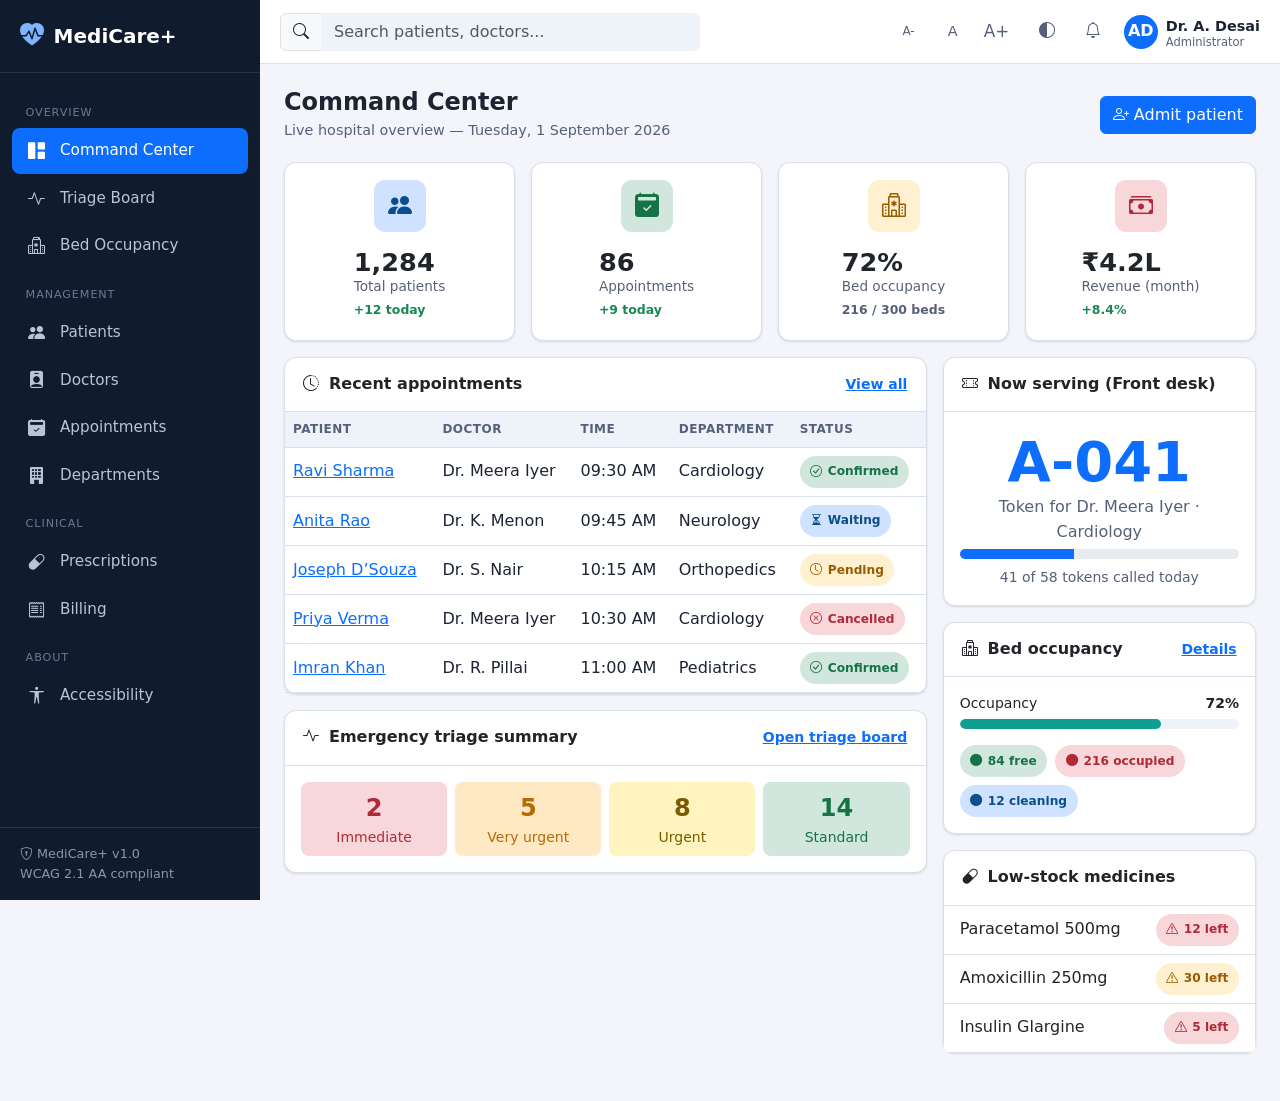
<file: index.html>
<!DOCTYPE html>
<html lang="en">
<head>
  <meta charset="UTF-8">
  <meta name="viewport" content="width=device-width, initial-scale=1">
  <title>Command Center — MediCare+</title>
  <meta name="description" content="MediCare+ command center dashboard: hospital statistics, token queue, bed occupancy and recent appointments.">
  <link href="https://cdn.jsdelivr.net/npm/bootstrap@5.3.3/dist/css/bootstrap.min.css" rel="stylesheet">
  <link href="https://cdn.jsdelivr.net/npm/bootstrap-icons@1.11.3/font/bootstrap-icons.min.css" rel="stylesheet">
  <link href="css/style.css" rel="stylesheet">
  <link href="css/theme-dark.css" rel="stylesheet">
  <link href="css/theme-contrast.css" rel="stylesheet">
</head>
<body>
  <a class="skip-link" href="#main-content">Skip to main content</a>

  <div class="app">
    <aside class="sidebar" id="sidebar" aria-label="Main navigation">
      <a class="sidebar-brand" href="index.html">
        <i class="bi bi-heart-pulse-fill" aria-hidden="true"></i>
        <span>MediCare+</span>
      </a>
      <nav class="sidebar-nav">
        <span class="sidebar-section-label">Overview</span>
        <a class="nav-link active" href="index.html" aria-current="page"><i class="bi bi-grid-1x2-fill" aria-hidden="true"></i> Command Center</a>
        <a class="nav-link" href="triage.html"><i class="bi bi-activity" aria-hidden="true"></i> Triage Board</a>
        <a class="nav-link" href="beds.html"><i class="bi bi-hospital" aria-hidden="true"></i> Bed Occupancy</a>
        <span class="sidebar-section-label">Management</span>
        <a class="nav-link" href="patients.html"><i class="bi bi-people-fill" aria-hidden="true"></i> Patients</a>
        <a class="nav-link" href="doctors.html"><i class="bi bi-person-badge-fill" aria-hidden="true"></i> Doctors</a>
        <a class="nav-link" href="appointments.html"><i class="bi bi-calendar2-check-fill" aria-hidden="true"></i> Appointments</a>
        <a class="nav-link" href="departments.html"><i class="bi bi-building-fill" aria-hidden="true"></i> Departments</a>
        <span class="sidebar-section-label">Clinical</span>
        <a class="nav-link" href="prescriptions.html"><i class="bi bi-capsule" aria-hidden="true"></i> Prescriptions</a>
        <a class="nav-link" href="billing.html"><i class="bi bi-receipt" aria-hidden="true"></i> Billing</a>
        <span class="sidebar-section-label">About</span>
        <a class="nav-link" href="accessibility.html"><i class="bi bi-universal-access" aria-hidden="true"></i> Accessibility</a>
      </nav>
      <div class="sidebar-footer">
        <i class="bi bi-shield-lock" aria-hidden="true"></i> MediCare+ v1.0<br>
        WCAG 2.1 AA compliant
      </div>
    </aside>

    <div class="main">
      <header class="topbar">
        <button class="icon-btn d-lg-none" id="menuBtn" aria-label="Toggle navigation" aria-expanded="false" aria-controls="sidebar" onclick="toggleSidebar()">
          <i class="bi bi-list" aria-hidden="true"></i>
        </button>
        <form class="search d-none d-md-block" role="search" aria-label="Global search">
          <div class="input-group">
            <span class="input-group-text"><i class="bi bi-search" aria-hidden="true"></i></span>
            <input class="form-control" type="search" placeholder="Search patients, doctors..." aria-label="Search">
          </div>
        </form>
        <div class="topbar-actions">
          <div class="d-none d-md-flex align-items-center gap-1 me-1" role="group" aria-label="Text size">
            <button class="icon-btn" style="font-size:0.75rem" type="button" onclick="setFont(15)" aria-label="Smaller text" title="Smaller text">A-</button>
            <button class="icon-btn" style="font-size:0.9rem" type="button" onclick="setFont(16)" aria-label="Default text size" title="Default text size">A</button>
            <button class="icon-btn" style="font-size:1.05rem" type="button" onclick="setFont(18)" aria-label="Larger text" title="Larger text">A+</button>
          </div>
          <div class="dropdown">
            <button class="icon-btn" data-bs-toggle="dropdown" aria-expanded="false" aria-label="Theme options" title="Change theme">
              <i class="bi bi-circle-half" aria-hidden="true"></i>
            </button>
            <ul class="dropdown-menu dropdown-menu-end">
              <li><button class="dropdown-item" type="button" onclick="setTheme('light')"><i class="bi bi-sun me-2" aria-hidden="true"></i>Light</button></li>
              <li><button class="dropdown-item" type="button" onclick="setTheme('dark')"><i class="bi bi-moon me-2" aria-hidden="true"></i>Dark</button></li>
              <li><button class="dropdown-item" type="button" onclick="setTheme('contrast')"><i class="bi bi-eye me-2" aria-hidden="true"></i>High contrast</button></li>
            </ul>
          </div>
          <button class="icon-btn" aria-label="Notifications" title="Notifications">
            <i class="bi bi-bell" aria-hidden="true"></i>
          </button>
          <div class="user-chip ms-1">
            <span class="avatar" aria-hidden="true">AD</span>
            <span class="d-none d-sm-block">
              <span class="name d-block">Dr. A. Desai</span>
              <span class="role d-block">Administrator</span>
            </span>
          </div>
        </div>
      </header>

      <main id="main-content" class="content" tabindex="-1">
        <div class="page-head">
          <div>
            <h1>Command Center</h1>
            <p class="subtitle">Live hospital overview — Tuesday, 1 September 2026</p>
          </div>
          <a class="btn btn-primary" href="add-patient.html"><i class="bi bi-person-plus" aria-hidden="true"></i> Admit patient</a>
        </div>

        <!-- Stat cards -->
        <div class="row g-3 mb-3">
          <div class="col-6 col-xl-3">
            <div class="card stat-card">
              <span class="icon icon-blue"><i class="bi bi-people-fill" aria-hidden="true"></i></span>
              <div>
                <div class="value">1,284</div>
                <div class="label">Total patients</div>
                <span class="delta text-success">+12 today</span>
              </div>
            </div>
          </div>
          <div class="col-6 col-xl-3">
            <div class="card stat-card">
              <span class="icon icon-teal"><i class="bi bi-calendar2-check-fill" aria-hidden="true"></i></span>
              <div>
                <div class="value">86</div>
                <div class="label">Appointments</div>
                <span class="delta text-success">+9 today</span>
              </div>
            </div>
          </div>
          <div class="col-6 col-xl-3">
            <div class="card stat-card">
              <span class="icon icon-amber"><i class="bi bi-hospital" aria-hidden="true"></i></span>
              <div>
                <div class="value">72%</div>
                <div class="label">Bed occupancy</div>
                <span class="delta text-muted-2">216 / 300 beds</span>
              </div>
            </div>
          </div>
          <div class="col-6 col-xl-3">
            <div class="card stat-card">
              <span class="icon icon-red"><i class="bi bi-cash-stack" aria-hidden="true"></i></span>
              <div>
                <div class="value">&#8377;4.2L</div>
                <div class="label">Revenue (month)</div>
                <span class="delta text-success">+8.4%</span>
              </div>
            </div>
          </div>
        </div>

        <div class="row g-3">
          <!-- Now serving -->
          <div class="col-12 col-lg-8">
            <div class="card mb-3">
              <div class="card-header d-flex align-items-center justify-content-between">
                <span><i class="bi bi-clock-history me-1" aria-hidden="true"></i> Recent appointments</span>
                <a href="appointments.html" class="small">View all</a>
              </div>
              <div class="table-responsive">
                <table class="table table-hover align-middle">
                  <thead>
                    <tr>
                      <th scope="col">Patient</th>
                      <th scope="col">Doctor</th>
                      <th scope="col">Time</th>
                      <th scope="col">Department</th>
                      <th scope="col">Status</th>
                    </tr>
                  </thead>
                  <tbody>
                    <tr>
                      <td><a href="patient-profile.html">Ravi Sharma</a></td>
                      <td>Dr. Meera Iyer</td>
                      <td>09:30 AM</td>
                      <td>Cardiology</td>
                      <td><span class="badge-status ok"><i class="bi bi-check-circle" aria-hidden="true"></i> Confirmed</span></td>
                    </tr>
                    <tr>
                      <td><a href="patient-profile.html">Anita Rao</a></td>
                      <td>Dr. K. Menon</td>
                      <td>09:45 AM</td>
                      <td>Neurology</td>
                      <td><span class="badge-status info"><i class="bi bi-hourglass-split" aria-hidden="true"></i> Waiting</span></td>
                    </tr>
                    <tr>
                      <td><a href="patient-profile.html">Joseph D&rsquo;Souza</a></td>
                      <td>Dr. S. Nair</td>
                      <td>10:15 AM</td>
                      <td>Orthopedics</td>
                      <td><span class="badge-status warn"><i class="bi bi-clock" aria-hidden="true"></i> Pending</span></td>
                    </tr>
                    <tr>
                      <td><a href="patient-profile.html">Priya Verma</a></td>
                      <td>Dr. Meera Iyer</td>
                      <td>10:30 AM</td>
                      <td>Cardiology</td>
                      <td><span class="badge-status danger"><i class="bi bi-x-circle" aria-hidden="true"></i> Cancelled</span></td>
                    </tr>
                    <tr>
                      <td><a href="patient-profile.html">Imran Khan</a></td>
                      <td>Dr. R. Pillai</td>
                      <td>11:00 AM</td>
                      <td>Pediatrics</td>
                      <td><span class="badge-status ok"><i class="bi bi-check-circle" aria-hidden="true"></i> Confirmed</span></td>
                    </tr>
                  </tbody>
                </table>
              </div>
            </div>

            <!-- Triage summary -->
            <div class="card">
              <div class="card-header d-flex align-items-center justify-content-between">
                <span><i class="bi bi-activity me-1" aria-hidden="true"></i> Emergency triage summary</span>
                <a href="triage.html" class="small">Open triage board</a>
              </div>
              <div class="card-body">
                <div class="row g-2 text-center">
                  <div class="col-6 col-md-3">
                    <div class="rounded-3 p-2" style="background:var(--triage-red-bg);color:var(--triage-red);">
                      <div class="fw-bold fs-4">2</div><div class="small">Immediate</div>
                    </div>
                  </div>
                  <div class="col-6 col-md-3">
                    <div class="rounded-3 p-2" style="background:var(--triage-amber-bg);color:var(--triage-amber);">
                      <div class="fw-bold fs-4">5</div><div class="small">Very urgent</div>
                    </div>
                  </div>
                  <div class="col-6 col-md-3">
                    <div class="rounded-3 p-2" style="background:var(--triage-yellow-bg);color:var(--triage-yellow);">
                      <div class="fw-bold fs-4">8</div><div class="small">Urgent</div>
                    </div>
                  </div>
                  <div class="col-6 col-md-3">
                    <div class="rounded-3 p-2" style="background:var(--triage-green-bg);color:var(--triage-green);">
                      <div class="fw-bold fs-4">14</div><div class="small">Standard</div>
                    </div>
                  </div>
                </div>
              </div>
            </div>
          </div>

          <!-- Right column -->
          <div class="col-12 col-lg-4">
            <div class="card mb-3">
              <div class="card-header"><i class="bi bi-ticket-perforated me-1" aria-hidden="true"></i> Now serving (Front desk)</div>
              <div class="card-body text-center">
                <div class="display-4 fw-bold text-primary" aria-hidden="true">A-041</div>
                <p class="text-muted-2 mb-1">Token for Dr. Meera Iyer &middot; Cardiology</p>
                <div class="progress" style="height:10px;" role="progressbar" aria-label="Queue progress" aria-valuenow="41" aria-valuemin="0" aria-valuemax="100">
                  <div class="progress-bar" style="width:41%"></div>
                </div>
                <div class="small text-muted-2 mt-2">41 of 58 tokens called today</div>
              </div>
            </div>

            <div class="card mb-3">
              <div class="card-header d-flex justify-content-between align-items-center">
                <span><i class="bi bi-hospital me-1" aria-hidden="true"></i> Bed occupancy</span>
                <a href="beds.html" class="small">Details</a>
              </div>
              <div class="card-body">
                <div class="d-flex justify-content-between small mb-1">
                  <span>Occupancy</span><strong>72%</strong>
                </div>
                <div class="occupancy-meter mb-3"><div style="width:72%"></div></div>
                <div class="d-flex gap-2 flex-wrap">
                  <span class="badge-status ok"><i class="bi bi-circle-fill" aria-hidden="true"></i> 84 free</span>
                  <span class="badge-status danger"><i class="bi bi-circle-fill" aria-hidden="true"></i> 216 occupied</span>
                  <span class="badge-status info"><i class="bi bi-circle-fill" aria-hidden="true"></i> 12 cleaning</span>
                </div>
              </div>
            </div>

            <div class="card">
              <div class="card-header"><i class="bi bi-capsule me-1" aria-hidden="true"></i> Low-stock medicines</div>
              <ul class="list-group list-group-flush">
                <li class="list-group-item d-flex justify-content-between align-items-center">
                  Paracetamol 500mg
                  <span class="badge-status danger"><i class="bi bi-exclamation-triangle" aria-hidden="true"></i> 12 left</span>
                </li>
                <li class="list-group-item d-flex justify-content-between align-items-center">
                  Amoxicillin 250mg
                  <span class="badge-status warn"><i class="bi bi-exclamation-triangle" aria-hidden="true"></i> 30 left</span>
                </li>
                <li class="list-group-item d-flex justify-content-between align-items-center">
                  Insulin Glargine
                  <span class="badge-status danger"><i class="bi bi-exclamation-triangle" aria-hidden="true"></i> 5 left</span>
                </li>
              </ul>
            </div>
          </div>
        </div>
      </main>
    </div>
  </div>

  <script src="https://cdn.jsdelivr.net/npm/bootstrap@5.3.3/dist/js/bootstrap.bundle.min.js"></script>
  <script>
    (function () {
      var t = localStorage.getItem('mc-theme');
      if (t && t !== 'light') document.documentElement.setAttribute('data-theme', t);
      var f = localStorage.getItem('mc-fs');
      if (f) document.documentElement.style.fontSize = f + 'px';

      window.setTheme = function (t) {
        if (t === 'light') document.documentElement.removeAttribute('data-theme');
        else document.documentElement.setAttribute('data-theme', t);
        localStorage.setItem('mc-theme', t);
      };
      window.setFont = function (p) {
        document.documentElement.style.fontSize = p + 'px';
        localStorage.setItem('mc-fs', p);
      };
      window.toggleSidebar = function () {
        var s = document.getElementById('sidebar');
        var b = document.getElementById('menuBtn');
        var open = s.classList.toggle('show');
        if (b) b.setAttribute('aria-expanded', open ? 'true' : 'false');
      };
    })();
  </script>
</body>
</html>
</file>
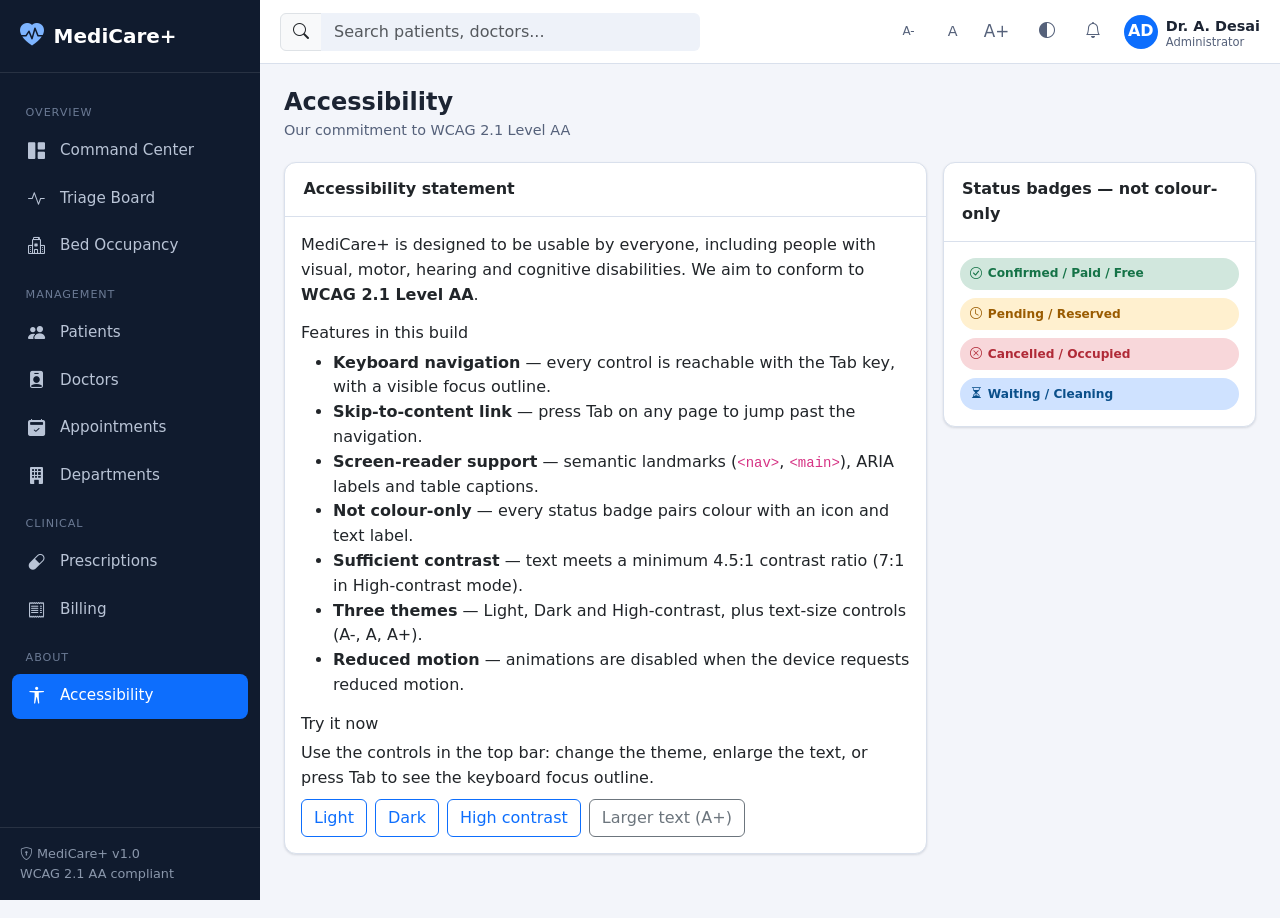
<file: accessibility.html>
<!DOCTYPE html>
<html lang="en">
<head>
  <meta charset="UTF-8">
  <meta name="viewport" content="width=device-width, initial-scale=1">
  <title>Accessibility — MediCare+</title>
  <meta name="description" content="Accessibility statement and WCAG 2.1 AA conformance features.">
  <link href="https://cdn.jsdelivr.net/npm/bootstrap@5.3.3/dist/css/bootstrap.min.css" rel="stylesheet">
  <link href="https://cdn.jsdelivr.net/npm/bootstrap-icons@1.11.3/font/bootstrap-icons.min.css" rel="stylesheet">
  <link href="css/style.css" rel="stylesheet">
  <link href="css/theme-dark.css" rel="stylesheet">
  <link href="css/theme-contrast.css" rel="stylesheet">
</head>
<body>
  <a class="skip-link" href="#main-content">Skip to main content</a>

  <div class="app">
    <aside class="sidebar" id="sidebar" aria-label="Main navigation">
      <a class="sidebar-brand" href="index.html">
        <i class="bi bi-heart-pulse-fill" aria-hidden="true"></i>
        <span>MediCare+</span>
      </a>
      <nav class="sidebar-nav">
        <span class="sidebar-section-label">Overview</span>
        <a class="nav-link" href="index.html"><i class="bi bi-grid-1x2-fill" aria-hidden="true"></i> Command Center</a>
        <a class="nav-link" href="triage.html"><i class="bi bi-activity" aria-hidden="true"></i> Triage Board</a>
        <a class="nav-link" href="beds.html"><i class="bi bi-hospital" aria-hidden="true"></i> Bed Occupancy</a>
        <span class="sidebar-section-label">Management</span>
        <a class="nav-link" href="patients.html"><i class="bi bi-people-fill" aria-hidden="true"></i> Patients</a>
        <a class="nav-link" href="doctors.html"><i class="bi bi-person-badge-fill" aria-hidden="true"></i> Doctors</a>
        <a class="nav-link" href="appointments.html"><i class="bi bi-calendar2-check-fill" aria-hidden="true"></i> Appointments</a>
        <a class="nav-link" href="departments.html"><i class="bi bi-building-fill" aria-hidden="true"></i> Departments</a>
        <span class="sidebar-section-label">Clinical</span>
        <a class="nav-link" href="prescriptions.html"><i class="bi bi-capsule" aria-hidden="true"></i> Prescriptions</a>
        <a class="nav-link" href="billing.html"><i class="bi bi-receipt" aria-hidden="true"></i> Billing</a>
        <span class="sidebar-section-label">About</span>
        <a class="nav-link active" aria-current="page" href="accessibility.html"><i class="bi bi-universal-access" aria-hidden="true"></i> Accessibility</a>
      </nav>
      <div class="sidebar-footer">
        <i class="bi bi-shield-lock" aria-hidden="true"></i> MediCare+ v1.0<br>
        WCAG 2.1 AA compliant
      </div>
    </aside>

    <div class="main">
      <header class="topbar">
        <button class="icon-btn d-lg-none" id="menuBtn" aria-label="Toggle navigation" aria-expanded="false" aria-controls="sidebar" onclick="toggleSidebar()">
          <i class="bi bi-list" aria-hidden="true"></i>
        </button>
        <form class="search d-none d-md-block" role="search" aria-label="Global search">
          <div class="input-group">
            <span class="input-group-text"><i class="bi bi-search" aria-hidden="true"></i></span>
            <input class="form-control" type="search" placeholder="Search patients, doctors..." aria-label="Search">
          </div>
        </form>
        <div class="topbar-actions">
          <div class="d-none d-md-flex align-items-center gap-1 me-1" role="group" aria-label="Text size">
            <button class="icon-btn" style="font-size:0.75rem" type="button" onclick="setFont(15)" aria-label="Smaller text" title="Smaller text">A-</button>
            <button class="icon-btn" style="font-size:0.9rem" type="button" onclick="setFont(16)" aria-label="Default text size" title="Default text size">A</button>
            <button class="icon-btn" style="font-size:1.05rem" type="button" onclick="setFont(18)" aria-label="Larger text" title="Larger text">A+</button>
          </div>
          <div class="dropdown">
            <button class="icon-btn" data-bs-toggle="dropdown" aria-expanded="false" aria-label="Theme options" title="Change theme">
              <i class="bi bi-circle-half" aria-hidden="true"></i>
            </button>
            <ul class="dropdown-menu dropdown-menu-end">
              <li><button class="dropdown-item" type="button" onclick="setTheme('light')"><i class="bi bi-sun me-2" aria-hidden="true"></i>Light</button></li>
              <li><button class="dropdown-item" type="button" onclick="setTheme('dark')"><i class="bi bi-moon me-2" aria-hidden="true"></i>Dark</button></li>
              <li><button class="dropdown-item" type="button" onclick="setTheme('contrast')"><i class="bi bi-eye me-2" aria-hidden="true"></i>High contrast</button></li>
            </ul>
          </div>
          <button class="icon-btn" aria-label="Notifications" title="Notifications">
            <i class="bi bi-bell" aria-hidden="true"></i>
          </button>
          <div class="user-chip ms-1">
            <span class="avatar" aria-hidden="true">AD</span>
            <span class="d-none d-sm-block">
              <span class="name d-block">Dr. A. Desai</span>
              <span class="role d-block">Administrator</span>
            </span>
          </div>
        </div>
      </header>

      <main id="main-content" class="content" tabindex="-1">
        <div class="page-head">
          <div>
            <h1>Accessibility</h1>
            <p class="subtitle">Our commitment to WCAG 2.1 Level AA</p>
          </div>
        </div>

        <div class="row g-3">
          <div class="col-12 col-lg-8">
            <div class="card mb-3">
              <div class="card-header">Accessibility statement</div>
              <div class="card-body">
                <p>MediCare+ is designed to be usable by everyone, including people with visual, motor, hearing and cognitive disabilities. We aim to conform to <strong>WCAG 2.1 Level AA</strong>.</p>
                <h2 class="h6 mt-3">Features in this build</h2>
                <ul>
                  <li><strong>Keyboard navigation</strong> — every control is reachable with the Tab key, with a visible focus outline.</li>
                  <li><strong>Skip-to-content link</strong> — press Tab on any page to jump past the navigation.</li>
                  <li><strong>Screen-reader support</strong> — semantic landmarks (<code>&lt;nav&gt;</code>, <code>&lt;main&gt;</code>), ARIA labels and table captions.</li>
                  <li><strong>Not colour-only</strong> — every status badge pairs colour with an icon and text label.</li>
                  <li><strong>Sufficient contrast</strong> — text meets a minimum 4.5:1 contrast ratio (7:1 in High-contrast mode).</li>
                  <li><strong>Three themes</strong> — Light, Dark and High-contrast, plus text-size controls (A-, A, A+).</li>
                  <li><strong>Reduced motion</strong> — animations are disabled when the device requests reduced motion.</li>
                </ul>
                <h2 class="h6 mt-3">Try it now</h2>
                <p class="mb-2">Use the controls in the top bar: change the theme, enlarge the text, or press Tab to see the keyboard focus outline.</p>
                <div class="d-flex gap-2 flex-wrap">
                  <button class="btn btn-outline-primary" type="button" onclick="setTheme('light')">Light</button>
                  <button class="btn btn-outline-primary" type="button" onclick="setTheme('dark')">Dark</button>
                  <button class="btn btn-outline-primary" type="button" onclick="setTheme('contrast')">High contrast</button>
                  <button class="btn btn-outline-secondary" type="button" onclick="setFont(18)">Larger text (A+)</button>
                </div>
              </div>
            </div>
          </div>

          <div class="col-12 col-lg-4">
            <div class="card">
              <div class="card-header">Status badges — not colour-only</div>
              <div class="card-body d-flex flex-column gap-2">
                <span class="badge-status ok"><i class="bi bi-check-circle" aria-hidden="true"></i> Confirmed / Paid / Free</span>
                <span class="badge-status warn"><i class="bi bi-clock" aria-hidden="true"></i> Pending / Reserved</span>
                <span class="badge-status danger"><i class="bi bi-x-circle" aria-hidden="true"></i> Cancelled / Occupied</span>
                <span class="badge-status info"><i class="bi bi-hourglass-split" aria-hidden="true"></i> Waiting / Cleaning</span>
              </div>
            </div>
          </div>
        </div>
      </main>
    </div>
  </div>

  <script src="https://cdn.jsdelivr.net/npm/bootstrap@5.3.3/dist/js/bootstrap.bundle.min.js"></script>
  <script>
    (function () {
      var t = localStorage.getItem('mc-theme');
      if (t && t !== 'light') document.documentElement.setAttribute('data-theme', t);
      var f = localStorage.getItem('mc-fs');
      if (f) document.documentElement.style.fontSize = f + 'px';
      window.setTheme = function (t) {
        if (t === 'light') document.documentElement.removeAttribute('data-theme');
        else document.documentElement.setAttribute('data-theme', t);
        localStorage.setItem('mc-theme', t);
      };
      window.setFont = function (p) {
        document.documentElement.style.fontSize = p + 'px';
        localStorage.setItem('mc-fs', p);
      };
      window.toggleSidebar = function () {
        var s = document.getElementById('sidebar');
        var b = document.getElementById('menuBtn');
        var open = s.classList.toggle('show');
        if (b) b.setAttribute('aria-expanded', open ? 'true' : 'false');
      };
    })();
  </script>
</body>
</html>
</file>
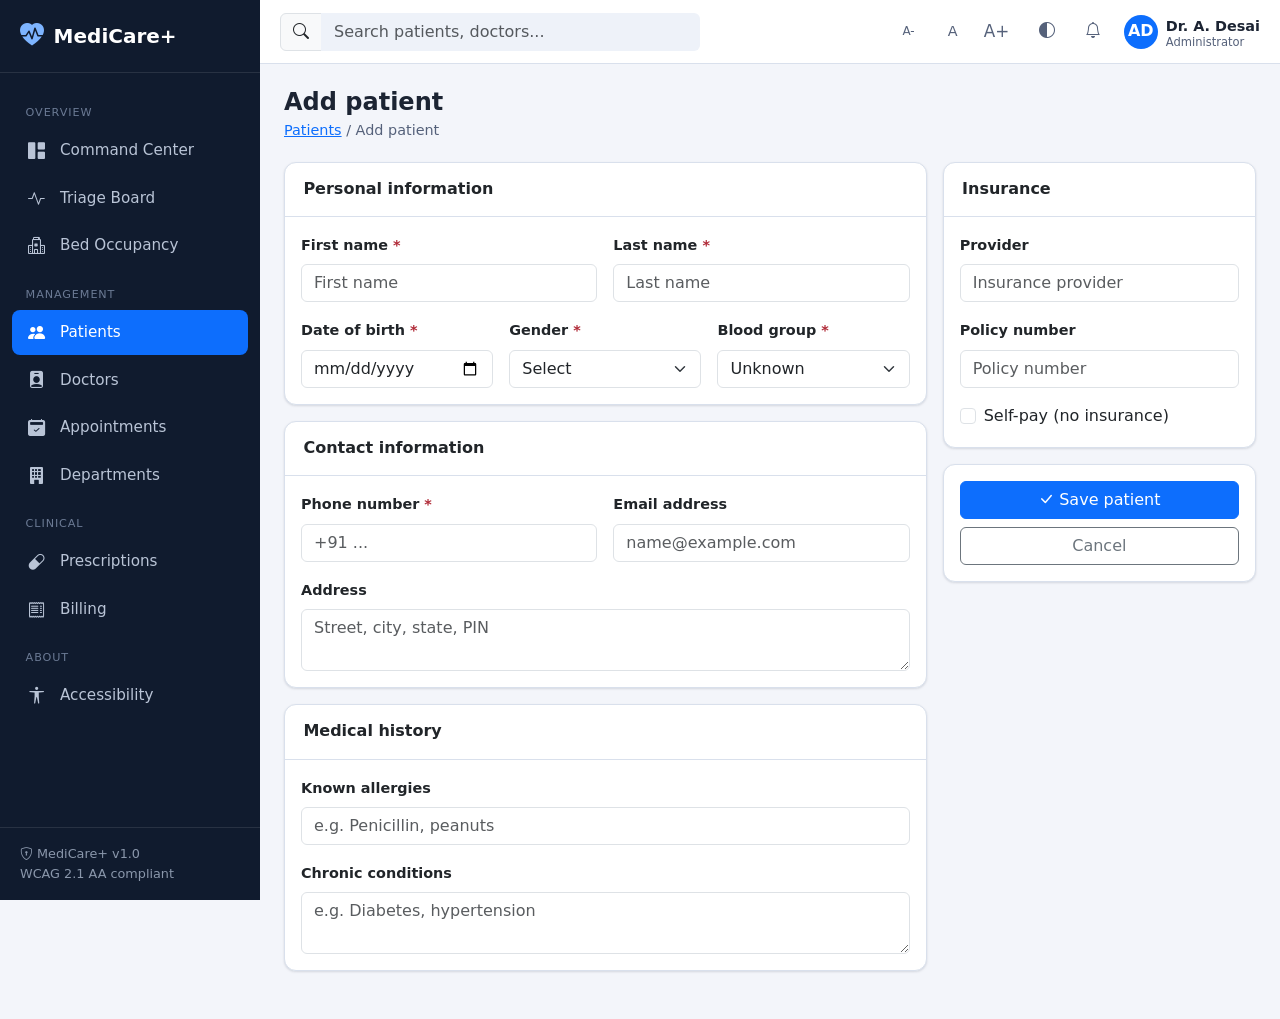
<file: add-patient.html>
<!DOCTYPE html>
<html lang="en">
<head>
  <meta charset="UTF-8">
  <meta name="viewport" content="width=device-width, initial-scale=1">
  <title>Add patient — MediCare+</title>
  <meta name="description" content="Register a new patient record.">
  <link href="https://cdn.jsdelivr.net/npm/bootstrap@5.3.3/dist/css/bootstrap.min.css" rel="stylesheet">
  <link href="https://cdn.jsdelivr.net/npm/bootstrap-icons@1.11.3/font/bootstrap-icons.min.css" rel="stylesheet">
  <link href="css/style.css" rel="stylesheet">
  <link href="css/theme-dark.css" rel="stylesheet">
  <link href="css/theme-contrast.css" rel="stylesheet">
</head>
<body>
  <a class="skip-link" href="#main-content">Skip to main content</a>

  <div class="app">
    <aside class="sidebar" id="sidebar" aria-label="Main navigation">
      <a class="sidebar-brand" href="index.html">
        <i class="bi bi-heart-pulse-fill" aria-hidden="true"></i>
        <span>MediCare+</span>
      </a>
      <nav class="sidebar-nav">
        <span class="sidebar-section-label">Overview</span>
        <a class="nav-link" href="index.html"><i class="bi bi-grid-1x2-fill" aria-hidden="true"></i> Command Center</a>
        <a class="nav-link" href="triage.html"><i class="bi bi-activity" aria-hidden="true"></i> Triage Board</a>
        <a class="nav-link" href="beds.html"><i class="bi bi-hospital" aria-hidden="true"></i> Bed Occupancy</a>
        <span class="sidebar-section-label">Management</span>
        <a class="nav-link active" aria-current="page" href="patients.html"><i class="bi bi-people-fill" aria-hidden="true"></i> Patients</a>
        <a class="nav-link" href="doctors.html"><i class="bi bi-person-badge-fill" aria-hidden="true"></i> Doctors</a>
        <a class="nav-link" href="appointments.html"><i class="bi bi-calendar2-check-fill" aria-hidden="true"></i> Appointments</a>
        <a class="nav-link" href="departments.html"><i class="bi bi-building-fill" aria-hidden="true"></i> Departments</a>
        <span class="sidebar-section-label">Clinical</span>
        <a class="nav-link" href="prescriptions.html"><i class="bi bi-capsule" aria-hidden="true"></i> Prescriptions</a>
        <a class="nav-link" href="billing.html"><i class="bi bi-receipt" aria-hidden="true"></i> Billing</a>
        <span class="sidebar-section-label">About</span>
        <a class="nav-link" href="accessibility.html"><i class="bi bi-universal-access" aria-hidden="true"></i> Accessibility</a>
      </nav>
      <div class="sidebar-footer">
        <i class="bi bi-shield-lock" aria-hidden="true"></i> MediCare+ v1.0<br>
        WCAG 2.1 AA compliant
      </div>
    </aside>

    <div class="main">
      <header class="topbar">
        <button class="icon-btn d-lg-none" id="menuBtn" aria-label="Toggle navigation" aria-expanded="false" aria-controls="sidebar" onclick="toggleSidebar()">
          <i class="bi bi-list" aria-hidden="true"></i>
        </button>
        <form class="search d-none d-md-block" role="search" aria-label="Global search">
          <div class="input-group">
            <span class="input-group-text"><i class="bi bi-search" aria-hidden="true"></i></span>
            <input class="form-control" type="search" placeholder="Search patients, doctors..." aria-label="Search">
          </div>
        </form>
        <div class="topbar-actions">
          <div class="d-none d-md-flex align-items-center gap-1 me-1" role="group" aria-label="Text size">
            <button class="icon-btn" style="font-size:0.75rem" type="button" onclick="setFont(15)" aria-label="Smaller text" title="Smaller text">A-</button>
            <button class="icon-btn" style="font-size:0.9rem" type="button" onclick="setFont(16)" aria-label="Default text size" title="Default text size">A</button>
            <button class="icon-btn" style="font-size:1.05rem" type="button" onclick="setFont(18)" aria-label="Larger text" title="Larger text">A+</button>
          </div>
          <div class="dropdown">
            <button class="icon-btn" data-bs-toggle="dropdown" aria-expanded="false" aria-label="Theme options" title="Change theme">
              <i class="bi bi-circle-half" aria-hidden="true"></i>
            </button>
            <ul class="dropdown-menu dropdown-menu-end">
              <li><button class="dropdown-item" type="button" onclick="setTheme('light')"><i class="bi bi-sun me-2" aria-hidden="true"></i>Light</button></li>
              <li><button class="dropdown-item" type="button" onclick="setTheme('dark')"><i class="bi bi-moon me-2" aria-hidden="true"></i>Dark</button></li>
              <li><button class="dropdown-item" type="button" onclick="setTheme('contrast')"><i class="bi bi-eye me-2" aria-hidden="true"></i>High contrast</button></li>
            </ul>
          </div>
          <button class="icon-btn" aria-label="Notifications" title="Notifications">
            <i class="bi bi-bell" aria-hidden="true"></i>
          </button>
          <div class="user-chip ms-1">
            <span class="avatar" aria-hidden="true">AD</span>
            <span class="d-none d-sm-block">
              <span class="name d-block">Dr. A. Desai</span>
              <span class="role d-block">Administrator</span>
            </span>
          </div>
        </div>
      </header>

      <main id="main-content" class="content" tabindex="-1">
        <div class="page-head">
          <div>
            <h1>Add patient</h1>
            <p class="subtitle"><a href="patients.html">Patients</a> / Add patient</p>
          </div>
        </div>

        <form>
          <div class="row g-3">
            <div class="col-12 col-xl-8">
              <div class="card mb-3">
                <div class="card-header">Personal information</div>
                <div class="card-body">
                  <div class="row g-3">
                    <div class="col-md-6">
                      <label class="form-label required" for="ap-first">First name</label>
                      <input type="text" class="form-control" id="ap-first" placeholder="First name" required>
                    </div>
                    <div class="col-md-6">
                      <label class="form-label required" for="ap-last">Last name</label>
                      <input type="text" class="form-control" id="ap-last" placeholder="Last name" required>
                    </div>
                    <div class="col-md-4">
                      <label class="form-label required" for="ap-dob">Date of birth</label>
                      <input type="date" class="form-control" id="ap-dob" required>
                    </div>
                    <div class="col-md-4">
                      <label class="form-label required" for="ap-gender">Gender</label>
                      <select class="form-select" id="ap-gender" required>
                        <option value="">Select</option>
                        <option>Male</option>
                        <option>Female</option>
                        <option>Other</option>
                      </select>
                    </div>
                    <div class="col-md-4">
                      <label class="form-label required" for="ap-blood">Blood group</label>
                      <select class="form-select" id="ap-blood">
                        <option value="">Unknown</option>
                        <option>O+</option><option>A+</option><option>B+</option><option>AB+</option>
                        <option>O-</option><option>A-</option><option>B-</option><option>AB-</option>
                      </select>
                    </div>
                  </div>
                </div>
              </div>

              <div class="card mb-3">
                <div class="card-header">Contact information</div>
                <div class="card-body">
                  <div class="row g-3">
                    <div class="col-md-6">
                      <label class="form-label required" for="ap-phone">Phone number</label>
                      <input type="tel" class="form-control" id="ap-phone" placeholder="+91 ..." required>
                    </div>
                    <div class="col-md-6">
                      <label class="form-label" for="ap-email">Email address</label>
                      <input type="email" class="form-control" id="ap-email" placeholder="name@example.com">
                    </div>
                    <div class="col-12">
                      <label class="form-label" for="ap-address">Address</label>
                      <textarea class="form-control" id="ap-address" rows="2" placeholder="Street, city, state, PIN"></textarea>
                    </div>
                  </div>
                </div>
              </div>

              <div class="card">
                <div class="card-header">Medical history</div>
                <div class="card-body">
                  <div class="row g-3">
                    <div class="col-12">
                      <label class="form-label" for="ap-allergies">Known allergies</label>
                      <input type="text" class="form-control" id="ap-allergies" placeholder="e.g. Penicillin, peanuts">
                    </div>
                    <div class="col-12">
                      <label class="form-label" for="ap-chronic">Chronic conditions</label>
                      <textarea class="form-control" id="ap-chronic" rows="2" placeholder="e.g. Diabetes, hypertension"></textarea>
                    </div>
                  </div>
                </div>
              </div>
            </div>

            <div class="col-12 col-xl-4">
              <div class="card mb-3">
                <div class="card-header">Insurance</div>
                <div class="card-body">
                  <div class="mb-3">
                    <label class="form-label" for="ap-ins-provider">Provider</label>
                    <input type="text" class="form-control" id="ap-ins-provider" placeholder="Insurance provider">
                  </div>
                  <div class="mb-3">
                    <label class="form-label" for="ap-ins-policy">Policy number</label>
                    <input type="text" class="form-control" id="ap-ins-policy" placeholder="Policy number">
                  </div>
                  <div class="form-check">
                    <input class="form-check-input" type="checkbox" id="ap-self-pay">
                    <label class="form-check-label" for="ap-self-pay">Self-pay (no insurance)</label>
                  </div>
                </div>
              </div>

              <div class="card">
                <div class="card-body d-grid gap-2">
                  <button type="submit" class="btn btn-primary"><i class="bi bi-check-lg" aria-hidden="true"></i> Save patient</button>
                  <a class="btn btn-outline-secondary" href="patients.html">Cancel</a>
                </div>
              </div>
            </div>
          </div>
        </form>
      </main>
    </div>
  </div>

  <script src="https://cdn.jsdelivr.net/npm/bootstrap@5.3.3/dist/js/bootstrap.bundle.min.js"></script>
  <script>
    (function () {
      var t = localStorage.getItem('mc-theme');
      if (t && t !== 'light') document.documentElement.setAttribute('data-theme', t);
      var f = localStorage.getItem('mc-fs');
      if (f) document.documentElement.style.fontSize = f + 'px';
      window.setTheme = function (t) {
        if (t === 'light') document.documentElement.removeAttribute('data-theme');
        else document.documentElement.setAttribute('data-theme', t);
        localStorage.setItem('mc-theme', t);
      };
      window.setFont = function (p) {
        document.documentElement.style.fontSize = p + 'px';
        localStorage.setItem('mc-fs', p);
      };
      window.toggleSidebar = function () {
        var s = document.getElementById('sidebar');
        var b = document.getElementById('menuBtn');
        var open = s.classList.toggle('show');
        if (b) b.setAttribute('aria-expanded', open ? 'true' : 'false');
      };
    })();
  </script>
</body>
</html>
</file>
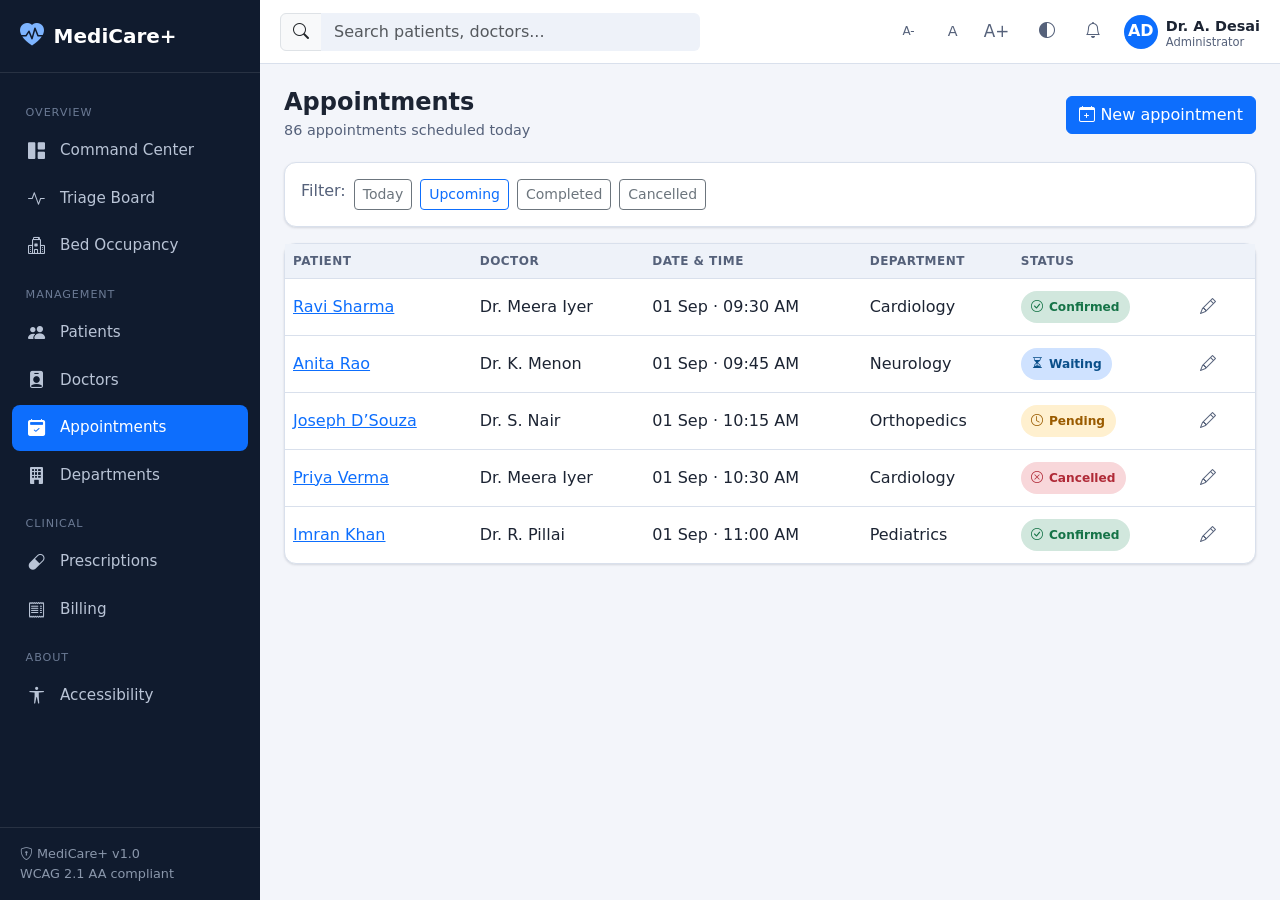
<file: appointments.html>
<!DOCTYPE html>
<html lang="en">
<head>
  <meta charset="UTF-8">
  <meta name="viewport" content="width=device-width, initial-scale=1">
  <title>Appointments — MediCare+</title>
  <meta name="description" content="Manage and book appointments.">
  <link href="https://cdn.jsdelivr.net/npm/bootstrap@5.3.3/dist/css/bootstrap.min.css" rel="stylesheet">
  <link href="https://cdn.jsdelivr.net/npm/bootstrap-icons@1.11.3/font/bootstrap-icons.min.css" rel="stylesheet">
  <link href="css/style.css" rel="stylesheet">
  <link href="css/theme-dark.css" rel="stylesheet">
  <link href="css/theme-contrast.css" rel="stylesheet">
</head>
<body>
  <a class="skip-link" href="#main-content">Skip to main content</a>

  <div class="app">
    <aside class="sidebar" id="sidebar" aria-label="Main navigation">
      <a class="sidebar-brand" href="index.html">
        <i class="bi bi-heart-pulse-fill" aria-hidden="true"></i>
        <span>MediCare+</span>
      </a>
      <nav class="sidebar-nav">
        <span class="sidebar-section-label">Overview</span>
        <a class="nav-link" href="index.html"><i class="bi bi-grid-1x2-fill" aria-hidden="true"></i> Command Center</a>
        <a class="nav-link" href="triage.html"><i class="bi bi-activity" aria-hidden="true"></i> Triage Board</a>
        <a class="nav-link" href="beds.html"><i class="bi bi-hospital" aria-hidden="true"></i> Bed Occupancy</a>
        <span class="sidebar-section-label">Management</span>
        <a class="nav-link" href="patients.html"><i class="bi bi-people-fill" aria-hidden="true"></i> Patients</a>
        <a class="nav-link" href="doctors.html"><i class="bi bi-person-badge-fill" aria-hidden="true"></i> Doctors</a>
        <a class="nav-link active" aria-current="page" href="appointments.html"><i class="bi bi-calendar2-check-fill" aria-hidden="true"></i> Appointments</a>
        <a class="nav-link" href="departments.html"><i class="bi bi-building-fill" aria-hidden="true"></i> Departments</a>
        <span class="sidebar-section-label">Clinical</span>
        <a class="nav-link" href="prescriptions.html"><i class="bi bi-capsule" aria-hidden="true"></i> Prescriptions</a>
        <a class="nav-link" href="billing.html"><i class="bi bi-receipt" aria-hidden="true"></i> Billing</a>
        <span class="sidebar-section-label">About</span>
        <a class="nav-link" href="accessibility.html"><i class="bi bi-universal-access" aria-hidden="true"></i> Accessibility</a>
      </nav>
      <div class="sidebar-footer">
        <i class="bi bi-shield-lock" aria-hidden="true"></i> MediCare+ v1.0<br>
        WCAG 2.1 AA compliant
      </div>
    </aside>

    <div class="main">
      <header class="topbar">
        <button class="icon-btn d-lg-none" id="menuBtn" aria-label="Toggle navigation" aria-expanded="false" aria-controls="sidebar" onclick="toggleSidebar()">
          <i class="bi bi-list" aria-hidden="true"></i>
        </button>
        <form class="search d-none d-md-block" role="search" aria-label="Global search">
          <div class="input-group">
            <span class="input-group-text"><i class="bi bi-search" aria-hidden="true"></i></span>
            <input class="form-control" type="search" placeholder="Search patients, doctors..." aria-label="Search">
          </div>
        </form>
        <div class="topbar-actions">
          <div class="d-none d-md-flex align-items-center gap-1 me-1" role="group" aria-label="Text size">
            <button class="icon-btn" style="font-size:0.75rem" type="button" onclick="setFont(15)" aria-label="Smaller text" title="Smaller text">A-</button>
            <button class="icon-btn" style="font-size:0.9rem" type="button" onclick="setFont(16)" aria-label="Default text size" title="Default text size">A</button>
            <button class="icon-btn" style="font-size:1.05rem" type="button" onclick="setFont(18)" aria-label="Larger text" title="Larger text">A+</button>
          </div>
          <div class="dropdown">
            <button class="icon-btn" data-bs-toggle="dropdown" aria-expanded="false" aria-label="Theme options" title="Change theme">
              <i class="bi bi-circle-half" aria-hidden="true"></i>
            </button>
            <ul class="dropdown-menu dropdown-menu-end">
              <li><button class="dropdown-item" type="button" onclick="setTheme('light')"><i class="bi bi-sun me-2" aria-hidden="true"></i>Light</button></li>
              <li><button class="dropdown-item" type="button" onclick="setTheme('dark')"><i class="bi bi-moon me-2" aria-hidden="true"></i>Dark</button></li>
              <li><button class="dropdown-item" type="button" onclick="setTheme('contrast')"><i class="bi bi-eye me-2" aria-hidden="true"></i>High contrast</button></li>
            </ul>
          </div>
          <button class="icon-btn" aria-label="Notifications" title="Notifications">
            <i class="bi bi-bell" aria-hidden="true"></i>
          </button>
          <div class="user-chip ms-1">
            <span class="avatar" aria-hidden="true">AD</span>
            <span class="d-none d-sm-block">
              <span class="name d-block">Dr. A. Desai</span>
              <span class="role d-block">Administrator</span>
            </span>
          </div>
        </div>
      </header>

      <main id="main-content" class="content" tabindex="-1">
        <div class="page-head">
          <div>
            <h1>Appointments</h1>
            <p class="subtitle">86 appointments scheduled today</p>
          </div>
          <button class="btn btn-primary" data-bs-toggle="modal" data-bs-target="#bookModal"><i class="bi bi-calendar-plus" aria-hidden="true"></i> New appointment</button>
        </div>

        <div class="card mb-3">
          <div class="card-body d-flex flex-wrap gap-2">
            <span class="text-muted-2">Filter:</span>
            <a class="btn btn-sm btn-outline-secondary" href="#">Today</a>
            <a class="btn btn-sm btn-outline-primary" href="#">Upcoming</a>
            <a class="btn btn-sm btn-outline-secondary" href="#">Completed</a>
            <a class="btn btn-sm btn-outline-secondary" href="#">Cancelled</a>
          </div>
        </div>

        <div class="card">
          <div class="table-responsive">
            <table class="table table-hover align-middle">
              <caption class="visually-hidden">List of appointments with patient, doctor, time, department and status.</caption>
              <thead>
                <tr>
                  <th scope="col">Patient</th>
                  <th scope="col">Doctor</th>
                  <th scope="col">Date &amp; time</th>
                  <th scope="col">Department</th>
                  <th scope="col">Status</th>
                  <th scope="col"><span class="visually-hidden">Actions</span></th>
                </tr>
              </thead>
              <tbody>
                <tr>
                  <td><a href="patient-profile.html">Ravi Sharma</a></td>
                  <td>Dr. Meera Iyer</td>
                  <td>01 Sep &middot; 09:30 AM</td>
                  <td>Cardiology</td>
                  <td><span class="badge-status ok"><i class="bi bi-check-circle" aria-hidden="true"></i> Confirmed</span></td>
                  <td><a class="icon-btn" href="#" aria-label="Edit appointment for Ravi Sharma"><i class="bi bi-pencil" aria-hidden="true"></i></a></td>
                </tr>
                <tr>
                  <td><a href="patient-profile.html">Anita Rao</a></td>
                  <td>Dr. K. Menon</td>
                  <td>01 Sep &middot; 09:45 AM</td>
                  <td>Neurology</td>
                  <td><span class="badge-status info"><i class="bi bi-hourglass-split" aria-hidden="true"></i> Waiting</span></td>
                  <td><a class="icon-btn" href="#" aria-label="Edit appointment for Anita Rao"><i class="bi bi-pencil" aria-hidden="true"></i></a></td>
                </tr>
                <tr>
                  <td><a href="patient-profile.html">Joseph D&rsquo;Souza</a></td>
                  <td>Dr. S. Nair</td>
                  <td>01 Sep &middot; 10:15 AM</td>
                  <td>Orthopedics</td>
                  <td><span class="badge-status warn"><i class="bi bi-clock" aria-hidden="true"></i> Pending</span></td>
                  <td><a class="icon-btn" href="#" aria-label="Edit appointment for Joseph D'Souza"><i class="bi bi-pencil" aria-hidden="true"></i></a></td>
                </tr>
                <tr>
                  <td><a href="patient-profile.html">Priya Verma</a></td>
                  <td>Dr. Meera Iyer</td>
                  <td>01 Sep &middot; 10:30 AM</td>
                  <td>Cardiology</td>
                  <td><span class="badge-status danger"><i class="bi bi-x-circle" aria-hidden="true"></i> Cancelled</span></td>
                  <td><a class="icon-btn" href="#" aria-label="Edit appointment for Priya Verma"><i class="bi bi-pencil" aria-hidden="true"></i></a></td>
                </tr>
                <tr>
                  <td><a href="patient-profile.html">Imran Khan</a></td>
                  <td>Dr. R. Pillai</td>
                  <td>01 Sep &middot; 11:00 AM</td>
                  <td>Pediatrics</td>
                  <td><span class="badge-status ok"><i class="bi bi-check-circle" aria-hidden="true"></i> Confirmed</span></td>
                  <td><a class="icon-btn" href="#" aria-label="Edit appointment for Imran Khan"><i class="bi bi-pencil" aria-hidden="true"></i></a></td>
                </tr>
              </tbody>
            </table>
          </div>
        </div>

        <div class="modal fade" id="bookModal" tabindex="-1" aria-labelledby="bookModalLabel" aria-hidden="true">
          <div class="modal-dialog">
            <div class="modal-content">
              <div class="modal-header">
                <h2 class="modal-title h5" id="bookModalLabel">Book appointment</h2>
                <button type="button" class="btn-close" data-bs-dismiss="modal" aria-label="Close"></button>
              </div>
              <div class="modal-body">
                <form>
                  <div class="mb-3">
                    <label class="form-label required" for="bk-patient">Patient</label>
                    <select class="form-select" id="bk-patient" required><option value="">Select patient</option><option>Ravi Sharma</option><option>Anita Rao</option><option>Joseph D'Souza</option></select>
                  </div>
                  <div class="mb-3">
                    <label class="form-label required" for="bk-doctor">Doctor</label>
                    <select class="form-select" id="bk-doctor" required><option value="">Select doctor</option><option>Dr. Meera Iyer</option><option>Dr. K. Menon</option><option>Dr. S. Nair</option></select>
                  </div>
                  <div class="mb-3">
                    <label class="form-label required" for="bk-date">Date</label>
                    <input type="date" class="form-control" id="bk-date" required>
                  </div>
                  <div class="mb-3">
                    <label class="form-label required" for="bk-time">Time slot</label>
                    <select class="form-select" id="bk-time"><option value="">Select slot</option><option>09:00 - 09:30</option><option>09:30 - 10:00</option><option>10:00 - 10:30</option></select>
                  </div>
                  <button type="submit" class="btn btn-primary w-100">Confirm booking</button>
                </form>
              </div>
            </div>
          </div>
        </div>
      </main>
    </div>
  </div>

  <script src="https://cdn.jsdelivr.net/npm/bootstrap@5.3.3/dist/js/bootstrap.bundle.min.js"></script>
  <script>
    (function () {
      var t = localStorage.getItem('mc-theme');
      if (t && t !== 'light') document.documentElement.setAttribute('data-theme', t);
      var f = localStorage.getItem('mc-fs');
      if (f) document.documentElement.style.fontSize = f + 'px';
      window.setTheme = function (t) {
        if (t === 'light') document.documentElement.removeAttribute('data-theme');
        else document.documentElement.setAttribute('data-theme', t);
        localStorage.setItem('mc-theme', t);
      };
      window.setFont = function (p) {
        document.documentElement.style.fontSize = p + 'px';
        localStorage.setItem('mc-fs', p);
      };
      window.toggleSidebar = function () {
        var s = document.getElementById('sidebar');
        var b = document.getElementById('menuBtn');
        var open = s.classList.toggle('show');
        if (b) b.setAttribute('aria-expanded', open ? 'true' : 'false');
      };
    })();
  </script>
</body>
</html>
</file>
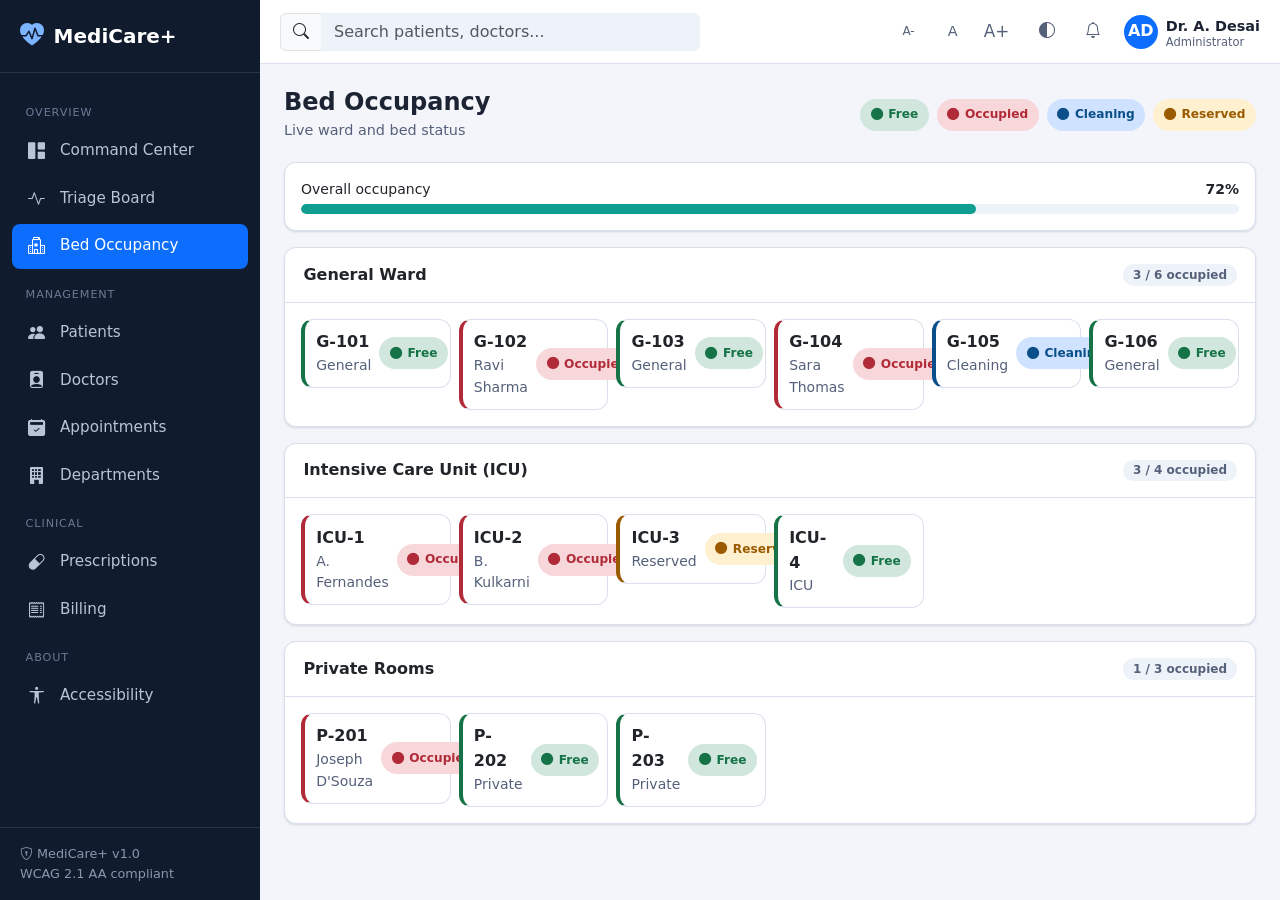
<file: beds.html>
<!DOCTYPE html>
<html lang="en">
<head>
  <meta charset="UTF-8">
  <meta name="viewport" content="width=device-width, initial-scale=1">
  <title>Bed occupancy — MediCare+</title>
  <meta name="description" content="Live ward and bed occupancy board.">
  <link href="https://cdn.jsdelivr.net/npm/bootstrap@5.3.3/dist/css/bootstrap.min.css" rel="stylesheet">
  <link href="https://cdn.jsdelivr.net/npm/bootstrap-icons@1.11.3/font/bootstrap-icons.min.css" rel="stylesheet">
  <link href="css/style.css" rel="stylesheet">
  <link href="css/theme-dark.css" rel="stylesheet">
  <link href="css/theme-contrast.css" rel="stylesheet">
</head>
<body>
  <a class="skip-link" href="#main-content">Skip to main content</a>

  <div class="app">
    <aside class="sidebar" id="sidebar" aria-label="Main navigation">
      <a class="sidebar-brand" href="index.html">
        <i class="bi bi-heart-pulse-fill" aria-hidden="true"></i>
        <span>MediCare+</span>
      </a>
      <nav class="sidebar-nav">
        <span class="sidebar-section-label">Overview</span>
        <a class="nav-link" href="index.html"><i class="bi bi-grid-1x2-fill" aria-hidden="true"></i> Command Center</a>
        <a class="nav-link" href="triage.html"><i class="bi bi-activity" aria-hidden="true"></i> Triage Board</a>
        <a class="nav-link active" aria-current="page" href="beds.html"><i class="bi bi-hospital" aria-hidden="true"></i> Bed Occupancy</a>
        <span class="sidebar-section-label">Management</span>
        <a class="nav-link" href="patients.html"><i class="bi bi-people-fill" aria-hidden="true"></i> Patients</a>
        <a class="nav-link" href="doctors.html"><i class="bi bi-person-badge-fill" aria-hidden="true"></i> Doctors</a>
        <a class="nav-link" href="appointments.html"><i class="bi bi-calendar2-check-fill" aria-hidden="true"></i> Appointments</a>
        <a class="nav-link" href="departments.html"><i class="bi bi-building-fill" aria-hidden="true"></i> Departments</a>
        <span class="sidebar-section-label">Clinical</span>
        <a class="nav-link" href="prescriptions.html"><i class="bi bi-capsule" aria-hidden="true"></i> Prescriptions</a>
        <a class="nav-link" href="billing.html"><i class="bi bi-receipt" aria-hidden="true"></i> Billing</a>
        <span class="sidebar-section-label">About</span>
        <a class="nav-link" href="accessibility.html"><i class="bi bi-universal-access" aria-hidden="true"></i> Accessibility</a>
      </nav>
      <div class="sidebar-footer">
        <i class="bi bi-shield-lock" aria-hidden="true"></i> MediCare+ v1.0<br>
        WCAG 2.1 AA compliant
      </div>
    </aside>

    <div class="main">
      <header class="topbar">
        <button class="icon-btn d-lg-none" id="menuBtn" aria-label="Toggle navigation" aria-expanded="false" aria-controls="sidebar" onclick="toggleSidebar()">
          <i class="bi bi-list" aria-hidden="true"></i>
        </button>
        <form class="search d-none d-md-block" role="search" aria-label="Global search">
          <div class="input-group">
            <span class="input-group-text"><i class="bi bi-search" aria-hidden="true"></i></span>
            <input class="form-control" type="search" placeholder="Search patients, doctors..." aria-label="Search">
          </div>
        </form>
        <div class="topbar-actions">
          <div class="d-none d-md-flex align-items-center gap-1 me-1" role="group" aria-label="Text size">
            <button class="icon-btn" style="font-size:0.75rem" type="button" onclick="setFont(15)" aria-label="Smaller text" title="Smaller text">A-</button>
            <button class="icon-btn" style="font-size:0.9rem" type="button" onclick="setFont(16)" aria-label="Default text size" title="Default text size">A</button>
            <button class="icon-btn" style="font-size:1.05rem" type="button" onclick="setFont(18)" aria-label="Larger text" title="Larger text">A+</button>
          </div>
          <div class="dropdown">
            <button class="icon-btn" data-bs-toggle="dropdown" aria-expanded="false" aria-label="Theme options" title="Change theme">
              <i class="bi bi-circle-half" aria-hidden="true"></i>
            </button>
            <ul class="dropdown-menu dropdown-menu-end">
              <li><button class="dropdown-item" type="button" onclick="setTheme('light')"><i class="bi bi-sun me-2" aria-hidden="true"></i>Light</button></li>
              <li><button class="dropdown-item" type="button" onclick="setTheme('dark')"><i class="bi bi-moon me-2" aria-hidden="true"></i>Dark</button></li>
              <li><button class="dropdown-item" type="button" onclick="setTheme('contrast')"><i class="bi bi-eye me-2" aria-hidden="true"></i>High contrast</button></li>
            </ul>
          </div>
          <button class="icon-btn" aria-label="Notifications" title="Notifications">
            <i class="bi bi-bell" aria-hidden="true"></i>
          </button>
          <div class="user-chip ms-1">
            <span class="avatar" aria-hidden="true">AD</span>
            <span class="d-none d-sm-block">
              <span class="name d-block">Dr. A. Desai</span>
              <span class="role d-block">Administrator</span>
            </span>
          </div>
        </div>
      </header>

      <main id="main-content" class="content" tabindex="-1">
        <div class="page-head">
          <div>
            <h1>Bed Occupancy</h1>
            <p class="subtitle">Live ward and bed status</p>
          </div>
          <div class="d-flex gap-2 flex-wrap">
            <span class="badge-status ok"><i class="bi bi-circle-fill" aria-hidden="true"></i> Free</span>
            <span class="badge-status danger"><i class="bi bi-circle-fill" aria-hidden="true"></i> Occupied</span>
            <span class="badge-status info"><i class="bi bi-circle-fill" aria-hidden="true"></i> Cleaning</span>
            <span class="badge-status warn"><i class="bi bi-circle-fill" aria-hidden="true"></i> Reserved</span>
          </div>
        </div>

        <div class="card mb-3">
          <div class="card-body">
            <div class="d-flex justify-content-between small mb-1">
              <span>Overall occupancy</span><strong>72%</strong>
            </div>
            <div class="occupancy-meter"><div style="width:72%"></div></div>
          </div>
        </div>

                <div class="card mb-3">
          <div class="card-header d-flex justify-content-between align-items-center">
            <span>General Ward</span>
            <span class="pill-count">3 / 6 occupied</span>
          </div>
          <div class="card-body">
            <div class="row g-2">
            <div class="col-6 col-md-4 col-xl-2">
              <div class="bed free">
                <div>
                  <div class="bed-no">G-101</div>
                  <div class="small text-muted-2">General</div>
                </div>
                <span class="badge-status ok"><i class="bi bi-circle-fill" aria-hidden="true"></i> Free</span>
              </div>
            </div>
            <div class="col-6 col-md-4 col-xl-2">
              <div class="bed occupied">
                <div>
                  <div class="bed-no">G-102</div>
                  <div class="small text-muted-2">Ravi Sharma</div>
                </div>
                <span class="badge-status danger"><i class="bi bi-circle-fill" aria-hidden="true"></i> Occupied</span>
              </div>
            </div>
            <div class="col-6 col-md-4 col-xl-2">
              <div class="bed free">
                <div>
                  <div class="bed-no">G-103</div>
                  <div class="small text-muted-2">General</div>
                </div>
                <span class="badge-status ok"><i class="bi bi-circle-fill" aria-hidden="true"></i> Free</span>
              </div>
            </div>
            <div class="col-6 col-md-4 col-xl-2">
              <div class="bed occupied">
                <div>
                  <div class="bed-no">G-104</div>
                  <div class="small text-muted-2">Sara Thomas</div>
                </div>
                <span class="badge-status danger"><i class="bi bi-circle-fill" aria-hidden="true"></i> Occupied</span>
              </div>
            </div>
            <div class="col-6 col-md-4 col-xl-2">
              <div class="bed cleaning">
                <div>
                  <div class="bed-no">G-105</div>
                  <div class="small text-muted-2">Cleaning</div>
                </div>
                <span class="badge-status info"><i class="bi bi-circle-fill" aria-hidden="true"></i> Cleaning</span>
              </div>
            </div>
            <div class="col-6 col-md-4 col-xl-2">
              <div class="bed free">
                <div>
                  <div class="bed-no">G-106</div>
                  <div class="small text-muted-2">General</div>
                </div>
                <span class="badge-status ok"><i class="bi bi-circle-fill" aria-hidden="true"></i> Free</span>
              </div>
            </div>
            </div>
          </div>
        </div>
                <div class="card mb-3">
          <div class="card-header d-flex justify-content-between align-items-center">
            <span>Intensive Care Unit (ICU)</span>
            <span class="pill-count">3 / 4 occupied</span>
          </div>
          <div class="card-body">
            <div class="row g-2">
            <div class="col-6 col-md-4 col-xl-2">
              <div class="bed occupied">
                <div>
                  <div class="bed-no">ICU-1</div>
                  <div class="small text-muted-2">A. Fernandes</div>
                </div>
                <span class="badge-status danger"><i class="bi bi-circle-fill" aria-hidden="true"></i> Occupied</span>
              </div>
            </div>
            <div class="col-6 col-md-4 col-xl-2">
              <div class="bed occupied">
                <div>
                  <div class="bed-no">ICU-2</div>
                  <div class="small text-muted-2">B. Kulkarni</div>
                </div>
                <span class="badge-status danger"><i class="bi bi-circle-fill" aria-hidden="true"></i> Occupied</span>
              </div>
            </div>
            <div class="col-6 col-md-4 col-xl-2">
              <div class="bed reserved">
                <div>
                  <div class="bed-no">ICU-3</div>
                  <div class="small text-muted-2">Reserved</div>
                </div>
                <span class="badge-status warn"><i class="bi bi-circle-fill" aria-hidden="true"></i> Reserved</span>
              </div>
            </div>
            <div class="col-6 col-md-4 col-xl-2">
              <div class="bed free">
                <div>
                  <div class="bed-no">ICU-4</div>
                  <div class="small text-muted-2">ICU</div>
                </div>
                <span class="badge-status ok"><i class="bi bi-circle-fill" aria-hidden="true"></i> Free</span>
              </div>
            </div>
            </div>
          </div>
        </div>
                <div class="card mb-3">
          <div class="card-header d-flex justify-content-between align-items-center">
            <span>Private Rooms</span>
            <span class="pill-count">1 / 3 occupied</span>
          </div>
          <div class="card-body">
            <div class="row g-2">
            <div class="col-6 col-md-4 col-xl-2">
              <div class="bed occupied">
                <div>
                  <div class="bed-no">P-201</div>
                  <div class="small text-muted-2">Joseph D'Souza</div>
                </div>
                <span class="badge-status danger"><i class="bi bi-circle-fill" aria-hidden="true"></i> Occupied</span>
              </div>
            </div>
            <div class="col-6 col-md-4 col-xl-2">
              <div class="bed free">
                <div>
                  <div class="bed-no">P-202</div>
                  <div class="small text-muted-2">Private</div>
                </div>
                <span class="badge-status ok"><i class="bi bi-circle-fill" aria-hidden="true"></i> Free</span>
              </div>
            </div>
            <div class="col-6 col-md-4 col-xl-2">
              <div class="bed free">
                <div>
                  <div class="bed-no">P-203</div>
                  <div class="small text-muted-2">Private</div>
                </div>
                <span class="badge-status ok"><i class="bi bi-circle-fill" aria-hidden="true"></i> Free</span>
              </div>
            </div>
            </div>
          </div>
        </div>
      </main>
    </div>
  </div>

  <script src="https://cdn.jsdelivr.net/npm/bootstrap@5.3.3/dist/js/bootstrap.bundle.min.js"></script>
  <script>
    (function () {
      var t = localStorage.getItem('mc-theme');
      if (t && t !== 'light') document.documentElement.setAttribute('data-theme', t);
      var f = localStorage.getItem('mc-fs');
      if (f) document.documentElement.style.fontSize = f + 'px';
      window.setTheme = function (t) {
        if (t === 'light') document.documentElement.removeAttribute('data-theme');
        else document.documentElement.setAttribute('data-theme', t);
        localStorage.setItem('mc-theme', t);
      };
      window.setFont = function (p) {
        document.documentElement.style.fontSize = p + 'px';
        localStorage.setItem('mc-fs', p);
      };
      window.toggleSidebar = function () {
        var s = document.getElementById('sidebar');
        var b = document.getElementById('menuBtn');
        var open = s.classList.toggle('show');
        if (b) b.setAttribute('aria-expanded', open ? 'true' : 'false');
      };
    })();
  </script>
</body>
</html>
</file>
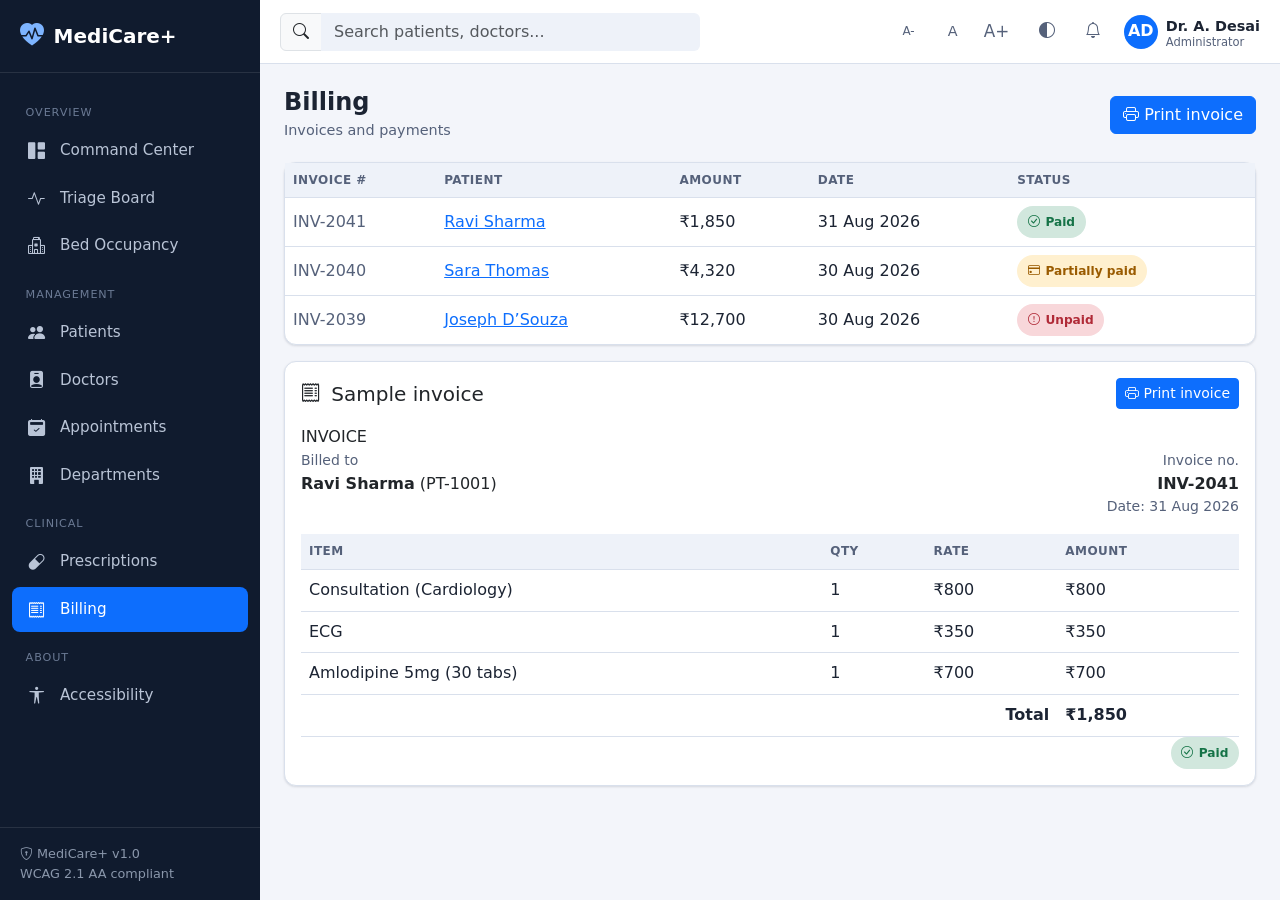
<file: billing.html>
<!DOCTYPE html>
<html lang="en">
<head>
  <meta charset="UTF-8">
  <meta name="viewport" content="width=device-width, initial-scale=1">
  <title>Billing — MediCare+</title>
  <meta name="description" content="Invoices and payments with printable invoice.">
  <link href="https://cdn.jsdelivr.net/npm/bootstrap@5.3.3/dist/css/bootstrap.min.css" rel="stylesheet">
  <link href="https://cdn.jsdelivr.net/npm/bootstrap-icons@1.11.3/font/bootstrap-icons.min.css" rel="stylesheet">
  <link href="css/style.css" rel="stylesheet">
  <link href="css/theme-dark.css" rel="stylesheet">
  <link href="css/theme-contrast.css" rel="stylesheet">
</head>
<body>
  <a class="skip-link" href="#main-content">Skip to main content</a>

  <div class="app">
    <aside class="sidebar" id="sidebar" aria-label="Main navigation">
      <a class="sidebar-brand" href="index.html">
        <i class="bi bi-heart-pulse-fill" aria-hidden="true"></i>
        <span>MediCare+</span>
      </a>
      <nav class="sidebar-nav">
        <span class="sidebar-section-label">Overview</span>
        <a class="nav-link" href="index.html"><i class="bi bi-grid-1x2-fill" aria-hidden="true"></i> Command Center</a>
        <a class="nav-link" href="triage.html"><i class="bi bi-activity" aria-hidden="true"></i> Triage Board</a>
        <a class="nav-link" href="beds.html"><i class="bi bi-hospital" aria-hidden="true"></i> Bed Occupancy</a>
        <span class="sidebar-section-label">Management</span>
        <a class="nav-link" href="patients.html"><i class="bi bi-people-fill" aria-hidden="true"></i> Patients</a>
        <a class="nav-link" href="doctors.html"><i class="bi bi-person-badge-fill" aria-hidden="true"></i> Doctors</a>
        <a class="nav-link" href="appointments.html"><i class="bi bi-calendar2-check-fill" aria-hidden="true"></i> Appointments</a>
        <a class="nav-link" href="departments.html"><i class="bi bi-building-fill" aria-hidden="true"></i> Departments</a>
        <span class="sidebar-section-label">Clinical</span>
        <a class="nav-link" href="prescriptions.html"><i class="bi bi-capsule" aria-hidden="true"></i> Prescriptions</a>
        <a class="nav-link active" aria-current="page" href="billing.html"><i class="bi bi-receipt" aria-hidden="true"></i> Billing</a>
        <span class="sidebar-section-label">About</span>
        <a class="nav-link" href="accessibility.html"><i class="bi bi-universal-access" aria-hidden="true"></i> Accessibility</a>
      </nav>
      <div class="sidebar-footer">
        <i class="bi bi-shield-lock" aria-hidden="true"></i> MediCare+ v1.0<br>
        WCAG 2.1 AA compliant
      </div>
    </aside>

    <div class="main">
      <header class="topbar">
        <button class="icon-btn d-lg-none" id="menuBtn" aria-label="Toggle navigation" aria-expanded="false" aria-controls="sidebar" onclick="toggleSidebar()">
          <i class="bi bi-list" aria-hidden="true"></i>
        </button>
        <form class="search d-none d-md-block" role="search" aria-label="Global search">
          <div class="input-group">
            <span class="input-group-text"><i class="bi bi-search" aria-hidden="true"></i></span>
            <input class="form-control" type="search" placeholder="Search patients, doctors..." aria-label="Search">
          </div>
        </form>
        <div class="topbar-actions">
          <div class="d-none d-md-flex align-items-center gap-1 me-1" role="group" aria-label="Text size">
            <button class="icon-btn" style="font-size:0.75rem" type="button" onclick="setFont(15)" aria-label="Smaller text" title="Smaller text">A-</button>
            <button class="icon-btn" style="font-size:0.9rem" type="button" onclick="setFont(16)" aria-label="Default text size" title="Default text size">A</button>
            <button class="icon-btn" style="font-size:1.05rem" type="button" onclick="setFont(18)" aria-label="Larger text" title="Larger text">A+</button>
          </div>
          <div class="dropdown">
            <button class="icon-btn" data-bs-toggle="dropdown" aria-expanded="false" aria-label="Theme options" title="Change theme">
              <i class="bi bi-circle-half" aria-hidden="true"></i>
            </button>
            <ul class="dropdown-menu dropdown-menu-end">
              <li><button class="dropdown-item" type="button" onclick="setTheme('light')"><i class="bi bi-sun me-2" aria-hidden="true"></i>Light</button></li>
              <li><button class="dropdown-item" type="button" onclick="setTheme('dark')"><i class="bi bi-moon me-2" aria-hidden="true"></i>Dark</button></li>
              <li><button class="dropdown-item" type="button" onclick="setTheme('contrast')"><i class="bi bi-eye me-2" aria-hidden="true"></i>High contrast</button></li>
            </ul>
          </div>
          <button class="icon-btn" aria-label="Notifications" title="Notifications">
            <i class="bi bi-bell" aria-hidden="true"></i>
          </button>
          <div class="user-chip ms-1">
            <span class="avatar" aria-hidden="true">AD</span>
            <span class="d-none d-sm-block">
              <span class="name d-block">Dr. A. Desai</span>
              <span class="role d-block">Administrator</span>
            </span>
          </div>
        </div>
      </header>

      <main id="main-content" class="content" tabindex="-1">
        <div class="page-head">
          <div>
            <h1>Billing</h1>
            <p class="subtitle">Invoices and payments</p>
          </div>
          <button class="btn btn-primary" type="button" onclick="window.print()"><i class="bi bi-printer" aria-hidden="true"></i> Print invoice</button>
        </div>

        <div class="card mb-3">
          <div class="table-responsive">
            <table class="table table-hover align-middle">
              <caption class="visually-hidden">List of invoices with number, patient, amount, date and payment status.</caption>
              <thead>
                <tr>
                  <th scope="col">Invoice #</th>
                  <th scope="col">Patient</th>
                  <th scope="col">Amount</th>
                  <th scope="col">Date</th>
                  <th scope="col">Status</th>
                </tr>
              </thead>
              <tbody>
                <tr>
                  <td class="text-muted-2">INV-2041</td>
                  <td><a href="patient-profile.html">Ravi Sharma</a></td>
                  <td>&#8377;1,850</td>
                  <td>31 Aug 2026</td>
                  <td><span class="badge-status ok"><i class="bi bi-check-circle" aria-hidden="true"></i> Paid</span></td>
                </tr>
                <tr>
                  <td class="text-muted-2">INV-2040</td>
                  <td><a href="patient-profile.html">Sara Thomas</a></td>
                  <td>&#8377;4,320</td>
                  <td>30 Aug 2026</td>
                  <td><span class="badge-status warn"><i class="bi bi-credit-card" aria-hidden="true"></i> Partially paid</span></td>
                </tr>
                <tr>
                  <td class="text-muted-2">INV-2039</td>
                  <td><a href="patient-profile.html">Joseph D&rsquo;Souza</a></td>
                  <td>&#8377;12,700</td>
                  <td>30 Aug 2026</td>
                  <td><span class="badge-status danger"><i class="bi bi-exclamation-circle" aria-hidden="true"></i> Unpaid</span></td>
                </tr>
              </tbody>
            </table>
          </div>
        </div>

        <div class="print-area">
          <div class="card">
            <div class="card-body">
              <div class="d-flex justify-content-between align-items-center mb-3">
                <h2 class="h5 mb-0"><i class="bi bi-receipt me-1" aria-hidden="true"></i> Sample invoice</h2>
                <button class="btn btn-sm btn-primary" type="button" onclick="window.print()"><i class="bi bi-printer" aria-hidden="true"></i> Print invoice</button>
              </div>
              <div class="print-header">
  <div>
    <div class="h-name">MediCare+ Multispecialty Hospital</div>
    <div class="h-meta">123 Health Avenue, Mathura &middot; Phone: +91 565 2400000 &middot; License: MH-2026-0147</div>
  </div>
  <div class="h-meta text-end">Generated: 01 Sep 2026</div>
</div>
              <div class="doc-title">INVOICE</div>
              <div class="row mb-3">
                <div class="col-6">
                  <div class="small text-muted-2">Billed to</div>
                  <div><strong>Ravi Sharma</strong> (PT-1001)</div>
                </div>
                <div class="col-6 text-end">
                  <div class="small text-muted-2">Invoice no.</div>
                  <div><strong>INV-2041</strong></div>
                  <div class="small text-muted-2">Date: 31 Aug 2026</div>
                </div>
              </div>
              <table class="table">
                <thead>
                  <tr><th scope="col">Item</th><th scope="col">Qty</th><th scope="col">Rate</th><th scope="col">Amount</th></tr>
                </thead>
                <tbody>
                  <tr><td>Consultation (Cardiology)</td><td>1</td><td>&#8377;800</td><td>&#8377;800</td></tr>
                  <tr><td>ECG</td><td>1</td><td>&#8377;350</td><td>&#8377;350</td></tr>
                  <tr><td>Amlodipine 5mg (30 tabs)</td><td>1</td><td>&#8377;700</td><td>&#8377;700</td></tr>
                </tbody>
                <tfoot>
                  <tr><td colspan="3" class="text-end"><strong>Total</strong></td><td><strong>&#8377;1,850</strong></td></tr>
                </tfoot>
              </table>
              <div class="text-end"><span class="badge-status ok"><i class="bi bi-check-circle" aria-hidden="true"></i> Paid</span></div>
              <div class="print-footer">This document is generated electronically and is valid without a handwritten signature. For queries, contact the front desk.</div>
            </div>
          </div>
        </div>
      </main>
    </div>
  </div>

  <script src="https://cdn.jsdelivr.net/npm/bootstrap@5.3.3/dist/js/bootstrap.bundle.min.js"></script>
  <script>
    (function () {
      var t = localStorage.getItem('mc-theme');
      if (t && t !== 'light') document.documentElement.setAttribute('data-theme', t);
      var f = localStorage.getItem('mc-fs');
      if (f) document.documentElement.style.fontSize = f + 'px';
      window.setTheme = function (t) {
        if (t === 'light') document.documentElement.removeAttribute('data-theme');
        else document.documentElement.setAttribute('data-theme', t);
        localStorage.setItem('mc-theme', t);
      };
      window.setFont = function (p) {
        document.documentElement.style.fontSize = p + 'px';
        localStorage.setItem('mc-fs', p);
      };
      window.toggleSidebar = function () {
        var s = document.getElementById('sidebar');
        var b = document.getElementById('menuBtn');
        var open = s.classList.toggle('show');
        if (b) b.setAttribute('aria-expanded', open ? 'true' : 'false');
      };
    })();
  </script>
</body>
</html>
</file>
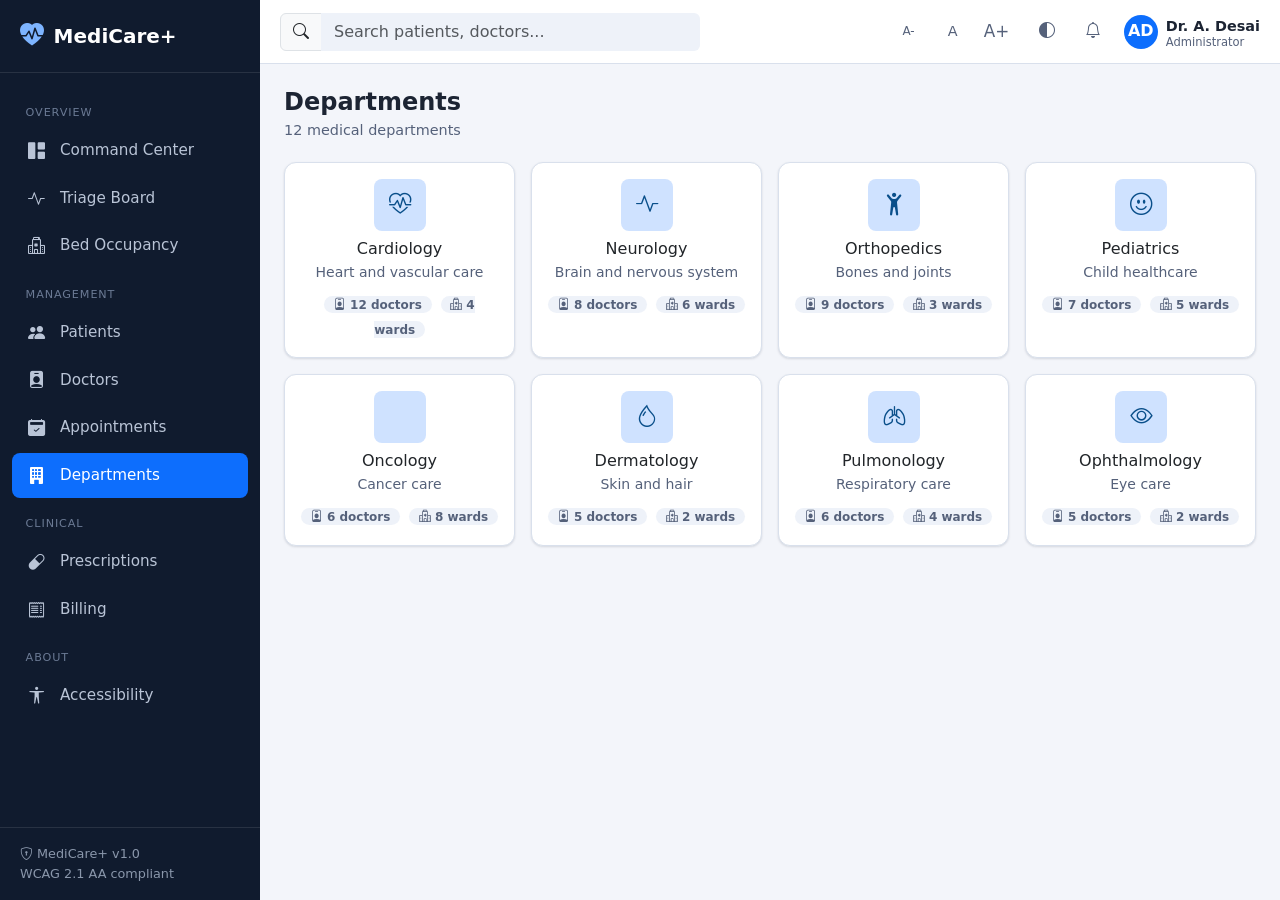
<file: departments.html>
<!DOCTYPE html>
<html lang="en">
<head>
  <meta charset="UTF-8">
  <meta name="viewport" content="width=device-width, initial-scale=1">
  <title>Departments — MediCare+</title>
  <meta name="description" content="Medical departments and specialties.">
  <link href="https://cdn.jsdelivr.net/npm/bootstrap@5.3.3/dist/css/bootstrap.min.css" rel="stylesheet">
  <link href="https://cdn.jsdelivr.net/npm/bootstrap-icons@1.11.3/font/bootstrap-icons.min.css" rel="stylesheet">
  <link href="css/style.css" rel="stylesheet">
  <link href="css/theme-dark.css" rel="stylesheet">
  <link href="css/theme-contrast.css" rel="stylesheet">
</head>
<body>
  <a class="skip-link" href="#main-content">Skip to main content</a>

  <div class="app">
    <aside class="sidebar" id="sidebar" aria-label="Main navigation">
      <a class="sidebar-brand" href="index.html">
        <i class="bi bi-heart-pulse-fill" aria-hidden="true"></i>
        <span>MediCare+</span>
      </a>
      <nav class="sidebar-nav">
        <span class="sidebar-section-label">Overview</span>
        <a class="nav-link" href="index.html"><i class="bi bi-grid-1x2-fill" aria-hidden="true"></i> Command Center</a>
        <a class="nav-link" href="triage.html"><i class="bi bi-activity" aria-hidden="true"></i> Triage Board</a>
        <a class="nav-link" href="beds.html"><i class="bi bi-hospital" aria-hidden="true"></i> Bed Occupancy</a>
        <span class="sidebar-section-label">Management</span>
        <a class="nav-link" href="patients.html"><i class="bi bi-people-fill" aria-hidden="true"></i> Patients</a>
        <a class="nav-link" href="doctors.html"><i class="bi bi-person-badge-fill" aria-hidden="true"></i> Doctors</a>
        <a class="nav-link" href="appointments.html"><i class="bi bi-calendar2-check-fill" aria-hidden="true"></i> Appointments</a>
        <a class="nav-link active" aria-current="page" href="departments.html"><i class="bi bi-building-fill" aria-hidden="true"></i> Departments</a>
        <span class="sidebar-section-label">Clinical</span>
        <a class="nav-link" href="prescriptions.html"><i class="bi bi-capsule" aria-hidden="true"></i> Prescriptions</a>
        <a class="nav-link" href="billing.html"><i class="bi bi-receipt" aria-hidden="true"></i> Billing</a>
        <span class="sidebar-section-label">About</span>
        <a class="nav-link" href="accessibility.html"><i class="bi bi-universal-access" aria-hidden="true"></i> Accessibility</a>
      </nav>
      <div class="sidebar-footer">
        <i class="bi bi-shield-lock" aria-hidden="true"></i> MediCare+ v1.0<br>
        WCAG 2.1 AA compliant
      </div>
    </aside>

    <div class="main">
      <header class="topbar">
        <button class="icon-btn d-lg-none" id="menuBtn" aria-label="Toggle navigation" aria-expanded="false" aria-controls="sidebar" onclick="toggleSidebar()">
          <i class="bi bi-list" aria-hidden="true"></i>
        </button>
        <form class="search d-none d-md-block" role="search" aria-label="Global search">
          <div class="input-group">
            <span class="input-group-text"><i class="bi bi-search" aria-hidden="true"></i></span>
            <input class="form-control" type="search" placeholder="Search patients, doctors..." aria-label="Search">
          </div>
        </form>
        <div class="topbar-actions">
          <div class="d-none d-md-flex align-items-center gap-1 me-1" role="group" aria-label="Text size">
            <button class="icon-btn" style="font-size:0.75rem" type="button" onclick="setFont(15)" aria-label="Smaller text" title="Smaller text">A-</button>
            <button class="icon-btn" style="font-size:0.9rem" type="button" onclick="setFont(16)" aria-label="Default text size" title="Default text size">A</button>
            <button class="icon-btn" style="font-size:1.05rem" type="button" onclick="setFont(18)" aria-label="Larger text" title="Larger text">A+</button>
          </div>
          <div class="dropdown">
            <button class="icon-btn" data-bs-toggle="dropdown" aria-expanded="false" aria-label="Theme options" title="Change theme">
              <i class="bi bi-circle-half" aria-hidden="true"></i>
            </button>
            <ul class="dropdown-menu dropdown-menu-end">
              <li><button class="dropdown-item" type="button" onclick="setTheme('light')"><i class="bi bi-sun me-2" aria-hidden="true"></i>Light</button></li>
              <li><button class="dropdown-item" type="button" onclick="setTheme('dark')"><i class="bi bi-moon me-2" aria-hidden="true"></i>Dark</button></li>
              <li><button class="dropdown-item" type="button" onclick="setTheme('contrast')"><i class="bi bi-eye me-2" aria-hidden="true"></i>High contrast</button></li>
            </ul>
          </div>
          <button class="icon-btn" aria-label="Notifications" title="Notifications">
            <i class="bi bi-bell" aria-hidden="true"></i>
          </button>
          <div class="user-chip ms-1">
            <span class="avatar" aria-hidden="true">AD</span>
            <span class="d-none d-sm-block">
              <span class="name d-block">Dr. A. Desai</span>
              <span class="role d-block">Administrator</span>
            </span>
          </div>
        </div>
      </header>

      <main id="main-content" class="content" tabindex="-1">
        <div class="page-head">
          <div>
            <h1>Departments</h1>
            <p class="subtitle">12 medical departments</p>
          </div>
        </div>
        <div class="row g-3">
          <div class="col-6 col-lg-3">
            <div class="card h-100">
              <div class="card-body text-center">
                <div class="rounded-3 d-inline-flex align-items-center justify-content-center mb-2"
                     style="width:52px;height:52px;background:var(--info-bg);color:var(--info);font-size:1.4rem;" aria-hidden="true">
                  <i class="bi bi-heart-pulse"></i>
                </div>
                <h2 class="h6 mb-1">Cardiology</h2>
                <p class="small text-muted-2 mb-2">Heart and vascular care</p>
                <span class="pill-count"><i class="bi bi-person-badge" aria-hidden="true"></i> 12 doctors</span>
                <span class="pill-count ms-1"><i class="bi bi-hospital" aria-hidden="true"></i> 4 wards</span>
              </div>
            </div>
          </div>
          <div class="col-6 col-lg-3">
            <div class="card h-100">
              <div class="card-body text-center">
                <div class="rounded-3 d-inline-flex align-items-center justify-content-center mb-2"
                     style="width:52px;height:52px;background:var(--info-bg);color:var(--info);font-size:1.4rem;" aria-hidden="true">
                  <i class="bi bi-activity"></i>
                </div>
                <h2 class="h6 mb-1">Neurology</h2>
                <p class="small text-muted-2 mb-2">Brain and nervous system</p>
                <span class="pill-count"><i class="bi bi-person-badge" aria-hidden="true"></i> 8 doctors</span>
                <span class="pill-count ms-1"><i class="bi bi-hospital" aria-hidden="true"></i> 6 wards</span>
              </div>
            </div>
          </div>
          <div class="col-6 col-lg-3">
            <div class="card h-100">
              <div class="card-body text-center">
                <div class="rounded-3 d-inline-flex align-items-center justify-content-center mb-2"
                     style="width:52px;height:52px;background:var(--info-bg);color:var(--info);font-size:1.4rem;" aria-hidden="true">
                  <i class="bi bi-person-arms-up"></i>
                </div>
                <h2 class="h6 mb-1">Orthopedics</h2>
                <p class="small text-muted-2 mb-2">Bones and joints</p>
                <span class="pill-count"><i class="bi bi-person-badge" aria-hidden="true"></i> 9 doctors</span>
                <span class="pill-count ms-1"><i class="bi bi-hospital" aria-hidden="true"></i> 3 wards</span>
              </div>
            </div>
          </div>
          <div class="col-6 col-lg-3">
            <div class="card h-100">
              <div class="card-body text-center">
                <div class="rounded-3 d-inline-flex align-items-center justify-content-center mb-2"
                     style="width:52px;height:52px;background:var(--info-bg);color:var(--info);font-size:1.4rem;" aria-hidden="true">
                  <i class="bi bi-emoji-smile"></i>
                </div>
                <h2 class="h6 mb-1">Pediatrics</h2>
                <p class="small text-muted-2 mb-2">Child healthcare</p>
                <span class="pill-count"><i class="bi bi-person-badge" aria-hidden="true"></i> 7 doctors</span>
                <span class="pill-count ms-1"><i class="bi bi-hospital" aria-hidden="true"></i> 5 wards</span>
              </div>
            </div>
          </div>
          <div class="col-6 col-lg-3">
            <div class="card h-100">
              <div class="card-body text-center">
                <div class="rounded-3 d-inline-flex align-items-center justify-content-center mb-2"
                     style="width:52px;height:52px;background:var(--info-bg);color:var(--info);font-size:1.4rem;" aria-hidden="true">
                  <i class="bi bi-ribbon"></i>
                </div>
                <h2 class="h6 mb-1">Oncology</h2>
                <p class="small text-muted-2 mb-2">Cancer care</p>
                <span class="pill-count"><i class="bi bi-person-badge" aria-hidden="true"></i> 6 doctors</span>
                <span class="pill-count ms-1"><i class="bi bi-hospital" aria-hidden="true"></i> 8 wards</span>
              </div>
            </div>
          </div>
          <div class="col-6 col-lg-3">
            <div class="card h-100">
              <div class="card-body text-center">
                <div class="rounded-3 d-inline-flex align-items-center justify-content-center mb-2"
                     style="width:52px;height:52px;background:var(--info-bg);color:var(--info);font-size:1.4rem;" aria-hidden="true">
                  <i class="bi bi-droplet"></i>
                </div>
                <h2 class="h6 mb-1">Dermatology</h2>
                <p class="small text-muted-2 mb-2">Skin and hair</p>
                <span class="pill-count"><i class="bi bi-person-badge" aria-hidden="true"></i> 5 doctors</span>
                <span class="pill-count ms-1"><i class="bi bi-hospital" aria-hidden="true"></i> 2 wards</span>
              </div>
            </div>
          </div>
          <div class="col-6 col-lg-3">
            <div class="card h-100">
              <div class="card-body text-center">
                <div class="rounded-3 d-inline-flex align-items-center justify-content-center mb-2"
                     style="width:52px;height:52px;background:var(--info-bg);color:var(--info);font-size:1.4rem;" aria-hidden="true">
                  <i class="bi bi-lungs"></i>
                </div>
                <h2 class="h6 mb-1">Pulmonology</h2>
                <p class="small text-muted-2 mb-2">Respiratory care</p>
                <span class="pill-count"><i class="bi bi-person-badge" aria-hidden="true"></i> 6 doctors</span>
                <span class="pill-count ms-1"><i class="bi bi-hospital" aria-hidden="true"></i> 4 wards</span>
              </div>
            </div>
          </div>
          <div class="col-6 col-lg-3">
            <div class="card h-100">
              <div class="card-body text-center">
                <div class="rounded-3 d-inline-flex align-items-center justify-content-center mb-2"
                     style="width:52px;height:52px;background:var(--info-bg);color:var(--info);font-size:1.4rem;" aria-hidden="true">
                  <i class="bi bi-eye"></i>
                </div>
                <h2 class="h6 mb-1">Ophthalmology</h2>
                <p class="small text-muted-2 mb-2">Eye care</p>
                <span class="pill-count"><i class="bi bi-person-badge" aria-hidden="true"></i> 5 doctors</span>
                <span class="pill-count ms-1"><i class="bi bi-hospital" aria-hidden="true"></i> 2 wards</span>
              </div>
            </div>
          </div>
        </div>
      </main>
    </div>
  </div>

  <script src="https://cdn.jsdelivr.net/npm/bootstrap@5.3.3/dist/js/bootstrap.bundle.min.js"></script>
  <script>
    (function () {
      var t = localStorage.getItem('mc-theme');
      if (t && t !== 'light') document.documentElement.setAttribute('data-theme', t);
      var f = localStorage.getItem('mc-fs');
      if (f) document.documentElement.style.fontSize = f + 'px';
      window.setTheme = function (t) {
        if (t === 'light') document.documentElement.removeAttribute('data-theme');
        else document.documentElement.setAttribute('data-theme', t);
        localStorage.setItem('mc-theme', t);
      };
      window.setFont = function (p) {
        document.documentElement.style.fontSize = p + 'px';
        localStorage.setItem('mc-fs', p);
      };
      window.toggleSidebar = function () {
        var s = document.getElementById('sidebar');
        var b = document.getElementById('menuBtn');
        var open = s.classList.toggle('show');
        if (b) b.setAttribute('aria-expanded', open ? 'true' : 'false');
      };
    })();
  </script>
</body>
</html>
</file>
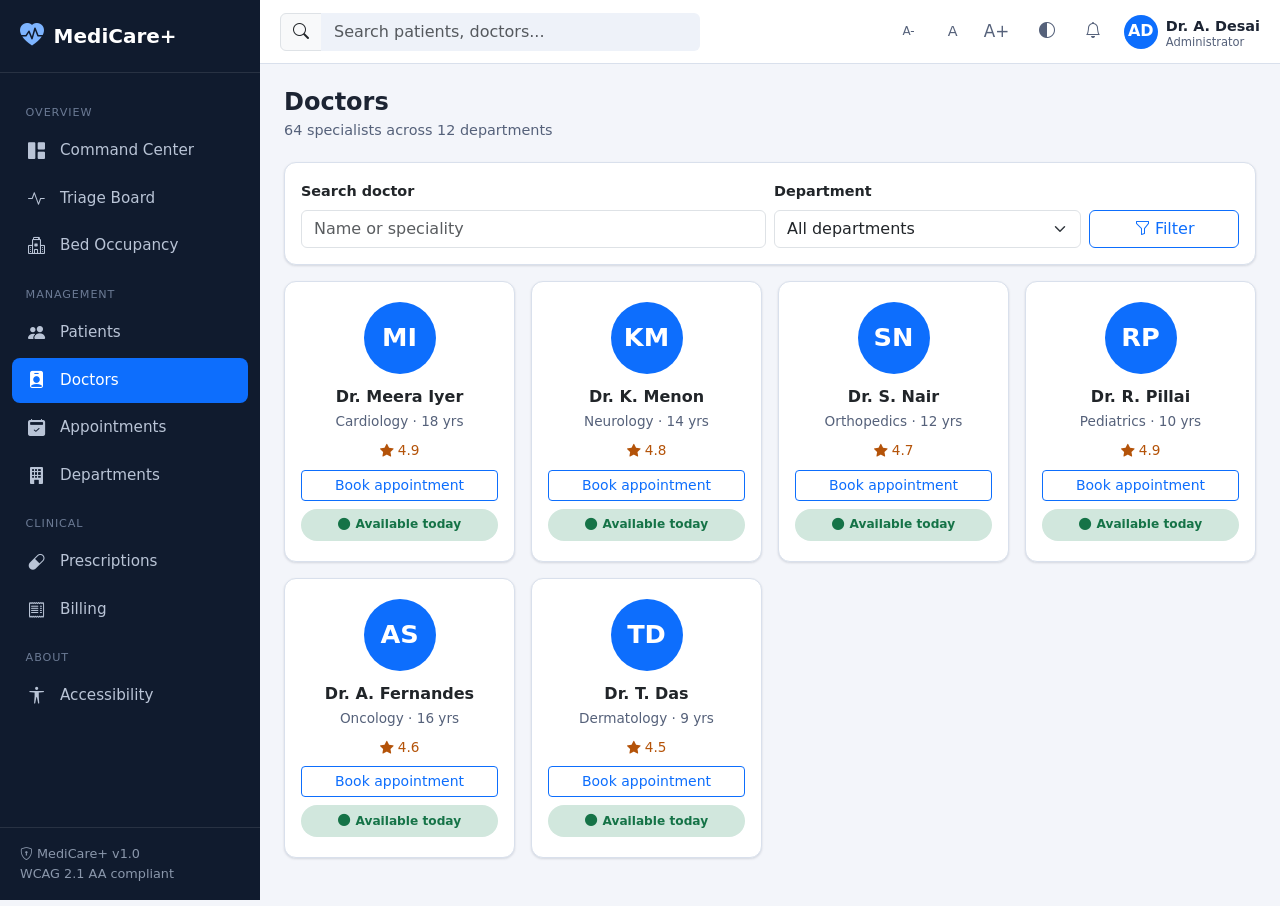
<file: doctors.html>
<!DOCTYPE html>
<html lang="en">
<head>
  <meta charset="UTF-8">
  <meta name="viewport" content="width=device-width, initial-scale=1">
  <title>Doctors — MediCare+</title>
  <meta name="description" content="Browse and filter the doctors directory.">
  <link href="https://cdn.jsdelivr.net/npm/bootstrap@5.3.3/dist/css/bootstrap.min.css" rel="stylesheet">
  <link href="https://cdn.jsdelivr.net/npm/bootstrap-icons@1.11.3/font/bootstrap-icons.min.css" rel="stylesheet">
  <link href="css/style.css" rel="stylesheet">
  <link href="css/theme-dark.css" rel="stylesheet">
  <link href="css/theme-contrast.css" rel="stylesheet">
</head>
<body>
  <a class="skip-link" href="#main-content">Skip to main content</a>

  <div class="app">
    <aside class="sidebar" id="sidebar" aria-label="Main navigation">
      <a class="sidebar-brand" href="index.html">
        <i class="bi bi-heart-pulse-fill" aria-hidden="true"></i>
        <span>MediCare+</span>
      </a>
      <nav class="sidebar-nav">
        <span class="sidebar-section-label">Overview</span>
        <a class="nav-link" href="index.html"><i class="bi bi-grid-1x2-fill" aria-hidden="true"></i> Command Center</a>
        <a class="nav-link" href="triage.html"><i class="bi bi-activity" aria-hidden="true"></i> Triage Board</a>
        <a class="nav-link" href="beds.html"><i class="bi bi-hospital" aria-hidden="true"></i> Bed Occupancy</a>
        <span class="sidebar-section-label">Management</span>
        <a class="nav-link" href="patients.html"><i class="bi bi-people-fill" aria-hidden="true"></i> Patients</a>
        <a class="nav-link active" aria-current="page" href="doctors.html"><i class="bi bi-person-badge-fill" aria-hidden="true"></i> Doctors</a>
        <a class="nav-link" href="appointments.html"><i class="bi bi-calendar2-check-fill" aria-hidden="true"></i> Appointments</a>
        <a class="nav-link" href="departments.html"><i class="bi bi-building-fill" aria-hidden="true"></i> Departments</a>
        <span class="sidebar-section-label">Clinical</span>
        <a class="nav-link" href="prescriptions.html"><i class="bi bi-capsule" aria-hidden="true"></i> Prescriptions</a>
        <a class="nav-link" href="billing.html"><i class="bi bi-receipt" aria-hidden="true"></i> Billing</a>
        <span class="sidebar-section-label">About</span>
        <a class="nav-link" href="accessibility.html"><i class="bi bi-universal-access" aria-hidden="true"></i> Accessibility</a>
      </nav>
      <div class="sidebar-footer">
        <i class="bi bi-shield-lock" aria-hidden="true"></i> MediCare+ v1.0<br>
        WCAG 2.1 AA compliant
      </div>
    </aside>

    <div class="main">
      <header class="topbar">
        <button class="icon-btn d-lg-none" id="menuBtn" aria-label="Toggle navigation" aria-expanded="false" aria-controls="sidebar" onclick="toggleSidebar()">
          <i class="bi bi-list" aria-hidden="true"></i>
        </button>
        <form class="search d-none d-md-block" role="search" aria-label="Global search">
          <div class="input-group">
            <span class="input-group-text"><i class="bi bi-search" aria-hidden="true"></i></span>
            <input class="form-control" type="search" placeholder="Search patients, doctors..." aria-label="Search">
          </div>
        </form>
        <div class="topbar-actions">
          <div class="d-none d-md-flex align-items-center gap-1 me-1" role="group" aria-label="Text size">
            <button class="icon-btn" style="font-size:0.75rem" type="button" onclick="setFont(15)" aria-label="Smaller text" title="Smaller text">A-</button>
            <button class="icon-btn" style="font-size:0.9rem" type="button" onclick="setFont(16)" aria-label="Default text size" title="Default text size">A</button>
            <button class="icon-btn" style="font-size:1.05rem" type="button" onclick="setFont(18)" aria-label="Larger text" title="Larger text">A+</button>
          </div>
          <div class="dropdown">
            <button class="icon-btn" data-bs-toggle="dropdown" aria-expanded="false" aria-label="Theme options" title="Change theme">
              <i class="bi bi-circle-half" aria-hidden="true"></i>
            </button>
            <ul class="dropdown-menu dropdown-menu-end">
              <li><button class="dropdown-item" type="button" onclick="setTheme('light')"><i class="bi bi-sun me-2" aria-hidden="true"></i>Light</button></li>
              <li><button class="dropdown-item" type="button" onclick="setTheme('dark')"><i class="bi bi-moon me-2" aria-hidden="true"></i>Dark</button></li>
              <li><button class="dropdown-item" type="button" onclick="setTheme('contrast')"><i class="bi bi-eye me-2" aria-hidden="true"></i>High contrast</button></li>
            </ul>
          </div>
          <button class="icon-btn" aria-label="Notifications" title="Notifications">
            <i class="bi bi-bell" aria-hidden="true"></i>
          </button>
          <div class="user-chip ms-1">
            <span class="avatar" aria-hidden="true">AD</span>
            <span class="d-none d-sm-block">
              <span class="name d-block">Dr. A. Desai</span>
              <span class="role d-block">Administrator</span>
            </span>
          </div>
        </div>
      </header>

      <main id="main-content" class="content" tabindex="-1">
        <div class="page-head">
          <div>
            <h1>Doctors</h1>
            <p class="subtitle">64 specialists across 12 departments</p>
          </div>
        </div>

        <div class="card mb-3">
          <div class="card-body">
            <form class="row g-2 align-items-end">
              <div class="col-12 col-md-6">
                <label class="form-label" for="doc-search">Search doctor</label>
                <input type="search" class="form-control" id="doc-search" placeholder="Name or speciality">
              </div>
              <div class="col-8 col-md-4">
                <label class="form-label" for="doc-dept">Department</label>
                <select class="form-select" id="doc-dept">
                  <option value="">All departments</option>
                  <option>Cardiology</option><option>Neurology</option><option>Orthopedics</option>
                  <option>Pediatrics</option><option>Oncology</option><option>Dermatology</option>
                </select>
              </div>
              <div class="col-4 col-md-2 d-grid">
                <button class="btn btn-outline-primary" type="button"><i class="bi bi-funnel" aria-hidden="true"></i> Filter</button>
              </div>
            </form>
          </div>
        </div>

        <div class="row g-3">
          <div class="col-6 col-md-4 col-xl-3">
            <div class="card doctor-card h-100">
              <div class="avatar-lg" style="background:var(--brand)" aria-hidden="true">MI</div>
              <div class="name">Dr. Meera Iyer</div>
              <div class="spec">Cardiology &middot; 18 yrs</div>
              <div class="rating mb-2"><i class="bi bi-star-fill" aria-hidden="true"></i> 4.9</div>
              <div class="d-grid gap-2">
                <a class="btn btn-sm btn-outline-primary" href="appointments.html">Book appointment</a>
                <span class="badge-status ok justify-content-center"><i class="bi bi-circle-fill" aria-hidden="true"></i> Available today</span>
              </div>
            </div>
          </div>
          <div class="col-6 col-md-4 col-xl-3">
            <div class="card doctor-card h-100">
              <div class="avatar-lg" style="background:var(--brand)" aria-hidden="true">KM</div>
              <div class="name">Dr. K. Menon</div>
              <div class="spec">Neurology &middot; 14 yrs</div>
              <div class="rating mb-2"><i class="bi bi-star-fill" aria-hidden="true"></i> 4.8</div>
              <div class="d-grid gap-2">
                <a class="btn btn-sm btn-outline-primary" href="appointments.html">Book appointment</a>
                <span class="badge-status ok justify-content-center"><i class="bi bi-circle-fill" aria-hidden="true"></i> Available today</span>
              </div>
            </div>
          </div>
          <div class="col-6 col-md-4 col-xl-3">
            <div class="card doctor-card h-100">
              <div class="avatar-lg" style="background:var(--brand)" aria-hidden="true">SN</div>
              <div class="name">Dr. S. Nair</div>
              <div class="spec">Orthopedics &middot; 12 yrs</div>
              <div class="rating mb-2"><i class="bi bi-star-fill" aria-hidden="true"></i> 4.7</div>
              <div class="d-grid gap-2">
                <a class="btn btn-sm btn-outline-primary" href="appointments.html">Book appointment</a>
                <span class="badge-status ok justify-content-center"><i class="bi bi-circle-fill" aria-hidden="true"></i> Available today</span>
              </div>
            </div>
          </div>
          <div class="col-6 col-md-4 col-xl-3">
            <div class="card doctor-card h-100">
              <div class="avatar-lg" style="background:var(--brand)" aria-hidden="true">RP</div>
              <div class="name">Dr. R. Pillai</div>
              <div class="spec">Pediatrics &middot; 10 yrs</div>
              <div class="rating mb-2"><i class="bi bi-star-fill" aria-hidden="true"></i> 4.9</div>
              <div class="d-grid gap-2">
                <a class="btn btn-sm btn-outline-primary" href="appointments.html">Book appointment</a>
                <span class="badge-status ok justify-content-center"><i class="bi bi-circle-fill" aria-hidden="true"></i> Available today</span>
              </div>
            </div>
          </div>
          <div class="col-6 col-md-4 col-xl-3">
            <div class="card doctor-card h-100">
              <div class="avatar-lg" style="background:var(--brand)" aria-hidden="true">AS</div>
              <div class="name">Dr. A. Fernandes</div>
              <div class="spec">Oncology &middot; 16 yrs</div>
              <div class="rating mb-2"><i class="bi bi-star-fill" aria-hidden="true"></i> 4.6</div>
              <div class="d-grid gap-2">
                <a class="btn btn-sm btn-outline-primary" href="appointments.html">Book appointment</a>
                <span class="badge-status ok justify-content-center"><i class="bi bi-circle-fill" aria-hidden="true"></i> Available today</span>
              </div>
            </div>
          </div>
          <div class="col-6 col-md-4 col-xl-3">
            <div class="card doctor-card h-100">
              <div class="avatar-lg" style="background:var(--brand)" aria-hidden="true">TD</div>
              <div class="name">Dr. T. Das</div>
              <div class="spec">Dermatology &middot; 9 yrs</div>
              <div class="rating mb-2"><i class="bi bi-star-fill" aria-hidden="true"></i> 4.5</div>
              <div class="d-grid gap-2">
                <a class="btn btn-sm btn-outline-primary" href="appointments.html">Book appointment</a>
                <span class="badge-status ok justify-content-center"><i class="bi bi-circle-fill" aria-hidden="true"></i> Available today</span>
              </div>
            </div>
          </div>
        </div>
      </main>
    </div>
  </div>

  <script src="https://cdn.jsdelivr.net/npm/bootstrap@5.3.3/dist/js/bootstrap.bundle.min.js"></script>
  <script>
    (function () {
      var t = localStorage.getItem('mc-theme');
      if (t && t !== 'light') document.documentElement.setAttribute('data-theme', t);
      var f = localStorage.getItem('mc-fs');
      if (f) document.documentElement.style.fontSize = f + 'px';
      window.setTheme = function (t) {
        if (t === 'light') document.documentElement.removeAttribute('data-theme');
        else document.documentElement.setAttribute('data-theme', t);
        localStorage.setItem('mc-theme', t);
      };
      window.setFont = function (p) {
        document.documentElement.style.fontSize = p + 'px';
        localStorage.setItem('mc-fs', p);
      };
      window.toggleSidebar = function () {
        var s = document.getElementById('sidebar');
        var b = document.getElementById('menuBtn');
        var open = s.classList.toggle('show');
        if (b) b.setAttribute('aria-expanded', open ? 'true' : 'false');
      };
    })();
  </script>
</body>
</html>
</file>
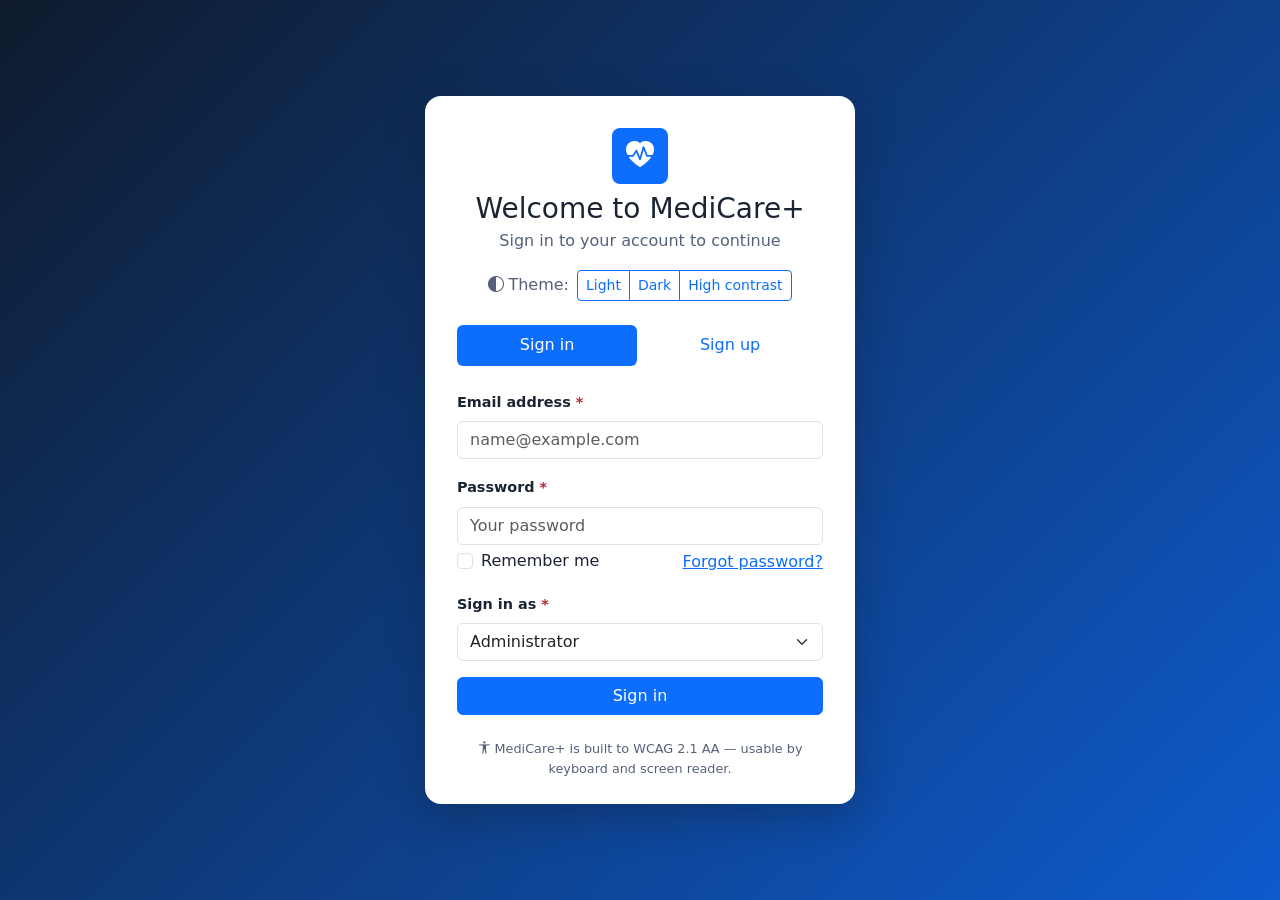
<file: login.html>
<!DOCTYPE html>
<html lang="en">
<head>
  <meta charset="UTF-8">
  <meta name="viewport" content="width=device-width, initial-scale=1">
  <title>Sign in — MediCare+</title>
  <meta name="description" content="Sign in to MediCare+, the accessibility-first hospital and healthcare management system.">
  <link href="https://cdn.jsdelivr.net/npm/bootstrap@5.3.3/dist/css/bootstrap.min.css" rel="stylesheet">
  <link href="https://cdn.jsdelivr.net/npm/bootstrap-icons@1.11.3/font/bootstrap-icons.min.css" rel="stylesheet">
  <link href="css/style.css" rel="stylesheet">
  <link href="css/theme-dark.css" rel="stylesheet">
  <link href="css/theme-contrast.css" rel="stylesheet">
</head>
<body>
  <a class="skip-link" href="#main-content">Skip to main content</a>

  <div class="auth-wrap">
    <main id="main-content" class="auth-card" role="main">
      <div class="text-center mb-3">
        <div class="d-inline-flex align-items-center justify-content-center rounded-3 mb-2"
             style="width:56px;height:56px;background:var(--brand);color:#fff;">
          <i class="bi bi-heart-pulse-fill fs-3"></i>
        </div>
        <h1 class="h3 mb-1">Welcome to MediCare+</h1>
        <p class="text-muted-2 mb-0">Sign in to your account to continue</p>
      </div>

      <div class="d-flex justify-content-center align-items-center gap-2 mb-4 flex-wrap">
        <span class="d-none d-md-flex align-items-center gap-1 text-muted-2">
          <i class="bi bi-circle-half" aria-hidden="true"></i> Theme:
        </span>
        <div class="btn-group btn-group-sm" role="group" aria-label="Theme options">
          <button class="btn btn-outline-primary" type="button" onclick="setTheme('light')">Light</button>
          <button class="btn btn-outline-primary" type="button" onclick="setTheme('dark')">Dark</button>
          <button class="btn btn-outline-primary" type="button" onclick="setTheme('contrast')">High contrast</button>
        </div>
      </div>

      <ul class="nav nav-pills nav-fill mb-4" role="tablist" aria-label="Sign in options">
        <li class="nav-item" role="presentation">
          <button class="nav-link active" id="signin-tab" data-bs-toggle="pill" data-bs-target="#signin" type="button" role="tab" aria-controls="signin" aria-selected="true">Sign in</button>
        </li>
        <li class="nav-item" role="presentation">
          <button class="nav-link" id="signup-tab" data-bs-toggle="pill" data-bs-target="#signup" type="button" role="tab" aria-controls="signup" aria-selected="false">Sign up</button>
        </li>
      </ul>

      <div class="tab-content">
        <div class="tab-pane fade show active" id="signin" role="tabpanel" aria-labelledby="signin-tab" tabindex="0">
          <form>
            <div class="mb-3">
              <label class="form-label required" for="email">Email address</label>
              <input type="email" class="form-control" id="email" placeholder="name@example.com" required>
            </div>
            <div class="mb-1">
              <label class="form-label required" for="password">Password</label>
              <input type="password" class="form-control" id="password" placeholder="Your password" required>
            </div>
            <div class="d-flex justify-content-between align-items-center mb-3">
              <div class="form-check">
                <input class="form-check-input" type="checkbox" id="remember">
                <label class="form-check-label" for="remember">Remember me</label>
              </div>
              <a href="#">Forgot password?</a>
            </div>
            <div class="mb-3">
              <label class="form-label required" for="role">Sign in as</label>
              <select class="form-select" id="role">
                <option value="admin">Administrator</option>
                <option value="doctor">Doctor</option>
                <option value="reception">Receptionist</option>
                <option value="patient">Patient</option>
              </select>
            </div>
            <a class="btn btn-primary w-100" href="index.html" role="button">Sign in</a>
          </form>
        </div>

        <div class="tab-pane fade" id="signup" role="tabpanel" aria-labelledby="signup-tab" tabindex="0">
          <form>
            <div class="mb-3">
              <label class="form-label required" for="reg-name">Full name</label>
              <input type="text" class="form-control" id="reg-name" placeholder="Jane Doe" required>
            </div>
            <div class="mb-3">
              <label class="form-label required" for="reg-email">Email address</label>
              <input type="email" class="form-control" id="reg-email" placeholder="name@example.com" required>
            </div>
            <div class="mb-3">
              <label class="form-label required" for="reg-pass">Password</label>
              <input type="password" class="form-control" id="reg-pass" placeholder="Create a password" required>
              <div class="form-text help">Minimum 8 characters, with a number and a symbol.</div>
            </div>
            <div class="mb-3">
              <label class="form-label" for="reg-role">I am a</label>
              <select class="form-select" id="reg-role">
                <option value="patient">Patient</option>
                <option value="doctor">Doctor</option>
                <option value="reception">Receptionist</option>
              </select>
            </div>
            <button type="submit" class="btn btn-primary w-100">Create account</button>
          </form>
        </div>
      </div>

      <p class="text-center text-muted-2 mt-4 mb-0" style="font-size:0.8rem;">
        <i class="bi bi-universal-access" aria-hidden="true"></i>
        MediCare+ is built to WCAG 2.1 AA — usable by keyboard and screen reader.
      </p>
    </main>
  </div>

  <script src="https://cdn.jsdelivr.net/npm/bootstrap@5.3.3/dist/js/bootstrap.bundle.min.js"></script>
  <script>
    (function () {
      var t = localStorage.getItem('mc-theme');
      if (t && t !== 'light') document.documentElement.setAttribute('data-theme', t);
      var f = localStorage.getItem('mc-fs');
      if (f) document.documentElement.style.fontSize = f + 'px';
      window.setTheme = function (t) {
        if (t === 'light') { document.documentElement.removeAttribute('data-theme'); }
        else { document.documentElement.setAttribute('data-theme', t); }
        localStorage.setItem('mc-theme', t);
      };
    })();
  </script>
</body>
</html>
</file>
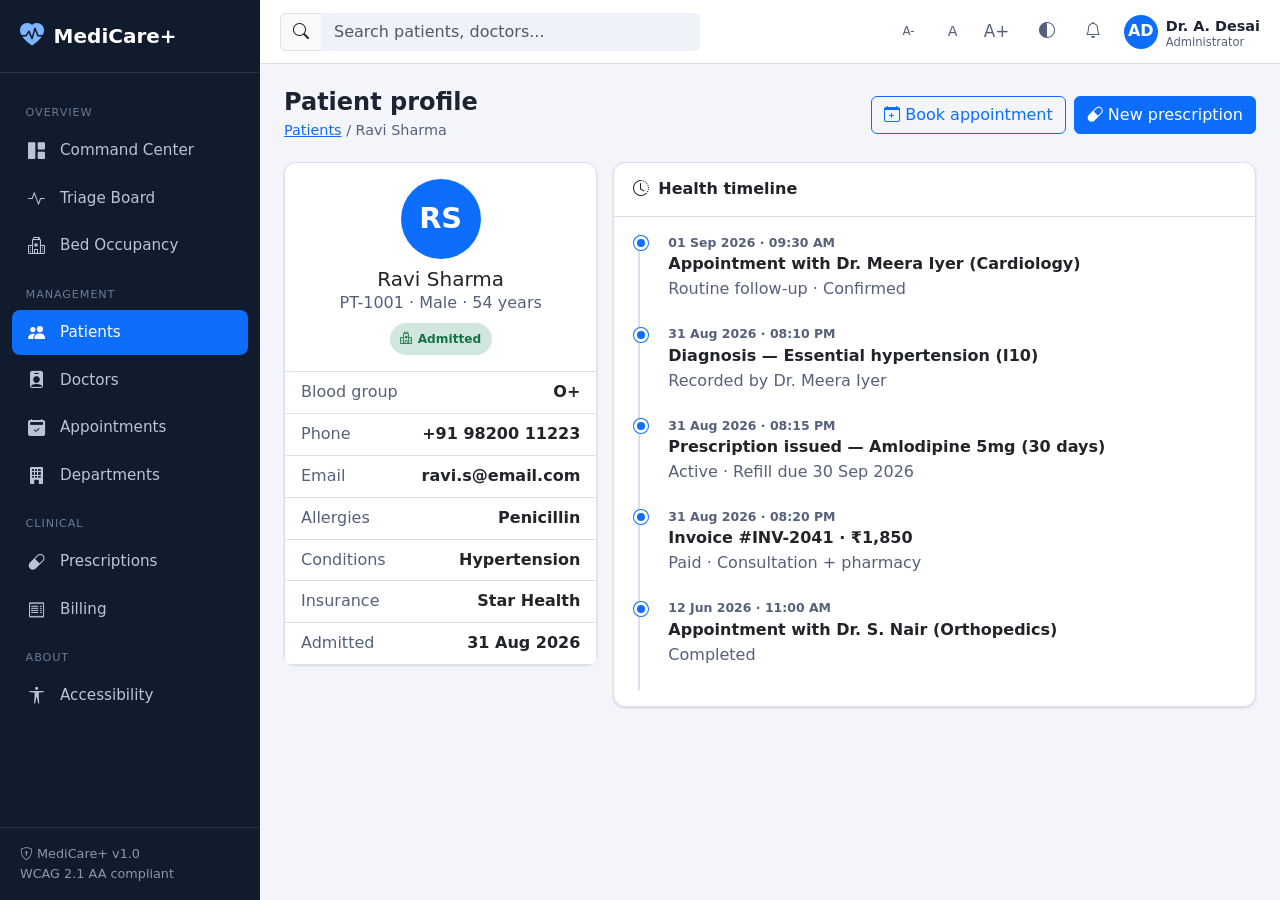
<file: patient-profile.html>
<!DOCTYPE html>
<html lang="en">
<head>
  <meta charset="UTF-8">
  <meta name="viewport" content="width=device-width, initial-scale=1">
  <title>Patient profile — MediCare+</title>
  <meta name="description" content="Patient health record timeline.">
  <link href="https://cdn.jsdelivr.net/npm/bootstrap@5.3.3/dist/css/bootstrap.min.css" rel="stylesheet">
  <link href="https://cdn.jsdelivr.net/npm/bootstrap-icons@1.11.3/font/bootstrap-icons.min.css" rel="stylesheet">
  <link href="css/style.css" rel="stylesheet">
  <link href="css/theme-dark.css" rel="stylesheet">
  <link href="css/theme-contrast.css" rel="stylesheet">
</head>
<body>
  <a class="skip-link" href="#main-content">Skip to main content</a>

  <div class="app">
    <aside class="sidebar" id="sidebar" aria-label="Main navigation">
      <a class="sidebar-brand" href="index.html">
        <i class="bi bi-heart-pulse-fill" aria-hidden="true"></i>
        <span>MediCare+</span>
      </a>
      <nav class="sidebar-nav">
        <span class="sidebar-section-label">Overview</span>
        <a class="nav-link" href="index.html"><i class="bi bi-grid-1x2-fill" aria-hidden="true"></i> Command Center</a>
        <a class="nav-link" href="triage.html"><i class="bi bi-activity" aria-hidden="true"></i> Triage Board</a>
        <a class="nav-link" href="beds.html"><i class="bi bi-hospital" aria-hidden="true"></i> Bed Occupancy</a>
        <span class="sidebar-section-label">Management</span>
        <a class="nav-link active" aria-current="page" href="patients.html"><i class="bi bi-people-fill" aria-hidden="true"></i> Patients</a>
        <a class="nav-link" href="doctors.html"><i class="bi bi-person-badge-fill" aria-hidden="true"></i> Doctors</a>
        <a class="nav-link" href="appointments.html"><i class="bi bi-calendar2-check-fill" aria-hidden="true"></i> Appointments</a>
        <a class="nav-link" href="departments.html"><i class="bi bi-building-fill" aria-hidden="true"></i> Departments</a>
        <span class="sidebar-section-label">Clinical</span>
        <a class="nav-link" href="prescriptions.html"><i class="bi bi-capsule" aria-hidden="true"></i> Prescriptions</a>
        <a class="nav-link" href="billing.html"><i class="bi bi-receipt" aria-hidden="true"></i> Billing</a>
        <span class="sidebar-section-label">About</span>
        <a class="nav-link" href="accessibility.html"><i class="bi bi-universal-access" aria-hidden="true"></i> Accessibility</a>
      </nav>
      <div class="sidebar-footer">
        <i class="bi bi-shield-lock" aria-hidden="true"></i> MediCare+ v1.0<br>
        WCAG 2.1 AA compliant
      </div>
    </aside>

    <div class="main">
      <header class="topbar">
        <button class="icon-btn d-lg-none" id="menuBtn" aria-label="Toggle navigation" aria-expanded="false" aria-controls="sidebar" onclick="toggleSidebar()">
          <i class="bi bi-list" aria-hidden="true"></i>
        </button>
        <form class="search d-none d-md-block" role="search" aria-label="Global search">
          <div class="input-group">
            <span class="input-group-text"><i class="bi bi-search" aria-hidden="true"></i></span>
            <input class="form-control" type="search" placeholder="Search patients, doctors..." aria-label="Search">
          </div>
        </form>
        <div class="topbar-actions">
          <div class="d-none d-md-flex align-items-center gap-1 me-1" role="group" aria-label="Text size">
            <button class="icon-btn" style="font-size:0.75rem" type="button" onclick="setFont(15)" aria-label="Smaller text" title="Smaller text">A-</button>
            <button class="icon-btn" style="font-size:0.9rem" type="button" onclick="setFont(16)" aria-label="Default text size" title="Default text size">A</button>
            <button class="icon-btn" style="font-size:1.05rem" type="button" onclick="setFont(18)" aria-label="Larger text" title="Larger text">A+</button>
          </div>
          <div class="dropdown">
            <button class="icon-btn" data-bs-toggle="dropdown" aria-expanded="false" aria-label="Theme options" title="Change theme">
              <i class="bi bi-circle-half" aria-hidden="true"></i>
            </button>
            <ul class="dropdown-menu dropdown-menu-end">
              <li><button class="dropdown-item" type="button" onclick="setTheme('light')"><i class="bi bi-sun me-2" aria-hidden="true"></i>Light</button></li>
              <li><button class="dropdown-item" type="button" onclick="setTheme('dark')"><i class="bi bi-moon me-2" aria-hidden="true"></i>Dark</button></li>
              <li><button class="dropdown-item" type="button" onclick="setTheme('contrast')"><i class="bi bi-eye me-2" aria-hidden="true"></i>High contrast</button></li>
            </ul>
          </div>
          <button class="icon-btn" aria-label="Notifications" title="Notifications">
            <i class="bi bi-bell" aria-hidden="true"></i>
          </button>
          <div class="user-chip ms-1">
            <span class="avatar" aria-hidden="true">AD</span>
            <span class="d-none d-sm-block">
              <span class="name d-block">Dr. A. Desai</span>
              <span class="role d-block">Administrator</span>
            </span>
          </div>
        </div>
      </header>

      <main id="main-content" class="content" tabindex="-1">
        <div class="page-head">
          <div>
            <h1>Patient profile</h1>
            <p class="subtitle"><a href="patients.html">Patients</a> / Ravi Sharma</p>
          </div>
          <div class="d-flex gap-2">
            <a class="btn btn-outline-primary" href="appointments.html"><i class="bi bi-calendar-plus" aria-hidden="true"></i> Book appointment</a>
            <a class="btn btn-primary" href="prescriptions.html"><i class="bi bi-capsule" aria-hidden="true"></i> New prescription</a>
          </div>
        </div>

        <div class="row g-3">
          <div class="col-12 col-xl-4">
            <div class="card mb-3">
              <div class="card-body text-center">
                <div class="avatar-lg rounded-circle mx-auto mb-2 d-flex align-items-center justify-content-center"
                     style="width:80px;height:80px;background:var(--brand);color:#fff;font-size:1.8rem;font-weight:700;" aria-hidden="true">RS</div>
                <h2 class="h5 mb-0">Ravi Sharma</h2>
                <div class="text-muted-2 mb-2">PT-1001 &middot; Male &middot; 54 years</div>
                <span class="badge-status ok"><i class="bi bi-hospital" aria-hidden="true"></i> Admitted</span>
              </div>
              <ul class="list-group list-group-flush text-start">
                <li class="list-group-item d-flex justify-content-between"><span class="text-muted-2">Blood group</span><strong>O+</strong></li>
                <li class="list-group-item d-flex justify-content-between"><span class="text-muted-2">Phone</span><strong>+91 98200 11223</strong></li>
                <li class="list-group-item d-flex justify-content-between"><span class="text-muted-2">Email</span><strong>ravi.s@email.com</strong></li>
                <li class="list-group-item d-flex justify-content-between"><span class="text-muted-2">Allergies</span><strong>Penicillin</strong></li>
                <li class="list-group-item d-flex justify-content-between"><span class="text-muted-2">Conditions</span><strong>Hypertension</strong></li>
                <li class="list-group-item d-flex justify-content-between"><span class="text-muted-2">Insurance</span><strong>Star Health</strong></li>
                <li class="list-group-item d-flex justify-content-between"><span class="text-muted-2">Admitted</span><strong>31 Aug 2026</strong></li>
              </ul>
            </div>
          </div>

          <div class="col-12 col-xl-8">
            <div class="card">
              <div class="card-header"><i class="bi bi-clock-history me-1" aria-hidden="true"></i> Health timeline</div>
              <div class="card-body">
                <div class="timeline">
                  <div class="timeline-item">
                    <div class="when">01 Sep 2026 &middot; 09:30 AM</div>
                    <div class="what">Appointment with Dr. Meera Iyer (Cardiology)</div>
                    <div class="text-muted-2">Routine follow-up &middot; Confirmed</div>
                  </div>
                  <div class="timeline-item">
                    <div class="when">31 Aug 2026 &middot; 08:10 PM</div>
                    <div class="what">Diagnosis — Essential hypertension (I10)</div>
                    <div class="text-muted-2">Recorded by Dr. Meera Iyer</div>
                  </div>
                  <div class="timeline-item">
                    <div class="when">31 Aug 2026 &middot; 08:15 PM</div>
                    <div class="what">Prescription issued — Amlodipine 5mg (30 days)</div>
                    <div class="text-muted-2">Active &middot; Refill due 30 Sep 2026</div>
                  </div>
                  <div class="timeline-item">
                    <div class="when">31 Aug 2026 &middot; 08:20 PM</div>
                    <div class="what">Invoice #INV-2041 &middot; &#8377;1,850</div>
                    <div class="text-muted-2">Paid &middot; Consultation + pharmacy</div>
                  </div>
                  <div class="timeline-item">
                    <div class="when">12 Jun 2026 &middot; 11:00 AM</div>
                    <div class="what">Appointment with Dr. S. Nair (Orthopedics)</div>
                    <div class="text-muted-2">Completed</div>
                  </div>
                </div>
              </div>
            </div>
          </div>
        </div>
      </main>
    </div>
  </div>

  <script src="https://cdn.jsdelivr.net/npm/bootstrap@5.3.3/dist/js/bootstrap.bundle.min.js"></script>
  <script>
    (function () {
      var t = localStorage.getItem('mc-theme');
      if (t && t !== 'light') document.documentElement.setAttribute('data-theme', t);
      var f = localStorage.getItem('mc-fs');
      if (f) document.documentElement.style.fontSize = f + 'px';
      window.setTheme = function (t) {
        if (t === 'light') document.documentElement.removeAttribute('data-theme');
        else document.documentElement.setAttribute('data-theme', t);
        localStorage.setItem('mc-theme', t);
      };
      window.setFont = function (p) {
        document.documentElement.style.fontSize = p + 'px';
        localStorage.setItem('mc-fs', p);
      };
      window.toggleSidebar = function () {
        var s = document.getElementById('sidebar');
        var b = document.getElementById('menuBtn');
        var open = s.classList.toggle('show');
        if (b) b.setAttribute('aria-expanded', open ? 'true' : 'false');
      };
    })();
  </script>
</body>
</html>
</file>
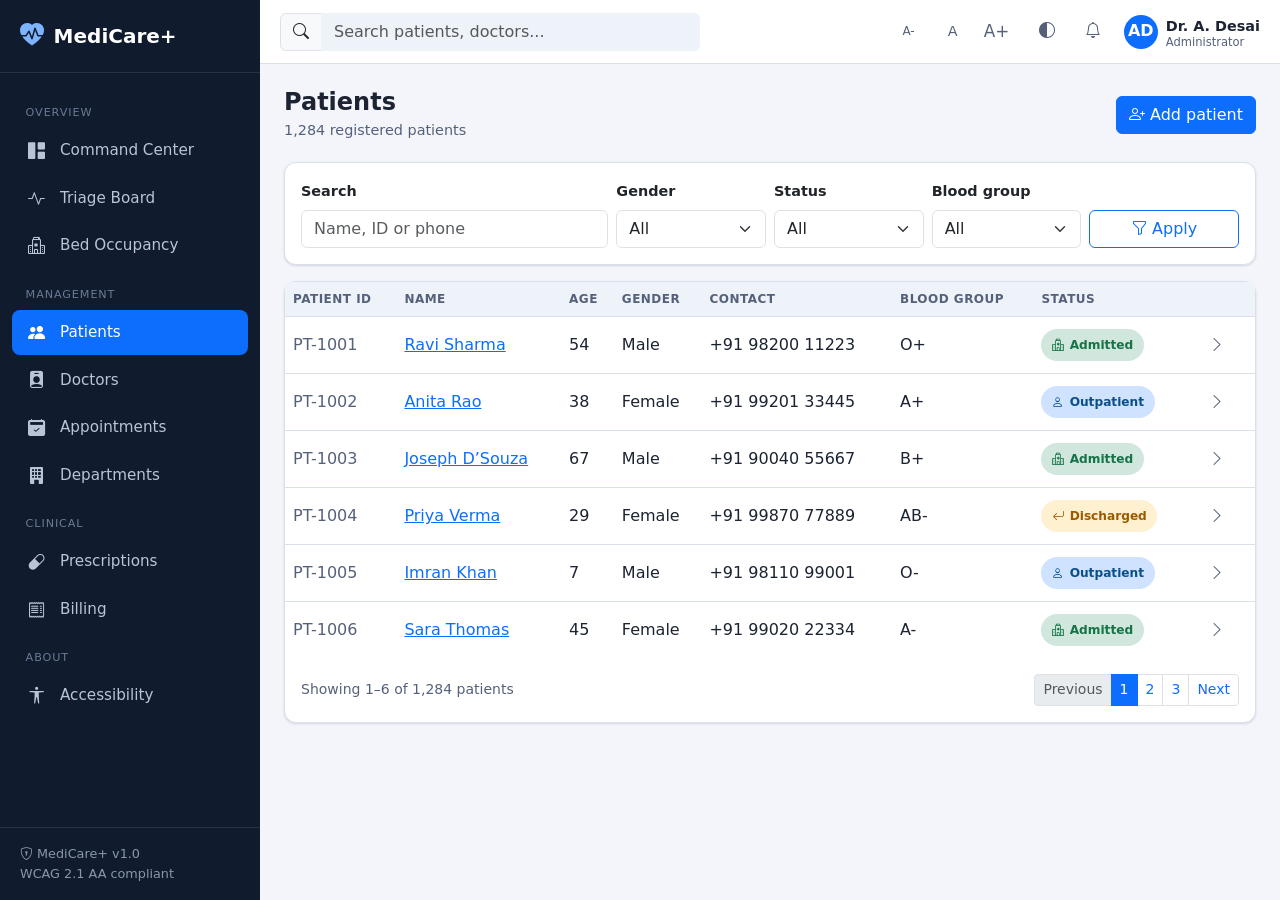
<file: patients.html>
<!DOCTYPE html>
<html lang="en">
<head>
  <meta charset="UTF-8">
  <meta name="viewport" content="width=device-width, initial-scale=1">
  <title>Patients — MediCare+</title>
  <meta name="description" content="Search, filter and manage patient records.">
  <link href="https://cdn.jsdelivr.net/npm/bootstrap@5.3.3/dist/css/bootstrap.min.css" rel="stylesheet">
  <link href="https://cdn.jsdelivr.net/npm/bootstrap-icons@1.11.3/font/bootstrap-icons.min.css" rel="stylesheet">
  <link href="css/style.css" rel="stylesheet">
  <link href="css/theme-dark.css" rel="stylesheet">
  <link href="css/theme-contrast.css" rel="stylesheet">
</head>
<body>
  <a class="skip-link" href="#main-content">Skip to main content</a>

  <div class="app">
    <aside class="sidebar" id="sidebar" aria-label="Main navigation">
      <a class="sidebar-brand" href="index.html">
        <i class="bi bi-heart-pulse-fill" aria-hidden="true"></i>
        <span>MediCare+</span>
      </a>
      <nav class="sidebar-nav">
        <span class="sidebar-section-label">Overview</span>
        <a class="nav-link" href="index.html"><i class="bi bi-grid-1x2-fill" aria-hidden="true"></i> Command Center</a>
        <a class="nav-link" href="triage.html"><i class="bi bi-activity" aria-hidden="true"></i> Triage Board</a>
        <a class="nav-link" href="beds.html"><i class="bi bi-hospital" aria-hidden="true"></i> Bed Occupancy</a>
        <span class="sidebar-section-label">Management</span>
        <a class="nav-link active" href="patients.html" aria-current="page"><i class="bi bi-people-fill" aria-hidden="true"></i> Patients</a>
        <a class="nav-link" href="doctors.html"><i class="bi bi-person-badge-fill" aria-hidden="true"></i> Doctors</a>
        <a class="nav-link" href="appointments.html"><i class="bi bi-calendar2-check-fill" aria-hidden="true"></i> Appointments</a>
        <a class="nav-link" href="departments.html"><i class="bi bi-building-fill" aria-hidden="true"></i> Departments</a>
        <span class="sidebar-section-label">Clinical</span>
        <a class="nav-link" href="prescriptions.html"><i class="bi bi-capsule" aria-hidden="true"></i> Prescriptions</a>
        <a class="nav-link" href="billing.html"><i class="bi bi-receipt" aria-hidden="true"></i> Billing</a>
        <span class="sidebar-section-label">About</span>
        <a class="nav-link" href="accessibility.html"><i class="bi bi-universal-access" aria-hidden="true"></i> Accessibility</a>
      </nav>
      <div class="sidebar-footer">
        <i class="bi bi-shield-lock" aria-hidden="true"></i> MediCare+ v1.0<br>
        WCAG 2.1 AA compliant
      </div>
    </aside>

    <div class="main">
      <header class="topbar">
        <button class="icon-btn d-lg-none" id="menuBtn" aria-label="Toggle navigation" aria-expanded="false" aria-controls="sidebar" onclick="toggleSidebar()">
          <i class="bi bi-list" aria-hidden="true"></i>
        </button>
        <form class="search d-none d-md-block" role="search" aria-label="Global search">
          <div class="input-group">
            <span class="input-group-text"><i class="bi bi-search" aria-hidden="true"></i></span>
            <input class="form-control" type="search" placeholder="Search patients, doctors..." aria-label="Search">
          </div>
        </form>
        <div class="topbar-actions">
          <div class="d-none d-md-flex align-items-center gap-1 me-1" role="group" aria-label="Text size">
            <button class="icon-btn" style="font-size:0.75rem" type="button" onclick="setFont(15)" aria-label="Smaller text" title="Smaller text">A-</button>
            <button class="icon-btn" style="font-size:0.9rem" type="button" onclick="setFont(16)" aria-label="Default text size" title="Default text size">A</button>
            <button class="icon-btn" style="font-size:1.05rem" type="button" onclick="setFont(18)" aria-label="Larger text" title="Larger text">A+</button>
          </div>
          <div class="dropdown">
            <button class="icon-btn" data-bs-toggle="dropdown" aria-expanded="false" aria-label="Theme options" title="Change theme">
              <i class="bi bi-circle-half" aria-hidden="true"></i>
            </button>
            <ul class="dropdown-menu dropdown-menu-end">
              <li><button class="dropdown-item" type="button" onclick="setTheme('light')"><i class="bi bi-sun me-2" aria-hidden="true"></i>Light</button></li>
              <li><button class="dropdown-item" type="button" onclick="setTheme('dark')"><i class="bi bi-moon me-2" aria-hidden="true"></i>Dark</button></li>
              <li><button class="dropdown-item" type="button" onclick="setTheme('contrast')"><i class="bi bi-eye me-2" aria-hidden="true"></i>High contrast</button></li>
            </ul>
          </div>
          <button class="icon-btn" aria-label="Notifications" title="Notifications">
            <i class="bi bi-bell" aria-hidden="true"></i>
          </button>
          <div class="user-chip ms-1">
            <span class="avatar" aria-hidden="true">AD</span>
            <span class="d-none d-sm-block">
              <span class="name d-block">Dr. A. Desai</span>
              <span class="role d-block">Administrator</span>
            </span>
          </div>
        </div>
      </header>

      <main id="main-content" class="content" tabindex="-1">
        <div class="page-head">
          <div>
            <h1>Patients</h1>
            <p class="subtitle">1,284 registered patients</p>
          </div>
          <a class="btn btn-primary" href="add-patient.html"><i class="bi bi-person-plus" aria-hidden="true"></i> Add patient</a>
        </div>

        <!-- Filter bar -->
        <div class="card mb-3">
          <div class="card-body">
            <form class="row g-2 align-items-end">
              <div class="col-12 col-md-4">
                <label class="form-label" for="search-patient">Search</label>
                <input type="search" class="form-control" id="search-patient" placeholder="Name, ID or phone">
              </div>
              <div class="col-6 col-md-2">
                <label class="form-label" for="filter-gender">Gender</label>
                <select class="form-select" id="filter-gender">
                  <option value="">All</option>
                  <option>Male</option>
                  <option>Female</option>
                  <option>Other</option>
                </select>
              </div>
              <div class="col-6 col-md-2">
                <label class="form-label" for="filter-status">Status</label>
                <select class="form-select" id="filter-status">
                  <option value="">All</option>
                  <option>Admitted</option>
                  <option>Outpatient</option>
                  <option>Discharged</option>
                </select>
              </div>
              <div class="col-6 col-md-2">
                <label class="form-label" for="filter-blood">Blood group</label>
                <select class="form-select" id="filter-blood">
                  <option value="">All</option>
                  <option>O+</option><option>A+</option><option>B+</option><option>AB+</option>
                  <option>O-</option><option>A-</option><option>B-</option><option>AB-</option>
                </select>
              </div>
              <div class="col-6 col-md-2 d-grid">
                <button class="btn btn-outline-primary" type="button"><i class="bi bi-funnel" aria-hidden="true"></i> Apply</button>
              </div>
            </form>
          </div>
        </div>

        <div class="card">
          <div class="table-responsive">
            <table class="table table-hover align-middle">
              <caption class="visually-hidden">List of patients with ID, name, age, gender, contact, blood group and status.</caption>
              <thead>
                <tr>
                  <th scope="col">Patient ID</th>
                  <th scope="col">Name</th>
                  <th scope="col">Age</th>
                  <th scope="col">Gender</th>
                  <th scope="col">Contact</th>
                  <th scope="col">Blood group</th>
                  <th scope="col">Status</th>
                  <th scope="col"><span class="visually-hidden">Actions</span></th>
                </tr>
              </thead>
              <tbody>
                <tr>
                  <td class="text-muted-2">PT-1001</td>
                  <td><a href="patient-profile.html">Ravi Sharma</a></td>
                  <td>54</td>
                  <td>Male</td>
                  <td>+91 98200 11223</td>
                  <td>O+</td>
                  <td><span class="badge-status ok"><i class="bi bi-hospital" aria-hidden="true"></i> Admitted</span></td>
                  <td><a class="icon-btn" href="patient-profile.html" aria-label="View Ravi Sharma profile"><i class="bi bi-chevron-right" aria-hidden="true"></i></a></td>
                </tr>
                <tr>
                  <td class="text-muted-2">PT-1002</td>
                  <td><a href="patient-profile.html">Anita Rao</a></td>
                  <td>38</td>
                  <td>Female</td>
                  <td>+91 99201 33445</td>
                  <td>A+</td>
                  <td><span class="badge-status info"><i class="bi bi-person" aria-hidden="true"></i> Outpatient</span></td>
                  <td><a class="icon-btn" href="patient-profile.html" aria-label="View Anita Rao profile"><i class="bi bi-chevron-right" aria-hidden="true"></i></a></td>
                </tr>
                <tr>
                  <td class="text-muted-2">PT-1003</td>
                  <td><a href="patient-profile.html">Joseph D&rsquo;Souza</a></td>
                  <td>67</td>
                  <td>Male</td>
                  <td>+91 90040 55667</td>
                  <td>B+</td>
                  <td><span class="badge-status ok"><i class="bi bi-hospital" aria-hidden="true"></i> Admitted</span></td>
                  <td><a class="icon-btn" href="patient-profile.html" aria-label="View Joseph D'Souza profile"><i class="bi bi-chevron-right" aria-hidden="true"></i></a></td>
                </tr>
                <tr>
                  <td class="text-muted-2">PT-1004</td>
                  <td><a href="patient-profile.html">Priya Verma</a></td>
                  <td>29</td>
                  <td>Female</td>
                  <td>+91 99870 77889</td>
                  <td>AB-</td>
                  <td><span class="badge-status warn"><i class="bi bi-arrow-return-left" aria-hidden="true"></i> Discharged</span></td>
                  <td><a class="icon-btn" href="patient-profile.html" aria-label="View Priya Verma profile"><i class="bi bi-chevron-right" aria-hidden="true"></i></a></td>
                </tr>
                <tr>
                  <td class="text-muted-2">PT-1005</td>
                  <td><a href="patient-profile.html">Imran Khan</a></td>
                  <td>7</td>
                  <td>Male</td>
                  <td>+91 98110 99001</td>
                  <td>O-</td>
                  <td><span class="badge-status info"><i class="bi bi-person" aria-hidden="true"></i> Outpatient</span></td>
                  <td><a class="icon-btn" href="patient-profile.html" aria-label="View Imran Khan profile"><i class="bi bi-chevron-right" aria-hidden="true"></i></a></td>
                </tr>
                <tr>
                  <td class="text-muted-2">PT-1006</td>
                  <td><a href="patient-profile.html">Sara Thomas</a></td>
                  <td>45</td>
                  <td>Female</td>
                  <td>+91 99020 22334</td>
                  <td>A-</td>
                  <td><span class="badge-status ok"><i class="bi bi-hospital" aria-hidden="true"></i> Admitted</span></td>
                  <td><a class="icon-btn" href="patient-profile.html" aria-label="View Sara Thomas profile"><i class="bi bi-chevron-right" aria-hidden="true"></i></a></td>
                </tr>
              </tbody>
            </table>
          </div>
          <div class="card-body d-flex justify-content-between align-items-center flex-wrap gap-2">
            <span class="text-muted-2 small">Showing 1&ndash;6 of 1,284 patients</span>
            <nav aria-label="Patients pagination">
              <ul class="pagination pagination-sm mb-0">
                <li class="page-item disabled"><span class="page-link">Previous</span></li>
                <li class="page-item active"><span class="page-link" aria-current="page">1</span></li>
                <li class="page-item"><a class="page-link" href="#">2</a></li>
                <li class="page-item"><a class="page-link" href="#">3</a></li>
                <li class="page-item"><a class="page-link" href="#">Next</a></li>
              </ul>
            </nav>
          </div>
        </div>
      </main>
    </div>
  </div>

  <script src="https://cdn.jsdelivr.net/npm/bootstrap@5.3.3/dist/js/bootstrap.bundle.min.js"></script>
  <script>
    (function () {
      var t = localStorage.getItem('mc-theme');
      if (t && t !== 'light') document.documentElement.setAttribute('data-theme', t);
      var f = localStorage.getItem('mc-fs');
      if (f) document.documentElement.style.fontSize = f + 'px';
      window.setTheme = function (t) {
        if (t === 'light') document.documentElement.removeAttribute('data-theme');
        else document.documentElement.setAttribute('data-theme', t);
        localStorage.setItem('mc-theme', t);
      };
      window.setFont = function (p) {
        document.documentElement.style.fontSize = p + 'px';
        localStorage.setItem('mc-fs', p);
      };
      window.toggleSidebar = function () {
        var s = document.getElementById('sidebar');
        var b = document.getElementById('menuBtn');
        var open = s.classList.toggle('show');
        if (b) b.setAttribute('aria-expanded', open ? 'true' : 'false');
      };
    })();
  </script>
</body>
</html>
</file>
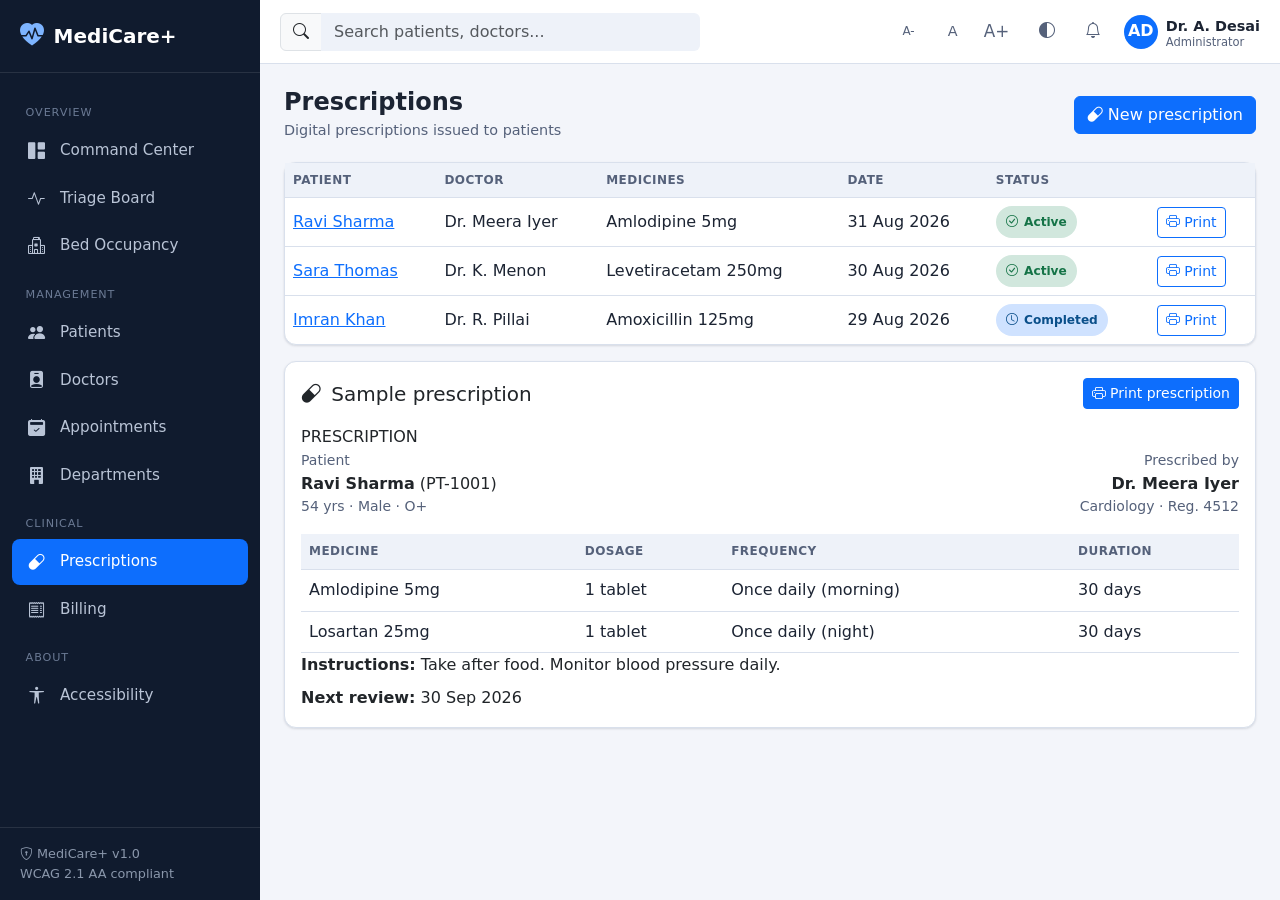
<file: prescriptions.html>
<!DOCTYPE html>
<html lang="en">
<head>
  <meta charset="UTF-8">
  <meta name="viewport" content="width=device-width, initial-scale=1">
  <title>Prescriptions — MediCare+</title>
  <meta name="description" content="Digital prescriptions with print-ready output.">
  <link href="https://cdn.jsdelivr.net/npm/bootstrap@5.3.3/dist/css/bootstrap.min.css" rel="stylesheet">
  <link href="https://cdn.jsdelivr.net/npm/bootstrap-icons@1.11.3/font/bootstrap-icons.min.css" rel="stylesheet">
  <link href="css/style.css" rel="stylesheet">
  <link href="css/theme-dark.css" rel="stylesheet">
  <link href="css/theme-contrast.css" rel="stylesheet">
</head>
<body>
  <a class="skip-link" href="#main-content">Skip to main content</a>

  <div class="app">
    <aside class="sidebar" id="sidebar" aria-label="Main navigation">
      <a class="sidebar-brand" href="index.html">
        <i class="bi bi-heart-pulse-fill" aria-hidden="true"></i>
        <span>MediCare+</span>
      </a>
      <nav class="sidebar-nav">
        <span class="sidebar-section-label">Overview</span>
        <a class="nav-link" href="index.html"><i class="bi bi-grid-1x2-fill" aria-hidden="true"></i> Command Center</a>
        <a class="nav-link" href="triage.html"><i class="bi bi-activity" aria-hidden="true"></i> Triage Board</a>
        <a class="nav-link" href="beds.html"><i class="bi bi-hospital" aria-hidden="true"></i> Bed Occupancy</a>
        <span class="sidebar-section-label">Management</span>
        <a class="nav-link" href="patients.html"><i class="bi bi-people-fill" aria-hidden="true"></i> Patients</a>
        <a class="nav-link" href="doctors.html"><i class="bi bi-person-badge-fill" aria-hidden="true"></i> Doctors</a>
        <a class="nav-link" href="appointments.html"><i class="bi bi-calendar2-check-fill" aria-hidden="true"></i> Appointments</a>
        <a class="nav-link" href="departments.html"><i class="bi bi-building-fill" aria-hidden="true"></i> Departments</a>
        <span class="sidebar-section-label">Clinical</span>
        <a class="nav-link active" aria-current="page" href="prescriptions.html"><i class="bi bi-capsule" aria-hidden="true"></i> Prescriptions</a>
        <a class="nav-link" href="billing.html"><i class="bi bi-receipt" aria-hidden="true"></i> Billing</a>
        <span class="sidebar-section-label">About</span>
        <a class="nav-link" href="accessibility.html"><i class="bi bi-universal-access" aria-hidden="true"></i> Accessibility</a>
      </nav>
      <div class="sidebar-footer">
        <i class="bi bi-shield-lock" aria-hidden="true"></i> MediCare+ v1.0<br>
        WCAG 2.1 AA compliant
      </div>
    </aside>

    <div class="main">
      <header class="topbar">
        <button class="icon-btn d-lg-none" id="menuBtn" aria-label="Toggle navigation" aria-expanded="false" aria-controls="sidebar" onclick="toggleSidebar()">
          <i class="bi bi-list" aria-hidden="true"></i>
        </button>
        <form class="search d-none d-md-block" role="search" aria-label="Global search">
          <div class="input-group">
            <span class="input-group-text"><i class="bi bi-search" aria-hidden="true"></i></span>
            <input class="form-control" type="search" placeholder="Search patients, doctors..." aria-label="Search">
          </div>
        </form>
        <div class="topbar-actions">
          <div class="d-none d-md-flex align-items-center gap-1 me-1" role="group" aria-label="Text size">
            <button class="icon-btn" style="font-size:0.75rem" type="button" onclick="setFont(15)" aria-label="Smaller text" title="Smaller text">A-</button>
            <button class="icon-btn" style="font-size:0.9rem" type="button" onclick="setFont(16)" aria-label="Default text size" title="Default text size">A</button>
            <button class="icon-btn" style="font-size:1.05rem" type="button" onclick="setFont(18)" aria-label="Larger text" title="Larger text">A+</button>
          </div>
          <div class="dropdown">
            <button class="icon-btn" data-bs-toggle="dropdown" aria-expanded="false" aria-label="Theme options" title="Change theme">
              <i class="bi bi-circle-half" aria-hidden="true"></i>
            </button>
            <ul class="dropdown-menu dropdown-menu-end">
              <li><button class="dropdown-item" type="button" onclick="setTheme('light')"><i class="bi bi-sun me-2" aria-hidden="true"></i>Light</button></li>
              <li><button class="dropdown-item" type="button" onclick="setTheme('dark')"><i class="bi bi-moon me-2" aria-hidden="true"></i>Dark</button></li>
              <li><button class="dropdown-item" type="button" onclick="setTheme('contrast')"><i class="bi bi-eye me-2" aria-hidden="true"></i>High contrast</button></li>
            </ul>
          </div>
          <button class="icon-btn" aria-label="Notifications" title="Notifications">
            <i class="bi bi-bell" aria-hidden="true"></i>
          </button>
          <div class="user-chip ms-1">
            <span class="avatar" aria-hidden="true">AD</span>
            <span class="d-none d-sm-block">
              <span class="name d-block">Dr. A. Desai</span>
              <span class="role d-block">Administrator</span>
            </span>
          </div>
        </div>
      </header>

      <main id="main-content" class="content" tabindex="-1">
        <div class="page-head">
          <div>
            <h1>Prescriptions</h1>
            <p class="subtitle">Digital prescriptions issued to patients</p>
          </div>
          <button class="btn btn-primary" data-bs-toggle="modal" data-bs-target="#rxModal"><i class="bi bi-capsule" aria-hidden="true"></i> New prescription</button>
        </div>

        <div class="card mb-3">
          <div class="table-responsive">
            <table class="table table-hover align-middle">
              <caption class="visually-hidden">List of prescriptions with patient, doctor, medicines, date and status.</caption>
              <thead>
                <tr>
                  <th scope="col">Patient</th>
                  <th scope="col">Doctor</th>
                  <th scope="col">Medicines</th>
                  <th scope="col">Date</th>
                  <th scope="col">Status</th>
                  <th scope="col"><span class="visually-hidden">Actions</span></th>
                </tr>
              </thead>
              <tbody>
                <tr>
                  <td><a href="patient-profile.html">Ravi Sharma</a></td>
                  <td>Dr. Meera Iyer</td>
                  <td>Amlodipine 5mg</td>
                  <td>31 Aug 2026</td>
                  <td><span class="badge-status ok"><i class="bi bi-check-circle" aria-hidden="true"></i> Active</span></td>
                  <td><button class="btn btn-sm btn-outline-primary" type="button" onclick="window.print()"><i class="bi bi-printer" aria-hidden="true"></i> Print</button></td>
                </tr>
                <tr>
                  <td><a href="patient-profile.html">Sara Thomas</a></td>
                  <td>Dr. K. Menon</td>
                  <td>Levetiracetam 250mg</td>
                  <td>30 Aug 2026</td>
                  <td><span class="badge-status ok"><i class="bi bi-check-circle" aria-hidden="true"></i> Active</span></td>
                  <td><button class="btn btn-sm btn-outline-primary" type="button" onclick="window.print()"><i class="bi bi-printer" aria-hidden="true"></i> Print</button></td>
                </tr>
                <tr>
                  <td><a href="patient-profile.html">Imran Khan</a></td>
                  <td>Dr. R. Pillai</td>
                  <td>Amoxicillin 125mg</td>
                  <td>29 Aug 2026</td>
                  <td><span class="badge-status info"><i class="bi bi-clock" aria-hidden="true"></i> Completed</span></td>
                  <td><button class="btn btn-sm btn-outline-primary" type="button" onclick="window.print()"><i class="bi bi-printer" aria-hidden="true"></i> Print</button></td>
                </tr>
              </tbody>
            </table>
          </div>
        </div>

        <div class="print-area">
          <div class="card">
            <div class="card-body">
              <div class="d-flex justify-content-between align-items-center mb-3">
                <h2 class="h5 mb-0"><i class="bi bi-capsule me-1" aria-hidden="true"></i> Sample prescription</h2>
                <button class="btn btn-sm btn-primary" type="button" onclick="window.print()"><i class="bi bi-printer" aria-hidden="true"></i> Print prescription</button>
              </div>
              <div class="print-header">
  <div>
    <div class="h-name">MediCare+ Multispecialty Hospital</div>
    <div class="h-meta">123 Health Avenue, Mathura &middot; Phone: +91 565 2400000 &middot; License: MH-2026-0147</div>
  </div>
  <div class="h-meta text-end">Generated: 01 Sep 2026</div>
</div>
              <div class="doc-title">PRESCRIPTION</div>
              <div class="row mb-3">
                <div class="col-6">
                  <div class="small text-muted-2">Patient</div>
                  <div><strong>Ravi Sharma</strong> (PT-1001)</div>
                  <div class="small text-muted-2">54 yrs &middot; Male &middot; O+</div>
                </div>
                <div class="col-6 text-end">
                  <div class="small text-muted-2">Prescribed by</div>
                  <div><strong>Dr. Meera Iyer</strong></div>
                  <div class="small text-muted-2">Cardiology &middot; Reg. 4512</div>
                </div>
              </div>
              <table class="table">
                <thead>
                  <tr><th scope="col">Medicine</th><th scope="col">Dosage</th><th scope="col">Frequency</th><th scope="col">Duration</th></tr>
                </thead>
                <tbody>
                  <tr><td>Amlodipine 5mg</td><td>1 tablet</td><td>Once daily (morning)</td><td>30 days</td></tr>
                  <tr><td>Losartan 25mg</td><td>1 tablet</td><td>Once daily (night)</td><td>30 days</td></tr>
                </tbody>
              </table>
              <div class="mb-2"><strong>Instructions:</strong> Take after food. Monitor blood pressure daily.</div>
              <div><strong>Next review:</strong> 30 Sep 2026</div>
              <div class="print-footer">This document is generated electronically and is valid without a handwritten signature. For queries, contact the front desk.</div>
            </div>
          </div>
        </div>

        <div class="modal fade" id="rxModal" tabindex="-1" aria-labelledby="rxModalLabel" aria-hidden="true">
          <div class="modal-dialog">
            <div class="modal-content">
              <div class="modal-header">
                <h2 class="modal-title h5" id="rxModalLabel">New prescription</h2>
                <button type="button" class="btn-close" data-bs-dismiss="modal" aria-label="Close"></button>
              </div>
              <div class="modal-body">
                <form>
                  <div class="mb-3">
                    <label class="form-label required" for="rx-patient">Patient</label>
                    <select class="form-select" id="rx-patient" required><option value="">Select patient</option><option>Ravi Sharma</option><option>Sara Thomas</option></select>
                  </div>
                  <div class="mb-3">
                    <label class="form-label required" for="rx-med">Medicine</label>
                    <input type="text" class="form-control" id="rx-med" placeholder="e.g. Amlodipine 5mg" required>
                  </div>
                  <div class="row g-2">
                    <div class="col-6">
                      <label class="form-label" for="rx-dose">Dosage</label>
                      <input type="text" class="form-control" id="rx-dose" placeholder="1 tablet">
                    </div>
                    <div class="col-6">
                      <label class="form-label" for="rx-freq">Frequency</label>
                      <input type="text" class="form-control" id="rx-freq" placeholder="Once daily">
                    </div>
                  </div>
                  <button type="submit" class="btn btn-primary w-100 mt-3">Issue prescription</button>
                </form>
              </div>
            </div>
          </div>
        </div>
      </main>
    </div>
  </div>

  <script src="https://cdn.jsdelivr.net/npm/bootstrap@5.3.3/dist/js/bootstrap.bundle.min.js"></script>
  <script>
    (function () {
      var t = localStorage.getItem('mc-theme');
      if (t && t !== 'light') document.documentElement.setAttribute('data-theme', t);
      var f = localStorage.getItem('mc-fs');
      if (f) document.documentElement.style.fontSize = f + 'px';
      window.setTheme = function (t) {
        if (t === 'light') document.documentElement.removeAttribute('data-theme');
        else document.documentElement.setAttribute('data-theme', t);
        localStorage.setItem('mc-theme', t);
      };
      window.setFont = function (p) {
        document.documentElement.style.fontSize = p + 'px';
        localStorage.setItem('mc-fs', p);
      };
      window.toggleSidebar = function () {
        var s = document.getElementById('sidebar');
        var b = document.getElementById('menuBtn');
        var open = s.classList.toggle('show');
        if (b) b.setAttribute('aria-expanded', open ? 'true' : 'false');
      };
    })();
  </script>
</body>
</html>
</file>
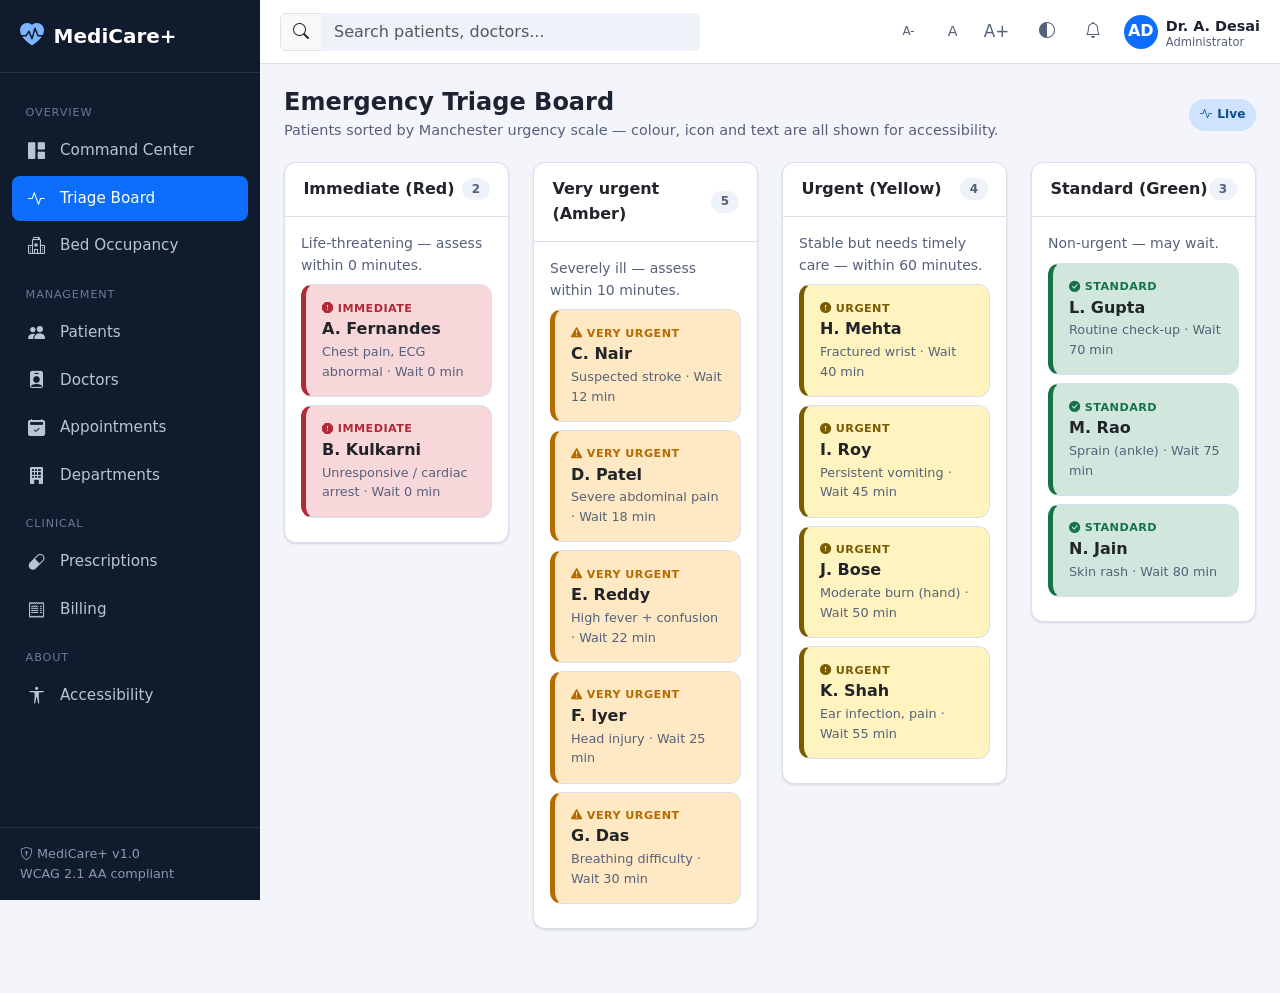
<file: triage.html>
<!DOCTYPE html>
<html lang="en">
<head>
  <meta charset="UTF-8">
  <meta name="viewport" content="width=device-width, initial-scale=1">
  <title>Triage board — MediCare+</title>
  <meta name="description" content="Emergency triage board using the Manchester urgency scale.">
  <link href="https://cdn.jsdelivr.net/npm/bootstrap@5.3.3/dist/css/bootstrap.min.css" rel="stylesheet">
  <link href="https://cdn.jsdelivr.net/npm/bootstrap-icons@1.11.3/font/bootstrap-icons.min.css" rel="stylesheet">
  <link href="css/style.css" rel="stylesheet">
  <link href="css/theme-dark.css" rel="stylesheet">
  <link href="css/theme-contrast.css" rel="stylesheet">
</head>
<body>
  <a class="skip-link" href="#main-content">Skip to main content</a>

  <div class="app">
    <aside class="sidebar" id="sidebar" aria-label="Main navigation">
      <a class="sidebar-brand" href="index.html">
        <i class="bi bi-heart-pulse-fill" aria-hidden="true"></i>
        <span>MediCare+</span>
      </a>
      <nav class="sidebar-nav">
        <span class="sidebar-section-label">Overview</span>
        <a class="nav-link" href="index.html"><i class="bi bi-grid-1x2-fill" aria-hidden="true"></i> Command Center</a>
        <a class="nav-link active" aria-current="page" href="triage.html"><i class="bi bi-activity" aria-hidden="true"></i> Triage Board</a>
        <a class="nav-link" href="beds.html"><i class="bi bi-hospital" aria-hidden="true"></i> Bed Occupancy</a>
        <span class="sidebar-section-label">Management</span>
        <a class="nav-link" href="patients.html"><i class="bi bi-people-fill" aria-hidden="true"></i> Patients</a>
        <a class="nav-link" href="doctors.html"><i class="bi bi-person-badge-fill" aria-hidden="true"></i> Doctors</a>
        <a class="nav-link" href="appointments.html"><i class="bi bi-calendar2-check-fill" aria-hidden="true"></i> Appointments</a>
        <a class="nav-link" href="departments.html"><i class="bi bi-building-fill" aria-hidden="true"></i> Departments</a>
        <span class="sidebar-section-label">Clinical</span>
        <a class="nav-link" href="prescriptions.html"><i class="bi bi-capsule" aria-hidden="true"></i> Prescriptions</a>
        <a class="nav-link" href="billing.html"><i class="bi bi-receipt" aria-hidden="true"></i> Billing</a>
        <span class="sidebar-section-label">About</span>
        <a class="nav-link" href="accessibility.html"><i class="bi bi-universal-access" aria-hidden="true"></i> Accessibility</a>
      </nav>
      <div class="sidebar-footer">
        <i class="bi bi-shield-lock" aria-hidden="true"></i> MediCare+ v1.0<br>
        WCAG 2.1 AA compliant
      </div>
    </aside>

    <div class="main">
      <header class="topbar">
        <button class="icon-btn d-lg-none" id="menuBtn" aria-label="Toggle navigation" aria-expanded="false" aria-controls="sidebar" onclick="toggleSidebar()">
          <i class="bi bi-list" aria-hidden="true"></i>
        </button>
        <form class="search d-none d-md-block" role="search" aria-label="Global search">
          <div class="input-group">
            <span class="input-group-text"><i class="bi bi-search" aria-hidden="true"></i></span>
            <input class="form-control" type="search" placeholder="Search patients, doctors..." aria-label="Search">
          </div>
        </form>
        <div class="topbar-actions">
          <div class="d-none d-md-flex align-items-center gap-1 me-1" role="group" aria-label="Text size">
            <button class="icon-btn" style="font-size:0.75rem" type="button" onclick="setFont(15)" aria-label="Smaller text" title="Smaller text">A-</button>
            <button class="icon-btn" style="font-size:0.9rem" type="button" onclick="setFont(16)" aria-label="Default text size" title="Default text size">A</button>
            <button class="icon-btn" style="font-size:1.05rem" type="button" onclick="setFont(18)" aria-label="Larger text" title="Larger text">A+</button>
          </div>
          <div class="dropdown">
            <button class="icon-btn" data-bs-toggle="dropdown" aria-expanded="false" aria-label="Theme options" title="Change theme">
              <i class="bi bi-circle-half" aria-hidden="true"></i>
            </button>
            <ul class="dropdown-menu dropdown-menu-end">
              <li><button class="dropdown-item" type="button" onclick="setTheme('light')"><i class="bi bi-sun me-2" aria-hidden="true"></i>Light</button></li>
              <li><button class="dropdown-item" type="button" onclick="setTheme('dark')"><i class="bi bi-moon me-2" aria-hidden="true"></i>Dark</button></li>
              <li><button class="dropdown-item" type="button" onclick="setTheme('contrast')"><i class="bi bi-eye me-2" aria-hidden="true"></i>High contrast</button></li>
            </ul>
          </div>
          <button class="icon-btn" aria-label="Notifications" title="Notifications">
            <i class="bi bi-bell" aria-hidden="true"></i>
          </button>
          <div class="user-chip ms-1">
            <span class="avatar" aria-hidden="true">AD</span>
            <span class="d-none d-sm-block">
              <span class="name d-block">Dr. A. Desai</span>
              <span class="role d-block">Administrator</span>
            </span>
          </div>
        </div>
      </header>

      <main id="main-content" class="content" tabindex="-1">
        <div class="page-head">
          <div>
            <h1>Emergency Triage Board</h1>
            <p class="subtitle">Patients sorted by Manchester urgency scale — colour, icon and text are all shown for accessibility.</p>
          </div>
          <span class="badge-status info"><i class="bi bi-activity" aria-hidden="true"></i> Live</span>
        </div>

        <div class="row">
                  <div class="col-12 col-md-6 col-xl-3">
          <div class="card mb-3">
            <div class="card-header d-flex justify-content-between align-items-center">
              <span>Immediate (Red)</span>
              <span class="pill-count">2</span>
            </div>
            <div class="card-body">
              <p class="small text-muted-2 mb-2">Life-threatening — assess within 0 minutes.</p>
            <div class="triage-card red mb-2">
              <div class="level"><i class="bi bi-exclamation-octagon-fill" aria-hidden="true"></i> Immediate</div>
              <div class="name">A. Fernandes</div>
              <div class="meta">Chest pain, ECG abnormal &middot; Wait 0 min</div>
            </div>
            <div class="triage-card red mb-2">
              <div class="level"><i class="bi bi-exclamation-octagon-fill" aria-hidden="true"></i> Immediate</div>
              <div class="name">B. Kulkarni</div>
              <div class="meta">Unresponsive / cardiac arrest &middot; Wait 0 min</div>
            </div>
            </div>
          </div>
        </div>
                  <div class="col-12 col-md-6 col-xl-3">
          <div class="card mb-3">
            <div class="card-header d-flex justify-content-between align-items-center">
              <span>Very urgent (Amber)</span>
              <span class="pill-count">5</span>
            </div>
            <div class="card-body">
              <p class="small text-muted-2 mb-2">Severely ill — assess within 10 minutes.</p>
            <div class="triage-card amber mb-2">
              <div class="level"><i class="bi bi-exclamation-triangle-fill" aria-hidden="true"></i> Very urgent</div>
              <div class="name">C. Nair</div>
              <div class="meta">Suspected stroke &middot; Wait 12 min</div>
            </div>
            <div class="triage-card amber mb-2">
              <div class="level"><i class="bi bi-exclamation-triangle-fill" aria-hidden="true"></i> Very urgent</div>
              <div class="name">D. Patel</div>
              <div class="meta">Severe abdominal pain &middot; Wait 18 min</div>
            </div>
            <div class="triage-card amber mb-2">
              <div class="level"><i class="bi bi-exclamation-triangle-fill" aria-hidden="true"></i> Very urgent</div>
              <div class="name">E. Reddy</div>
              <div class="meta">High fever + confusion &middot; Wait 22 min</div>
            </div>
            <div class="triage-card amber mb-2">
              <div class="level"><i class="bi bi-exclamation-triangle-fill" aria-hidden="true"></i> Very urgent</div>
              <div class="name">F. Iyer</div>
              <div class="meta">Head injury &middot; Wait 25 min</div>
            </div>
            <div class="triage-card amber mb-2">
              <div class="level"><i class="bi bi-exclamation-triangle-fill" aria-hidden="true"></i> Very urgent</div>
              <div class="name">G. Das</div>
              <div class="meta">Breathing difficulty &middot; Wait 30 min</div>
            </div>
            </div>
          </div>
        </div>
                  <div class="col-12 col-md-6 col-xl-3">
          <div class="card mb-3">
            <div class="card-header d-flex justify-content-between align-items-center">
              <span>Urgent (Yellow)</span>
              <span class="pill-count">4</span>
            </div>
            <div class="card-body">
              <p class="small text-muted-2 mb-2">Stable but needs timely care — within 60 minutes.</p>
            <div class="triage-card yellow mb-2">
              <div class="level"><i class="bi bi-exclamation-circle-fill" aria-hidden="true"></i> Urgent</div>
              <div class="name">H. Mehta</div>
              <div class="meta">Fractured wrist &middot; Wait 40 min</div>
            </div>
            <div class="triage-card yellow mb-2">
              <div class="level"><i class="bi bi-exclamation-circle-fill" aria-hidden="true"></i> Urgent</div>
              <div class="name">I. Roy</div>
              <div class="meta">Persistent vomiting &middot; Wait 45 min</div>
            </div>
            <div class="triage-card yellow mb-2">
              <div class="level"><i class="bi bi-exclamation-circle-fill" aria-hidden="true"></i> Urgent</div>
              <div class="name">J. Bose</div>
              <div class="meta">Moderate burn (hand) &middot; Wait 50 min</div>
            </div>
            <div class="triage-card yellow mb-2">
              <div class="level"><i class="bi bi-exclamation-circle-fill" aria-hidden="true"></i> Urgent</div>
              <div class="name">K. Shah</div>
              <div class="meta">Ear infection, pain &middot; Wait 55 min</div>
            </div>
            </div>
          </div>
        </div>
                  <div class="col-12 col-md-6 col-xl-3">
          <div class="card mb-3">
            <div class="card-header d-flex justify-content-between align-items-center">
              <span>Standard (Green)</span>
              <span class="pill-count">3</span>
            </div>
            <div class="card-body">
              <p class="small text-muted-2 mb-2">Non-urgent — may wait.</p>
            <div class="triage-card green mb-2">
              <div class="level"><i class="bi bi-check-circle-fill" aria-hidden="true"></i> Standard</div>
              <div class="name">L. Gupta</div>
              <div class="meta">Routine check-up &middot; Wait 70 min</div>
            </div>
            <div class="triage-card green mb-2">
              <div class="level"><i class="bi bi-check-circle-fill" aria-hidden="true"></i> Standard</div>
              <div class="name">M. Rao</div>
              <div class="meta">Sprain (ankle) &middot; Wait 75 min</div>
            </div>
            <div class="triage-card green mb-2">
              <div class="level"><i class="bi bi-check-circle-fill" aria-hidden="true"></i> Standard</div>
              <div class="name">N. Jain</div>
              <div class="meta">Skin rash &middot; Wait 80 min</div>
            </div>
            </div>
          </div>
        </div>
        </div>
      </main>
    </div>
  </div>

  <script src="https://cdn.jsdelivr.net/npm/bootstrap@5.3.3/dist/js/bootstrap.bundle.min.js"></script>
  <script>
    (function () {
      var t = localStorage.getItem('mc-theme');
      if (t && t !== 'light') document.documentElement.setAttribute('data-theme', t);
      var f = localStorage.getItem('mc-fs');
      if (f) document.documentElement.style.fontSize = f + 'px';
      window.setTheme = function (t) {
        if (t === 'light') document.documentElement.removeAttribute('data-theme');
        else document.documentElement.setAttribute('data-theme', t);
        localStorage.setItem('mc-theme', t);
      };
      window.setFont = function (p) {
        document.documentElement.style.fontSize = p + 'px';
        localStorage.setItem('mc-fs', p);
      };
      window.toggleSidebar = function () {
        var s = document.getElementById('sidebar');
        var b = document.getElementById('menuBtn');
        var open = s.classList.toggle('show');
        if (b) b.setAttribute('aria-expanded', open ? 'true' : 'false');
      };
    })();
  </script>
</body>
</html>
</file>
<file: css/style.css>
/* ==========================================================================
   MediCare+ — Accessibility-First Hospital & Healthcare Management System
   style.css — design tokens, layout, components, print & accessibility helpers
   Built with HTML5 + CSS3 + Bootstrap 5
   ========================================================================== */

/* --------------------------------------------------------------------------
   1. Design tokens (Light theme — default)
   -------------------------------------------------------------------------- */
:root {
  /* Brand */
  --brand: #0d6efd;
  --brand-strong: #0a58ca;
  --accent: #0f9e8f;

  /* Surfaces & text */
  --bg: #f3f5fa;
  --surface: #ffffff;
  --surface-2: #eef2f9;
  --border: #d9e0ec;
  --text: #1c2433;
  --text-muted: #55617a;

  /* Status (each is also paired with icon + text in markup — never colour-only) */
  --ok: #157347;
  --ok-bg: #d1e7dd;
  --warn: #9a5b00;
  --warn-bg: #fff0cf;
  --danger: #b02a37;
  --danger-bg: #f8d7da;
  --info: #0a4f8a;
  --info-bg: #cfe2ff;

  /* Sidebar */
  --sidebar-bg: #101b2e;
  --sidebar-text: #b9c4d6;
  --sidebar-active-bg: var(--brand);
  --sidebar-active-text: #ffffff;

  /* Triage urgency scale */
  --triage-red: #b02a37;
  --triage-red-bg: #f8d7da;
  --triage-amber: #b76a00;
  --triage-amber-bg: #ffe9c4;
  --triage-yellow: #7a5b00;
  --triage-yellow-bg: #fff3bf;
  --triage-green: #157347;
  --triage-green-bg: #d1e7dd;

  /* Misc */
  --focus-ring: #0d6efd;
  --shadow: 0 1px 3px rgba(16, 27, 46, 0.08), 0 1px 2px rgba(16, 27, 46, 0.06);
  --radius: 0.75rem;
  --sidebar-w: 260px;
  --topbar-h: 64px;
  --font: "Segoe UI", system-ui, -apple-system, "Helvetica Neue", Arial, sans-serif;
}

/* --------------------------------------------------------------------------
   2. Base
   -------------------------------------------------------------------------- */
* {
  box-sizing: border-box;
}

html {
  scroll-behavior: smooth;
}

body {
  margin: 0;
  font-family: var(--font);
  background: var(--bg);
  color: var(--text);
  line-height: 1.55;
  -webkit-font-smoothing: antialiased;
}

h1, h2, h3, h4, h5, h6 {
  color: var(--text);
  font-weight: 600;
}

a {
  color: var(--brand);
}
a:hover {
  color: var(--brand-strong);
}

/* Visible, consistent keyboard focus — required for WCAG AA */
:focus-visible {
  outline: 3px solid var(--focus-ring);
  outline-offset: 2px;
  border-radius: 2px;
}

/* Skip link for keyboard / screen-reader users */
.skip-link {
  position: absolute;
  left: -9999px;
  top: 0;
  z-index: 2000;
  background: var(--brand);
  color: #fff;
  padding: 0.6rem 1rem;
  border-radius: 0 0 0.5rem 0;
  text-decoration: none;
  font-weight: 600;
}
.skip-link:focus {
  left: 0;
  color: #fff;
}

/* Reduced-motion users */
@media (prefers-reduced-motion: reduce) {
  * {
    animation-duration: 0.01ms !important;
    animation-iteration-count: 1 !important;
    transition-duration: 0.01ms !important;
    scroll-behavior: auto !important;
  }
}

/* --------------------------------------------------------------------------
   3. App shell: sidebar + main column
   -------------------------------------------------------------------------- */
.app {
  display: flex;
  min-height: 100vh;
}

.sidebar {
  width: var(--sidebar-w);
  background: var(--sidebar-bg);
  color: var(--sidebar-text);
  display: flex;
  flex-direction: column;
  position: fixed;
  inset: 0 auto 0 0;
  z-index: 1040;
  overflow-y: auto;
}

.sidebar-brand {
  display: flex;
  align-items: center;
  gap: 0.6rem;
  padding: 1.1rem 1.25rem;
  color: #fff;
  font-size: 1.25rem;
  font-weight: 700;
  border-bottom: 1px solid rgba(255, 255, 255, 0.1);
  text-decoration: none;
}
.sidebar-brand i {
  font-size: 1.5rem;
  color: #7db4ff;
}
.sidebar-brand:hover {
  color: #fff;
}

.sidebar-nav {
  padding: 1rem 0.75rem;
  display: flex;
  flex-direction: column;
  gap: 0.15rem;
}

.sidebar-nav .nav-link {
  display: flex;
  align-items: center;
  gap: 0.75rem;
  color: var(--sidebar-text);
  padding: 0.6rem 0.85rem;
  border-radius: 0.5rem;
  text-decoration: none;
  font-size: 0.95rem;
}
.sidebar-nav .nav-link i {
  font-size: 1.05rem;
  width: 1.4rem;
  text-align: center;
}
.sidebar-nav .nav-link:hover {
  background: rgba(255, 255, 255, 0.08);
  color: #fff;
}
.sidebar-nav .nav-link.active {
  background: var(--sidebar-active-bg);
  color: var(--sidebar-active-text);
}

.sidebar-section-label {
  font-size: 0.7rem;
  text-transform: uppercase;
  letter-spacing: 0.08em;
  color: #6b7a94;
  padding: 0.9rem 0.85rem 0.3rem;
}

.sidebar-footer {
  margin-top: auto;
  padding: 1rem 1.25rem;
  border-top: 1px solid rgba(255, 255, 255, 0.1);
  font-size: 0.8rem;
  color: #8a97ab;
}

/* Main column */
.main {
  flex: 1;
  margin-left: var(--sidebar-w);
  display: flex;
  flex-direction: column;
  min-width: 0;
}

.topbar {
  position: sticky;
  top: 0;
  z-index: 1030;
  height: var(--topbar-h);
  background: var(--surface);
  border-bottom: 1px solid var(--border);
  display: flex;
  align-items: center;
  gap: 1rem;
  padding: 0 1.25rem;
}

.topbar .search {
  flex: 1;
  max-width: 420px;
}
.topbar .search .form-control {
  background: var(--surface-2);
  border-color: transparent;
}
.topbar .search .form-control:focus {
  background: var(--surface);
  border-color: var(--brand);
}

.topbar-actions {
  margin-left: auto;
  display: flex;
  align-items: center;
  gap: 0.4rem;
}

.icon-btn {
  width: 40px;
  height: 40px;
  display: inline-flex;
  align-items: center;
  justify-content: center;
  border-radius: 0.5rem;
  border: 1px solid transparent;
  background: transparent;
  color: var(--text-muted);
}
.icon-btn:hover {
  background: var(--surface-2);
  color: var(--text);
}

.user-chip {
  display: flex;
  align-items: center;
  gap: 0.5rem;
}
.user-chip .avatar {
  width: 34px;
  height: 34px;
  border-radius: 50%;
  background: var(--brand);
  color: #fff;
  display: inline-flex;
  align-items: center;
  justify-content: center;
  font-weight: 700;
}
.user-chip .name {
  font-size: 0.9rem;
  color: var(--text);
  font-weight: 600;
}
.user-chip .role {
  font-size: 0.72rem;
  color: var(--text-muted);
  line-height: 1;
}

.content {
  padding: 1.5rem 1.5rem 3rem;
  flex: 1;
}

.page-head {
  display: flex;
  align-items: center;
  justify-content: space-between;
  gap: 1rem;
  margin-bottom: 1.25rem;
  flex-wrap: wrap;
}
.page-head h1 {
  font-size: 1.5rem;
  margin: 0;
}
.page-head .subtitle {
  color: var(--text-muted);
  margin: 0.15rem 0 0;
  font-size: 0.9rem;
}

/* --------------------------------------------------------------------------
   4. Cards & panels
   -------------------------------------------------------------------------- */
.card {
  background: var(--surface);
  border: 1px solid var(--border);
  border-radius: var(--radius);
  box-shadow: var(--shadow);
}
.card-header {
  background: transparent;
  border-bottom: 1px solid var(--border);
  font-weight: 600;
  padding: 0.9rem 1.15rem;
}

.stat-card {
  display: flex;
  align-items: center;
  gap: 1rem;
  padding: 1.1rem 1.15rem;
}
.stat-card .icon {
  width: 52px;
  height: 52px;
  border-radius: 0.7rem;
  display: inline-flex;
  align-items: center;
  justify-content: center;
  font-size: 1.5rem;
  flex-shrink: 0;
}
.stat-card .value {
  font-size: 1.6rem;
  font-weight: 700;
  line-height: 1.1;
}
.stat-card .label {
  color: var(--text-muted);
  font-size: 0.85rem;
}
.stat-card .delta {
  font-size: 0.78rem;
  font-weight: 600;
}
.icon-blue   { background: var(--info-bg);   color: var(--info); }
.icon-teal   { background: var(--ok-bg);     color: var(--ok); }
.icon-amber  { background: var(--warn-bg);   color: var(--warn); }
.icon-red    { background: var(--danger-bg); color: var(--danger); }

/* --------------------------------------------------------------------------
   5. Tables
   -------------------------------------------------------------------------- */
.table {
  margin-bottom: 0;
  --bs-table-bg: transparent;
  --bs-table-color: var(--text);
}
.table thead th {
  background: var(--surface-2);
  color: var(--text-muted);
  font-size: 0.75rem;
  text-transform: uppercase;
  letter-spacing: 0.04em;
  border-bottom: 1px solid var(--border);
  font-weight: 600;
}
.table td {
  vertical-align: middle;
  border-color: var(--border);
}
.table tbody tr:hover {
  background: var(--surface-2);
}

/* --------------------------------------------------------------------------
   6. Badges — colour is ALWAYS paired with an icon + text (accessibility)
   -------------------------------------------------------------------------- */
.badge-status {
  display: inline-flex;
  align-items: center;
  gap: 0.35rem;
  font-weight: 600;
  font-size: 0.76rem;
  padding: 0.35rem 0.6rem;
  border-radius: 999px;
  border: 1px solid transparent;
}
.badge-status.ok     { background: var(--ok-bg);     color: var(--ok); }
.badge-status.warn   { background: var(--warn-bg);   color: var(--warn); }
.badge-status.danger { background: var(--danger-bg); color: var(--danger); }
.badge-status.info   { background: var(--info-bg);   color: var(--info); }

/* --------------------------------------------------------------------------
   7. Doctor cards
   -------------------------------------------------------------------------- */
.doctor-card {
  text-align: center;
  padding: 1.25rem 1rem;
}
.doctor-card .avatar-lg {
  width: 72px;
  height: 72px;
  border-radius: 50%;
  margin: 0 auto 0.7rem;
  display: flex;
  align-items: center;
  justify-content: center;
  font-size: 1.6rem;
  font-weight: 700;
  color: #fff;
}
.doctor-card .name {
  font-weight: 600;
  margin-bottom: 0.1rem;
}
.doctor-card .spec {
  color: var(--text-muted);
  font-size: 0.85rem;
  margin-bottom: 0.5rem;
}
.rating {
  color: #b45309;
  font-size: 0.85rem;
}

/* --------------------------------------------------------------------------
   8. Triage board
   -------------------------------------------------------------------------- */
.triage-card {
  border-left: 5px solid;
  border-radius: var(--radius);
  padding: 0.9rem 1rem;
  background: var(--surface);
  border-top: 1px solid var(--border);
  border-right: 1px solid var(--border);
  border-bottom: 1px solid var(--border);
}
.triage-card.red    { border-left-color: var(--triage-red);    background: var(--triage-red-bg); }
.triage-card.amber  { border-left-color: var(--triage-amber);  background: var(--triage-amber-bg); }
.triage-card.yellow { border-left-color: var(--triage-yellow); background: var(--triage-yellow-bg); }
.triage-card.green  { border-left-color: var(--triage-green);  background: var(--triage-green-bg); }
.triage-card .level {
  font-size: 0.7rem;
  text-transform: uppercase;
  font-weight: 700;
  letter-spacing: 0.04em;
}
.triage-card.red    .level { color: var(--triage-red); }
.triage-card.amber  .level { color: var(--triage-amber); }
.triage-card.yellow .level { color: var(--triage-yellow); }
.triage-card.green  .level { color: var(--triage-green); }
.triage-card .name {
  font-weight: 600;
}
.triage-card .meta {
  font-size: 0.8rem;
  color: var(--text-muted);
}

/* --------------------------------------------------------------------------
   9. Bed board
   -------------------------------------------------------------------------- */
.bed {
  border: 1px solid var(--border);
  border-radius: var(--radius);
  padding: 0.65rem 0.7rem;
  background: var(--surface);
  display: flex;
  align-items: center;
  justify-content: space-between;
  gap: 0.5rem;
}
.bed .bed-no {
  font-weight: 700;
}
.bed.free      { border-left: 4px solid var(--ok); }
.bed.occupied  { border-left: 4px solid var(--danger); }
.bed.cleaning  { border-left: 4px solid var(--info); }
.bed.reserved  { border-left: 4px solid var(--warn); }

.occupancy-meter {
  height: 10px;
  background: var(--surface-2);
  border-radius: 999px;
  overflow: hidden;
}
.occupancy-meter > div {
  height: 100%;
  background: var(--accent);
  border-radius: 999px;
}

/* --------------------------------------------------------------------------
   10. Timeline (patient health record)
   -------------------------------------------------------------------------- */
.timeline {
  position: relative;
  padding-left: 1.75rem;
  border-left: 2px solid var(--border);
  margin-left: 0.5rem;
}
.timeline-item {
  position: relative;
  padding-bottom: 1.4rem;
}
.timeline-item::before {
  content: "";
  position: absolute;
  left: -2.15rem;
  top: 0.2rem;
  width: 14px;
  height: 14px;
  border-radius: 50%;
  background: var(--brand);
  border: 3px solid var(--surface);
  box-shadow: 0 0 0 1px var(--brand);
}
.timeline-item .when {
  font-size: 0.78rem;
  color: var(--text-muted);
  font-weight: 600;
}
.timeline-item .what {
  font-weight: 600;
}

/* --------------------------------------------------------------------------
   11. Forms & login
   -------------------------------------------------------------------------- */
.form-label {
  font-weight: 600;
  font-size: 0.9rem;
}

.auth-wrap {
  min-height: 100vh;
  display: flex;
  align-items: center;
  justify-content: center;
  padding: 1.5rem;
  background: linear-gradient(135deg, #0f1b2d 0%, #0d6efd 130%);
}
.auth-card {
  width: 100%;
  max-width: 430px;
  background: var(--surface);
  border-radius: 1rem;
  box-shadow: 0 12px 40px rgba(16, 27, 46, 0.35);
  padding: 2rem 2rem 1.6rem;
}

.required::after {
  content: " *";
  color: var(--danger);
}

.form-text.help {
  color: var(--text-muted);
}

/* --------------------------------------------------------------------------
   12. Utilities
   -------------------------------------------------------------------------- */
.text-muted-2 { color: var(--text-muted) !important; }
.pill-count {
  background: var(--surface-2);
  color: var(--text-muted);
  border-radius: 999px;
  padding: 0.1rem 0.6rem;
  font-size: 0.75rem;
  font-weight: 600;
}

/* --------------------------------------------------------------------------
   13. Responsive: collapse sidebar on small screens
   -------------------------------------------------------------------------- */
@media (max-width: 991.98px) {
  .sidebar {
    transform: translateX(-100%);
    transition: transform 0.2s ease;
  }
  .sidebar.show {
    transform: translateX(0);
  }
  .main {
    margin-left: 0;
  }
}

/* --------------------------------------------------------------------------
   14. Print styles — shared hospital header/footer on clinical documents
   -------------------------------------------------------------------------- */
.print-header, .print-footer {
  display: none;
}

@media print {
  body { background: #fff; }
  /* Print only the .print-area block (invoice / prescription), hide the rest */
  body * { visibility: hidden; }
  .print-area, .print-area * { visibility: visible; }
  .print-area {
    position: absolute;
    left: 0;
    top: 0;
    width: 100%;
    padding: 0;
    margin: 0;
  }
  .print-area .card {
    border: none !important;
    box-shadow: none !important;
  }
  .print-header {
    display: flex;
    justify-content: space-between;
    align-items: center;
    border-bottom: 2px solid #000;
    padding-bottom: 0.6rem;
    margin-bottom: 1.2rem;
  }
  .print-header .h-name {
    font-size: 1.35rem;
    font-weight: 700;
    color: #000;
  }
  .print-header .h-meta {
    font-size: 0.8rem;
    color: #000;
  }
  .print-footer {
    display: block;
    border-top: 1px solid #999;
    margin-top: 2rem;
    padding-top: 0.6rem;
    font-size: 0.75rem;
    color: #000;
  }
  .doc-title {
    font-size: 1.1rem;
    font-weight: 700;
    text-align: center;
    margin-bottom: 1rem;
  }
}
</file>
<file: css/theme-dark.css>
/* ==========================================================================
   MediCare+ — Dark theme (data-theme="dark")
   Loaded AFTER style.css to override the design tokens.
   ========================================================================== */
[data-theme="dark"] {
  --bg: #0f1520;
  --surface: #1a2230;
  --surface-2: #222c3d;
  --border: #2c3748;
  --text: #e7edf5;
  --text-muted: #a5b1c4;

  --ok: #5dd39a;
  --ok-bg: #14301f;
  --warn: #ffc65c;
  --warn-bg: #3a2c10;
  --danger: #ff8f9a;
  --danger-bg: #3a171c;
  --info: #8ab8ff;
  --info-bg: #12263f;

  --sidebar-bg: #0b111c;
  --sidebar-text: #a9b6cb;

  --triage-red: #ff8f9a;
  --triage-red-bg: #3a171c;
  --triage-amber: #ffbe55;
  --triage-amber-bg: #3a2c10;
  --triage-yellow: #ffd75c;
  --triage-yellow-bg: #332b08;
  --triage-green: #5dd39a;
  --triage-green-bg: #14301f;

  --shadow: 0 1px 3px rgba(0, 0, 0, 0.4);
}

[data-theme="dark"] .auth-wrap {
  background: linear-gradient(135deg, #0b111c 0%, #1a2230 100%);
}

[data-theme="dark"] .table thead th {
  background: var(--surface-2);
}

[data-theme="dark"] .rating {
  color: #ffc65c;
}

[data-theme="dark"] .doctor-card .avatar-lg {
  color: #0b111c;
}
</file>
<file: css/theme-contrast.css>
/* ==========================================================================
   MediCare+ — High-Contrast theme (data-theme="contrast")
   Maximises contrast (>= 7:1), removes reliance on subtle borders.
   ========================================================================== */
[data-theme="contrast"] {
  --bg: #ffffff;
  --surface: #ffffff;
  --surface-2: #f0f0f0;
  --border: #000000;
  --text: #000000;
  --text-muted: #1a1a1a;

  --brand: #0040b0;
  --brand-strong: #00308a;
  --accent: #00695c;

  --ok: #005c1f;
  --ok-bg: #c8ffd9;
  --warn: #5c3a00;
  --warn-bg: #ffe8b3;
  --danger: #a00000;
  --danger-bg: #ffd2d2;
  --info: #00308a;
  --info-bg: #cfe0ff;

  --sidebar-bg: #000000;
  --sidebar-text: #ffffff;
  --sidebar-active-bg: #0040b0;
  --sidebar-active-text: #ffffff;

  --triage-red: #a00000;
  --triage-red-bg: #ffd2d2;
  --triage-amber: #5c3a00;
  --triage-amber-bg: #ffe8b3;
  --triage-yellow: #4a3a00;
  --triage-yellow-bg: #fff3b3;
  --triage-green: #005c1f;
  --triage-green-bg: #c8ffd9;

  --shadow: none;
  --focus-ring: #000000;
}

[data-theme="contrast"] .card,
[data-theme="contrast"] .table td,
[data-theme="contrast"] .table thead th,
[data-theme="contrast"] .topbar,
[data-theme="contrast"] .bed,
[data-theme="contrast"] .triage-card {
  border-width: 2px;
}

[data-theme="contrast"] .auth-wrap {
  background: #000000;
}

[data-theme="contrast"] .badge-status {
  border: 1px solid currentColor;
}

[data-theme="contrast"] a {
  text-decoration: underline;
}
</file>
